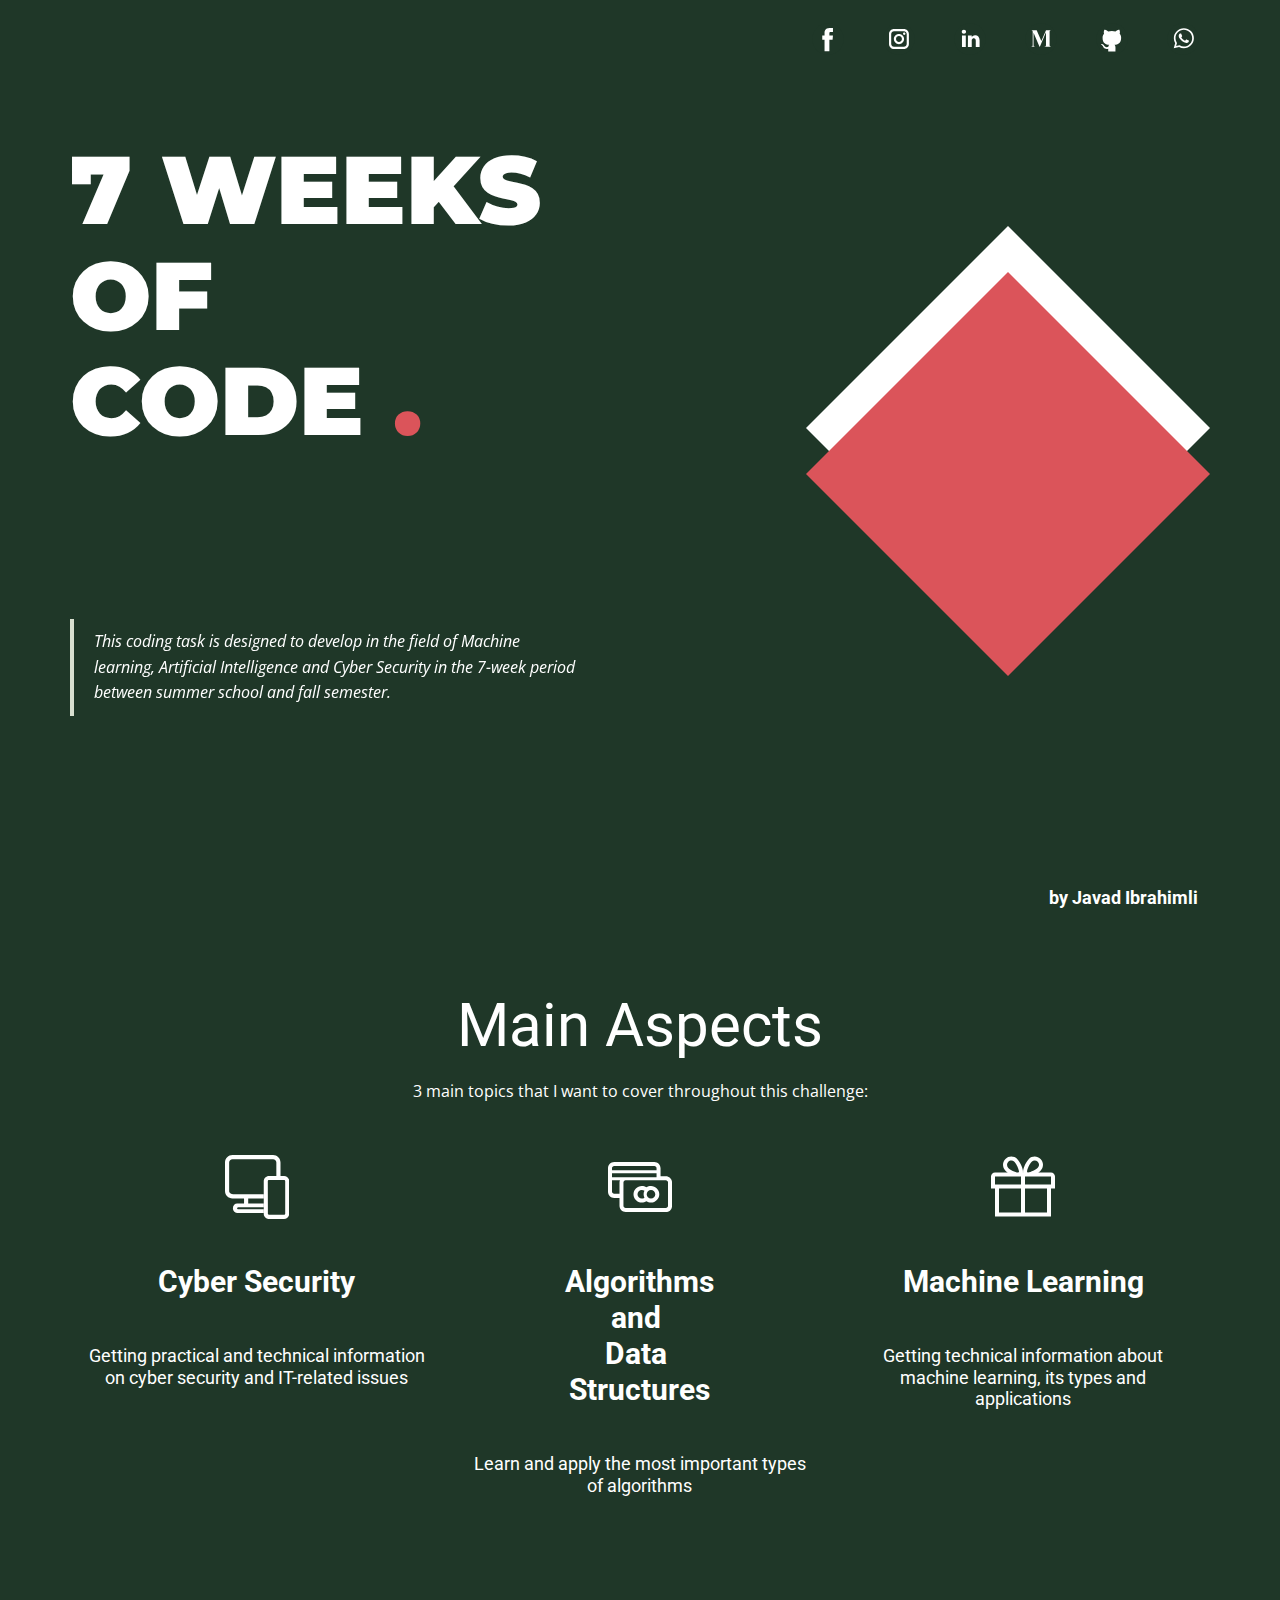
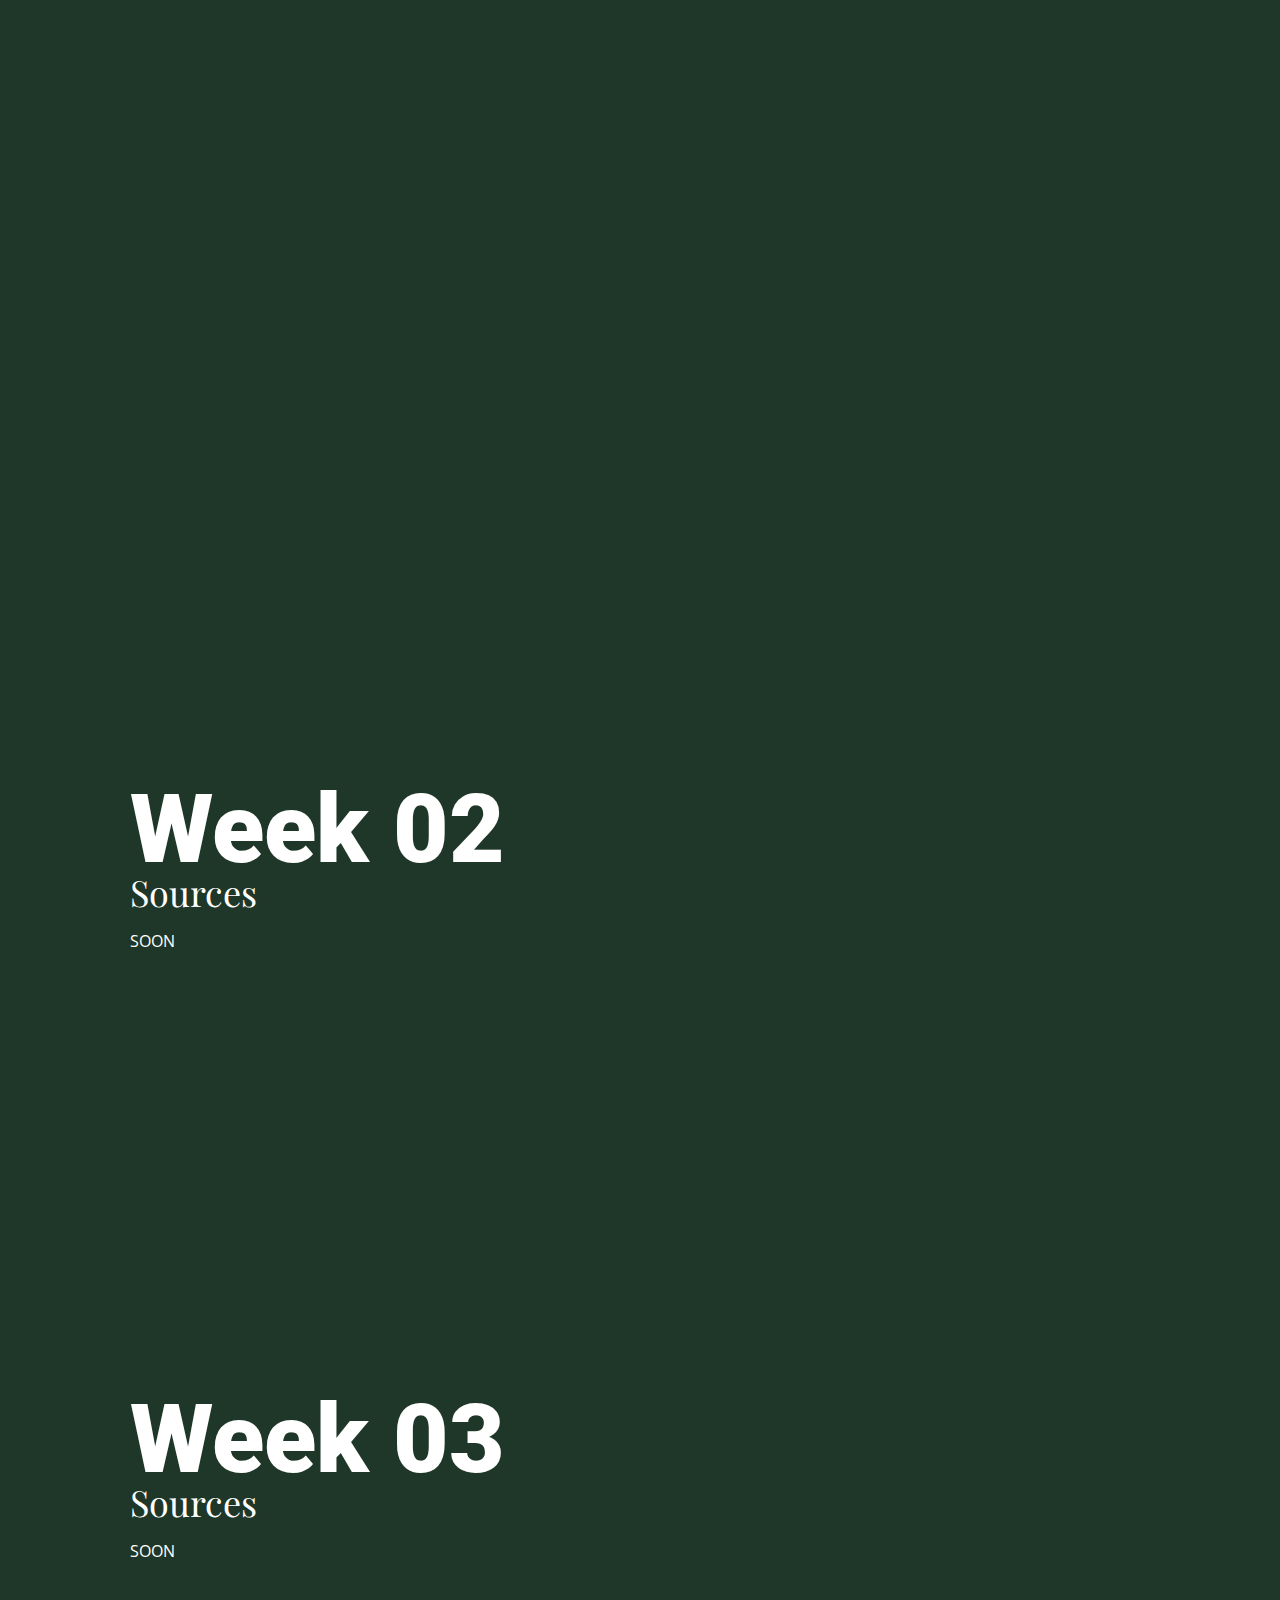
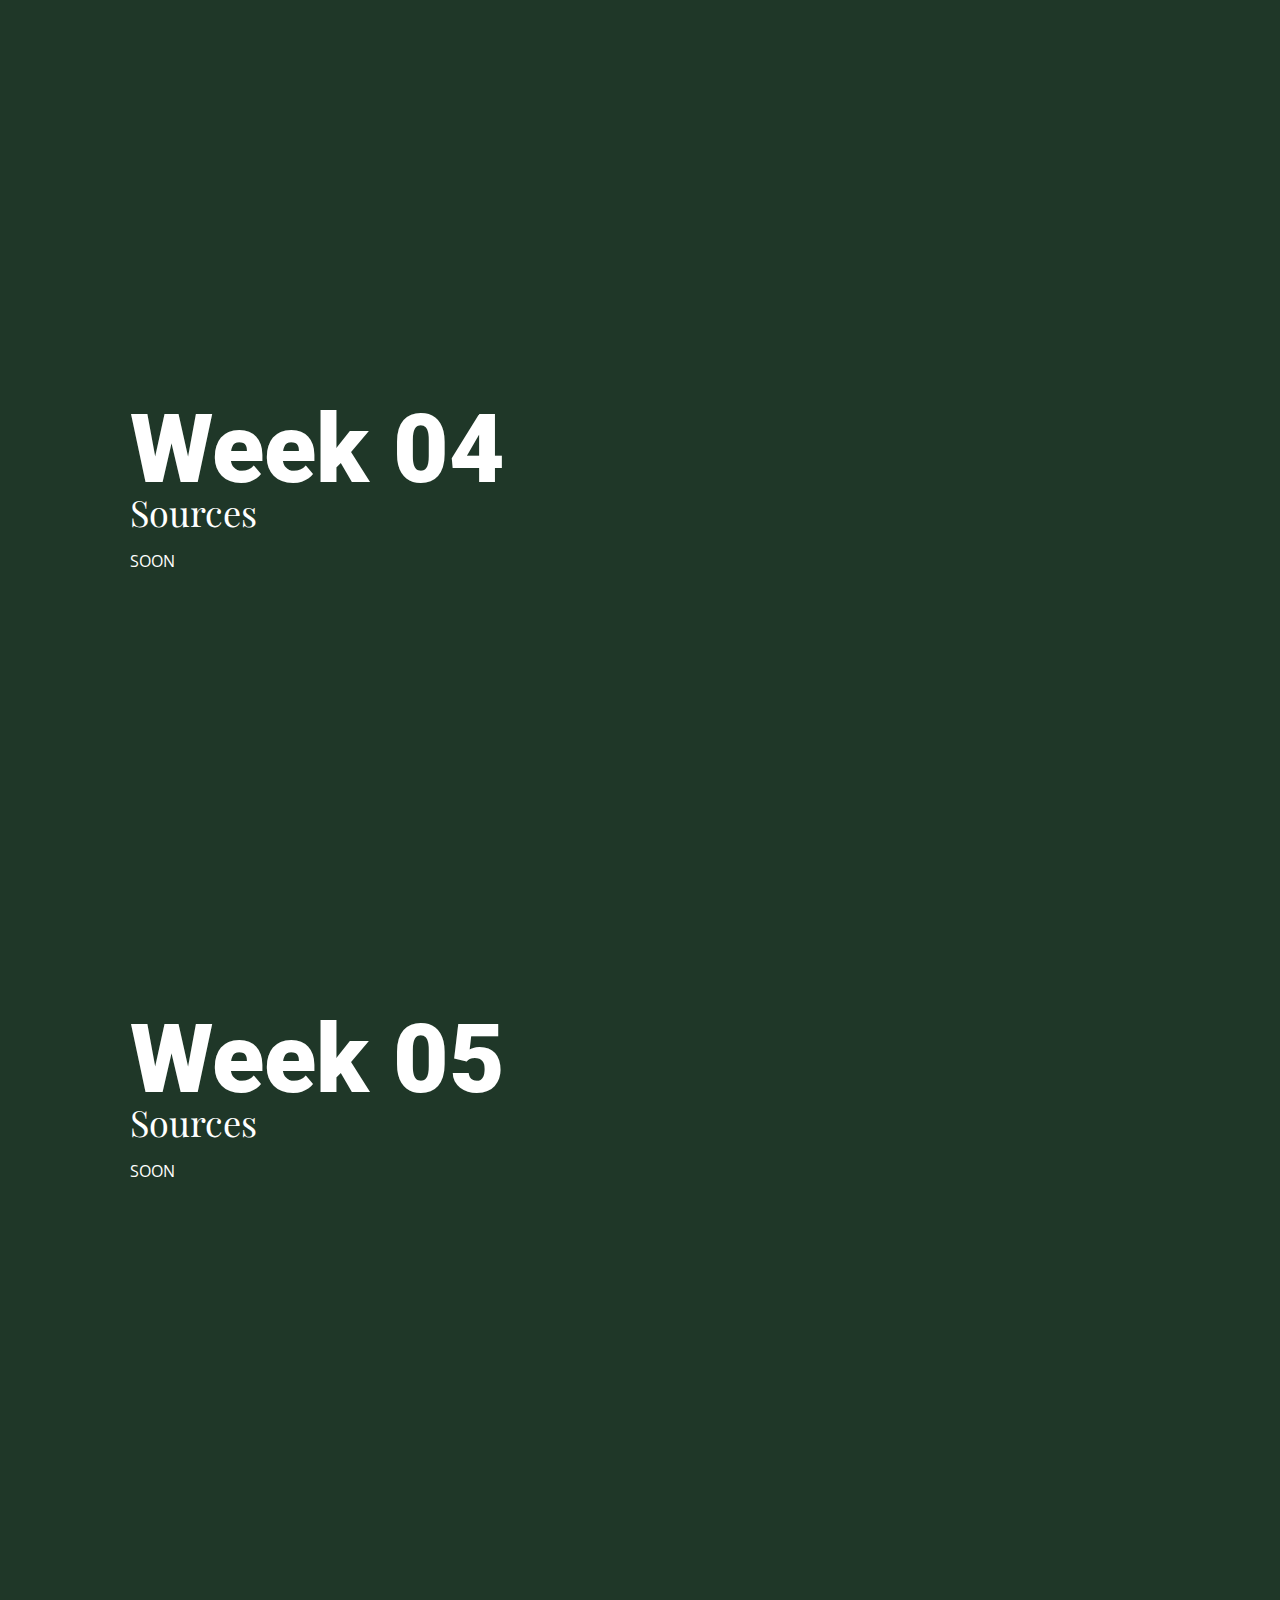
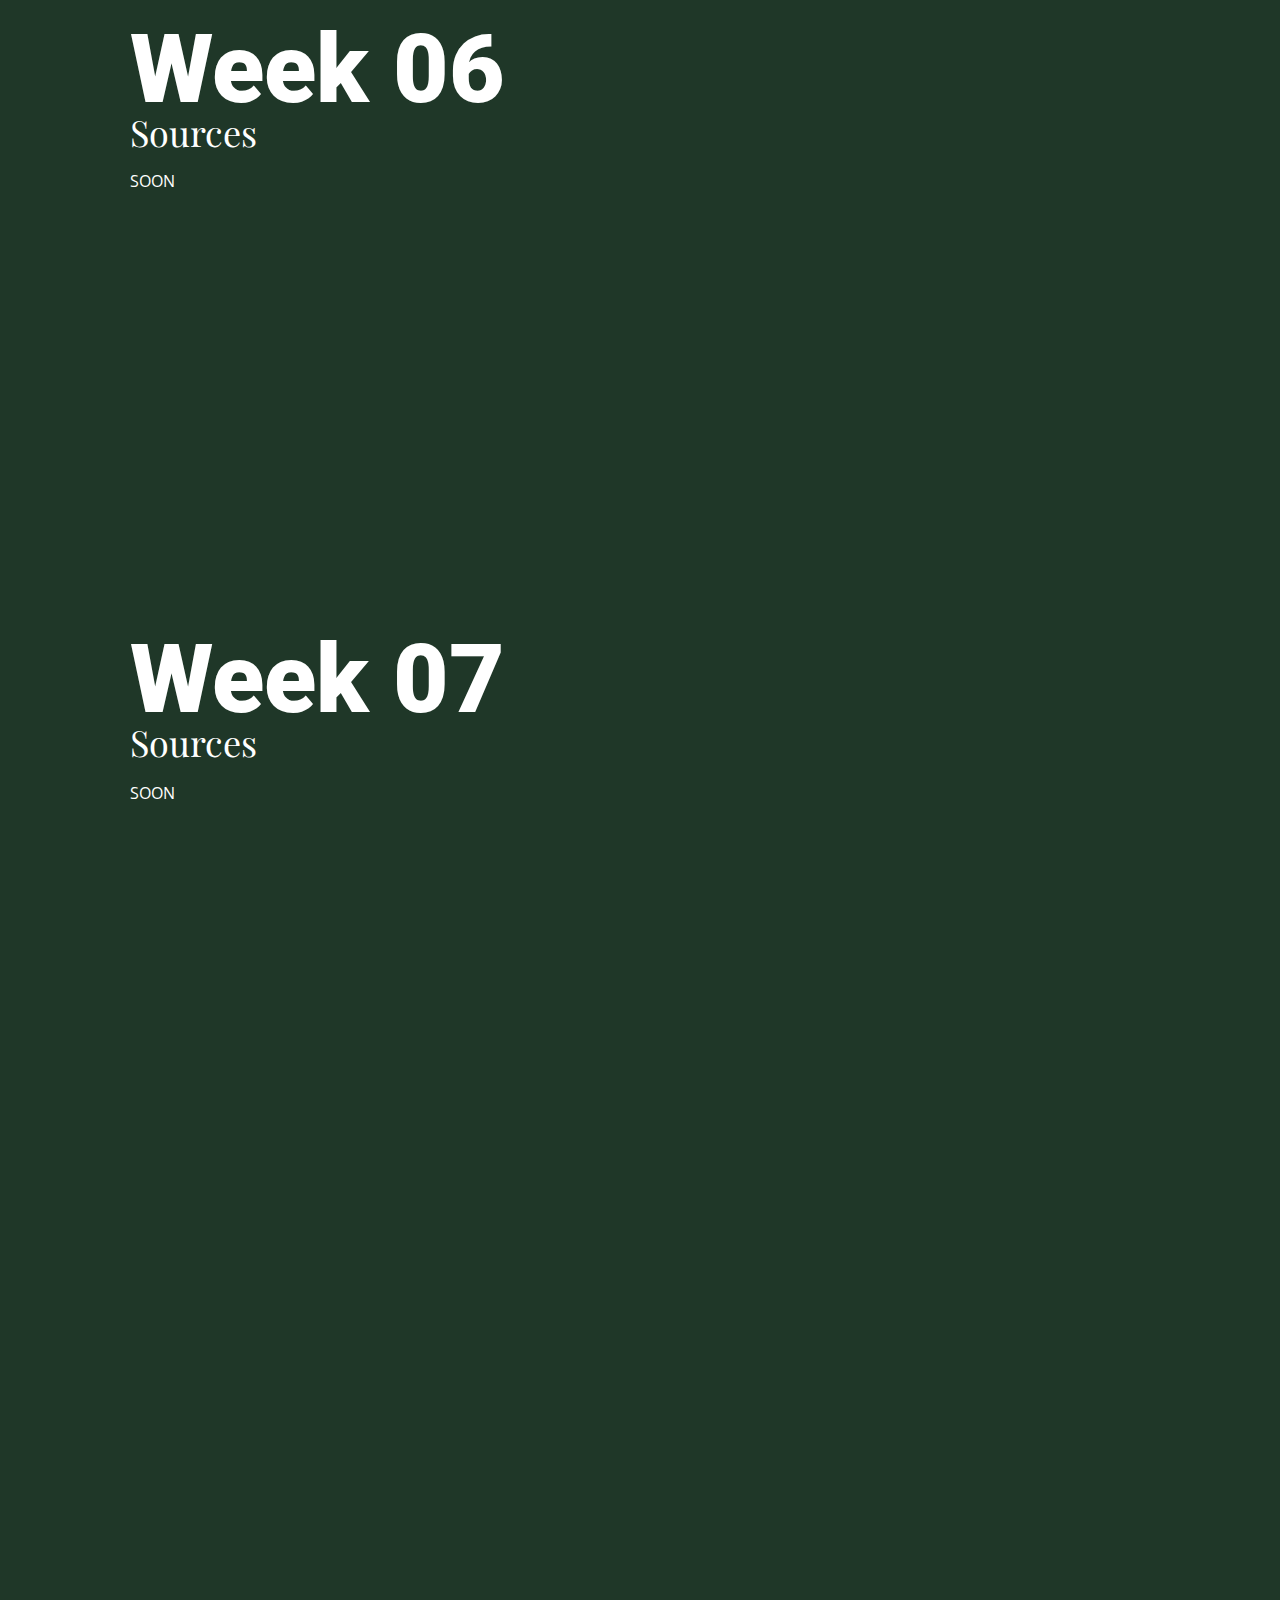
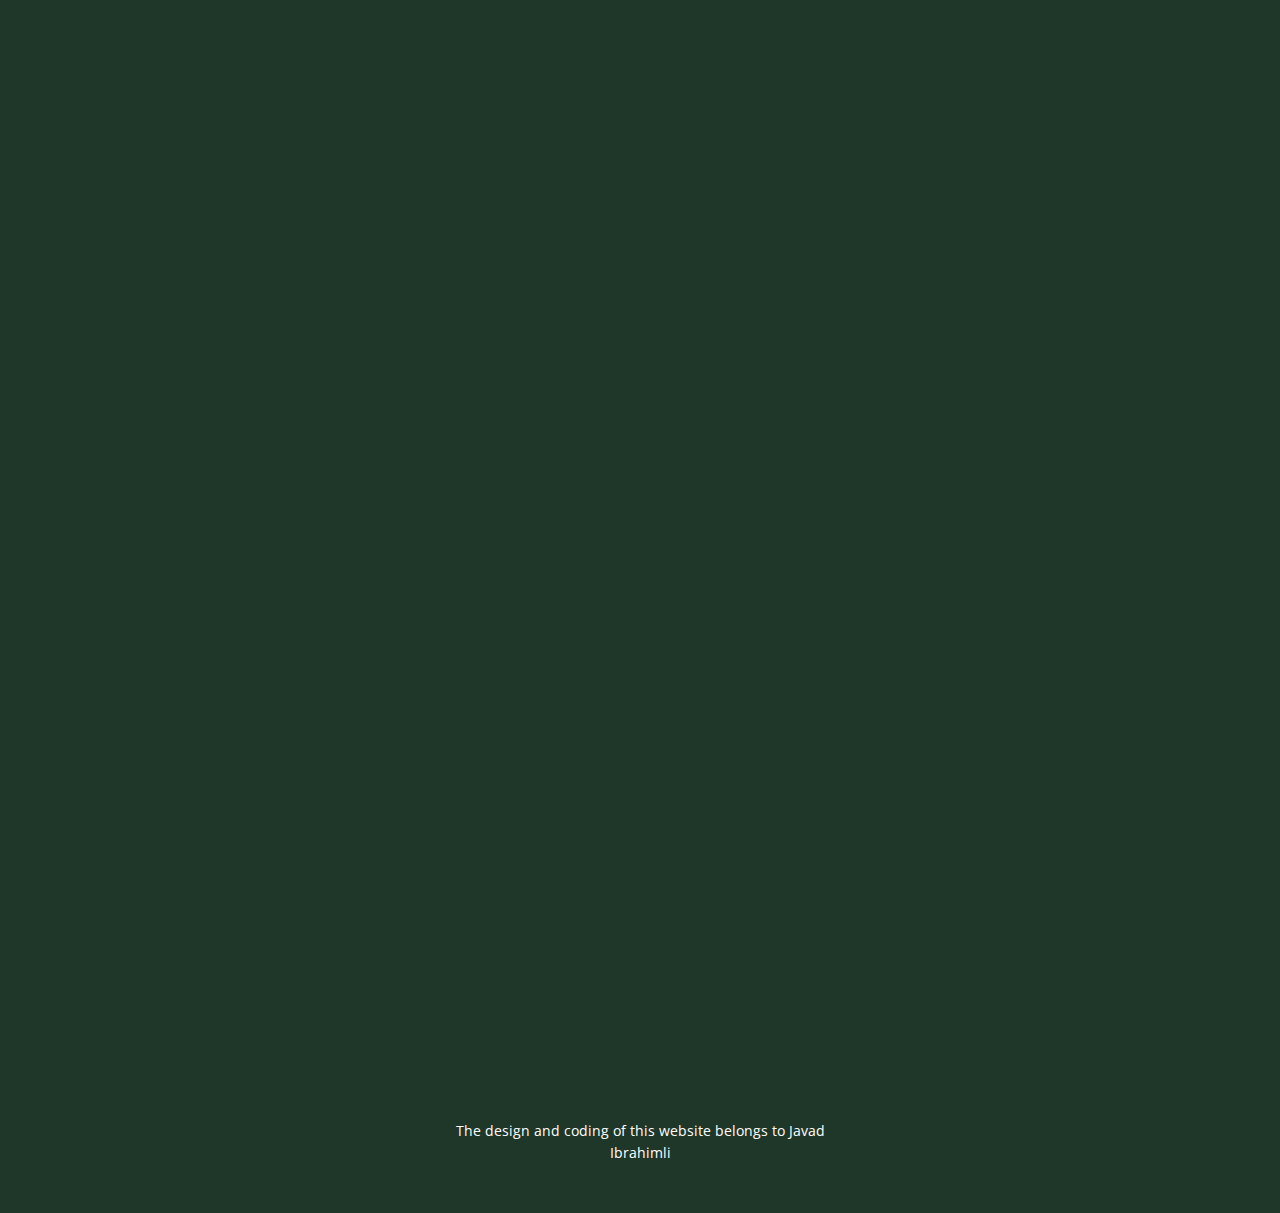
<file: index.html>
<!DOCTYPE html>
<html style="font-size: 16px;" lang="en"><head>
    <meta name="viewport" content="width=device-width, initial-scale=1.0">
    <meta charset="utf-8">
    <meta name="keywords" content="coding, programming, python, portfolio, project">
    <meta name="description" content="This coding task is designed to develop in the field of Machine learning, Artificial Intelligence and Cyber Security in the 7-week period between summer school and fall semester.">
    <title>7 Weeks of Code by Javad Ibrahimli</title>
    <link rel="stylesheet" href="nicepage.css" media="screen">
<link rel="stylesheet" href="Home.css" media="screen">
    <script class="u-script" type="text/javascript" src="jquery.js" "="" defer=""></script>
    <script class="u-script" type="text/javascript" src="nicepage.js" "="" defer=""></script>
    <meta name="generator" content="Nicepage 4.16.0, nicepage.com">
    <meta property="og:title" content="7 Weeks of Code">
    <meta property="og:description" content="This coding task is designed to develop in the field of Machine learning, Artificial Intelligence and Cyber Security in the 7-week period between summer school and fall semester.">
    <meta property="og:image" content="https://cavadibrahimli1.github.io/7weeksofcodebyjavad.github.io/images/evolution.jpg">
    <meta property="og:url" content="https://cavadibrahimli1.github.io/7weeksofcodebyjavad.github.io/">
    <link rel="canonical" href="https://cavadibrahimli1.github.io/7weeksofcodebyjavad.github.io/">
    <link id="u-theme-google-font" rel="stylesheet" href="https://fonts.googleapis.com/css?family=Roboto:100,100i,300,300i,400,400i,500,500i,700,700i,900,900i|Open+Sans:300,300i,400,400i,500,500i,600,600i,700,700i,800,800i">
    <link id="u-page-google-font" rel="stylesheet" href="https://fonts.googleapis.com/css?family=Montserrat:100,100i,200,200i,300,300i,400,400i,500,500i,600,600i,700,700i,800,800i,900,900i|Playfair+Display:400,400i,500,500i,600,600i,700,700i,800,800i,900,900i">
    
    
    
    
    
    
    
    
    
    
    
    
    <script type="application/ld+json">{
		"@context": "http://schema.org",
		"@type": "Organization",
		"name": "",
		"url": "https://cavadibrahimli1.github.io/7weeksofcodebyjavad.github.io/",
		"sameAs": [
				"https://www.facebook.com/cavad.ibrahimli.33/",
				"https://www.instagram.com/javad_ibrahiml1/?hl=tr",
				"https://www.linkedin.com/in/cavadibrahimli/",
				"https://cenabibrahimov.medium.com/",
				"https://github.com/cavadibrahimli1",
				"tel:+994503346372"
		]
}</script>
    <meta name="theme-color" content="#d8dfd0">
    <meta property="og:type" content="website">
  </head>
  <body data-home-page="Home.html" data-home-page-title="Home" class="u-body u-overlap u-overlap-contrast u-xl-mode" data-lang="en"><header class="u-clearfix u-header" id="sec-623e"><div class="u-align-left u-clearfix u-sheet u-valign-middle-lg u-valign-middle-md u-valign-middle-sm u-valign-middle-xl u-sheet-1">
        <div class="u-social-icons u-spacing-39 u-social-icons-1">
          <a class="u-social-url" title="facebook" target="_blank" href="https://www.facebook.com/cavad.ibrahimli.33/"><span class="u-icon u-social-facebook u-social-icon u-text-custom-color-1 u-icon-1"><svg class="u-svg-link" preserveAspectRatio="xMidYMin slice" viewBox="0 0 112 112" style=""><use xmlns:xlink="http://www.w3.org/1999/xlink" xlink:href="#svg-9e88"></use></svg><svg class="u-svg-content" viewBox="0 0 112 112" x="0" y="0" id="svg-9e88"><circle fill="currentColor" cx="56.1" cy="56.1" r="55"></circle><path fill="#FFFFFF" d="M73.5,31.6h-9.1c-1.4,0-3.6,0.8-3.6,3.9v8.5h12.6L72,58.3H60.8v40.8H43.9V58.3h-8V43.9h8v-9.2
c0-6.7,3.1-17,17-17h12.5v13.9H73.5z"></path></svg></span>
          </a>
          <a class="u-social-url" title="instagram" target="_blank" href="https://www.instagram.com/javad_ibrahiml1/?hl=tr"><span class="u-icon u-social-icon u-social-instagram u-text-custom-color-1 u-icon-2"><svg class="u-svg-link" preserveAspectRatio="xMidYMin slice" viewBox="0 0 112 112" style=""><use xmlns:xlink="http://www.w3.org/1999/xlink" xlink:href="#svg-a274"></use></svg><svg class="u-svg-content" viewBox="0 0 112 112" x="0" y="0" id="svg-a274"><circle fill="currentColor" cx="56.1" cy="56.1" r="55"></circle><path fill="#FFFFFF" d="M55.9,38.2c-9.9,0-17.9,8-17.9,17.9C38,66,46,74,55.9,74c9.9,0,17.9-8,17.9-17.9C73.8,46.2,65.8,38.2,55.9,38.2
z M55.9,66.4c-5.7,0-10.3-4.6-10.3-10.3c-0.1-5.7,4.6-10.3,10.3-10.3c5.7,0,10.3,4.6,10.3,10.3C66.2,61.8,61.6,66.4,55.9,66.4z"></path><path fill="#FFFFFF" d="M74.3,33.5c-2.3,0-4.2,1.9-4.2,4.2s1.9,4.2,4.2,4.2s4.2-1.9,4.2-4.2S76.6,33.5,74.3,33.5z"></path><path fill="#FFFFFF" d="M73.1,21.3H38.6c-9.7,0-17.5,7.9-17.5,17.5v34.5c0,9.7,7.9,17.6,17.5,17.6h34.5c9.7,0,17.5-7.9,17.5-17.5V38.8
C90.6,29.1,82.7,21.3,73.1,21.3z M83,73.3c0,5.5-4.5,9.9-9.9,9.9H38.6c-5.5,0-9.9-4.5-9.9-9.9V38.8c0-5.5,4.5-9.9,9.9-9.9h34.5
c5.5,0,9.9,4.5,9.9,9.9V73.3z"></path></svg></span>
          </a>
          <a class="u-social-url" target="_blank" data-type="LinkedIn" title="LinkedIn" href="https://www.linkedin.com/in/cavadibrahimli/"><span class="u-icon u-social-icon u-social-linkedin u-text-custom-color-1 u-icon-3"><svg class="u-svg-link" preserveAspectRatio="xMidYMin slice" viewBox="0 0 112 112" style=""><use xmlns:xlink="http://www.w3.org/1999/xlink" xlink:href="#svg-99ff"></use></svg><svg class="u-svg-content" viewBox="0 0 112 112" x="0" y="0" id="svg-99ff"><circle fill="currentColor" cx="56.1" cy="56.1" r="55"></circle><path fill="#FFFFFF" d="M41.3,83.7H27.9V43.4h13.4V83.7z M34.6,37.9L34.6,37.9c-4.6,0-7.5-3.1-7.5-7c0-4,3-7,7.6-7s7.4,3,7.5,7
            C42.2,34.8,39.2,37.9,34.6,37.9z M89.6,83.7H76.2V62.2c0-5.4-1.9-9.1-6.8-9.1c-3.7,0-5.9,2.5-6.9,4.9c-0.4,0.9-0.4,2.1-0.4,3.3v22.5
            H48.7c0,0,0.2-36.5,0-40.3h13.4v5.7c1.8-2.7,5-6.7,12.1-6.7c8.8,0,15.4,5.8,15.4,18.1V83.7z"></path></svg></span>
          </a>
          <a class="u-social-url" target="_blank" data-type="Medium" title="Medium" href="https://cenabibrahimov.medium.com/"><span class="u-icon u-social-icon u-social-medium u-text-custom-color-1 u-icon-4"><svg class="u-svg-link" preserveAspectRatio="xMidYMin slice" viewBox="0 0 112 112" style=""><use xmlns:xlink="http://www.w3.org/1999/xlink" xlink:href="#svg-5c64"></use></svg><svg class="u-svg-content" viewBox="0 0 112 112" x="0" y="0" id="svg-5c64"><circle fill="currentColor" cx="56.1" cy="56.1" r="55"></circle><path fill="#FFFFFF" d="M90.9,25.7L90.9,25.7L91,25H73.5L57.2,63.1L40.9,25H22v0.7h0.1c3.2,0.7,4.8,1.8,4.8,5.7v45.2
	c0,3.9-1.6,4.9-4.8,5.7H22V83h12.8v-0.7h-0.1c-3.2-0.7-4.8-1.8-4.8-5.7V34l20.9,48.9H52l21.5-50.3v45.1c-0.3,3.1-1.9,4-4.8,4.6h-0.1
	V83H91v-0.7h-0.1c-2.9-0.7-4.6-1.6-4.8-4.6V31.4l0,0C86.1,27.5,87.7,26.4,90.9,25.7"></path></svg></span>
          </a>
          <a class="u-social-url" target="_blank" data-type="Github" title="Github" href="https://github.com/cavadibrahimli1"><span class="u-icon u-social-github u-social-icon u-text-custom-color-1 u-icon-5"><svg class="u-svg-link" preserveAspectRatio="xMidYMin slice" viewBox="0 0 112 112" style=""><use xmlns:xlink="http://www.w3.org/1999/xlink" xlink:href="#svg-6086"></use></svg><svg class="u-svg-content" viewBox="0 0 112 112" x="0" y="0" id="svg-6086"><circle fill="currentColor" cx="56.1" cy="56.1" r="55"></circle><path fill="#FFFFFF" d="M88,51.3c0-5.5-1.9-10.2-5.3-13.7c0.6-1.3,2.3-6.5-0.5-13.5c0,0-4.2-1.4-14,5.3c-4.1-1.1-8.4-1.7-12.7-1.8
	c-4.3,0-8.7,0.6-12.7,1.8c-9.7-6.6-14-5.3-14-5.3c-2.8,7-1,12.2-0.5,13.5C25,41.2,23,45.7,23,51.3c0,19.6,11.9,23.9,23.3,25.2
	c-1.5,1.3-2.8,3.5-3.2,6.8c-3,1.3-10.2,3.6-14.9-4.3c0,0-2.7-4.9-7.8-5.3c0,0-5-0.1-0.4,3.1c0,0,3.3,1.6,5.6,7.5c0,0,3,9.1,17.2,6
	c0,4.3,0.1,8.3,0.1,9.5h25.2c0-1.7,0.1-7.2,0.1-14c0-4.7-1.7-7.9-3.4-9.4C76,75.2,88,70.9,88,51.3z"></path></svg></span>
          </a>
          <a class="u-social-url" target="_blank" data-type="Whatsapp" title="Whatsapp" href="tel:+994503346372"><span class="u-icon u-social-icon u-social-whatsapp u-text-custom-color-1 u-icon-6"><svg class="u-svg-link" preserveAspectRatio="xMidYMin slice" viewBox="0 0 112 112" style=""><use xmlns:xlink="http://www.w3.org/1999/xlink" xlink:href="#svg-8030"></use></svg><svg class="u-svg-content" viewBox="0 0 112 112" x="0" y="0" id="svg-8030"><circle fill="currentColor" cx="56.1" cy="56.1" r="55"></circle><path fill="#FFFFFF" d="M83.8,28.3C77.2,21.7,68.4,18,59,18c-19.3,0-35.1,15.7-35.1,35.1c0,6.2,1.6,12.2,4.7,17.5l-5,18.2L42.2,84
	c5.1,2.8,10.9,4.3,16.8,4.3h0l0,0c19.3,0,35.1-15.7,35.1-35.1C94.1,43.8,90.5,35,83.8,28.3 M59,82.3L59,82.3
	c-5.2,0-10.4-1.4-14.9-4.1l-1.1-0.6l-11,2.9L35,69.8l-0.7-1.1c-2.9-4.6-4.5-10-4.5-15.5C29.8,37,42.9,24,59,24
	c7.8,0,15.1,3,20.6,8.6c5.5,5.5,8.5,12.8,8.5,20.6C88.2,69.2,75.1,82.3,59,82.3 M75,60.5c-0.9-0.4-5.2-2.6-6-2.9
	c-0.8-0.3-1.4-0.4-2,0.4s-2.3,2.9-2.8,3.4c-0.5,0.6-1,0.7-1.9,0.2c-0.9-0.4-3.7-1.4-7.1-4.4c-2.6-2.3-4.4-5.2-4.9-6.1
	c-0.5-0.9-0.1-1.4,0.4-1.8c0.4-0.4,0.9-1,1.3-1.5c0.4-0.5,0.6-0.9,0.9-1.5c0.3-0.6,0.1-1.1-0.1-1.5c-0.2-0.4-2-4.8-2.7-6.5
	c-0.7-1.7-1.4-1.5-2-1.5c-0.5,0-1.1,0-1.7,0c-0.6,0-1.5,0.2-2.3,1.1c-0.8,0.9-3.1,3-3.1,7.3c0,4.3,3.1,8.5,3.6,9.1
	c0.4,0.6,6.2,9.4,15,13.2c2.1,0.9,3.7,1.4,5,1.8c2.1,0.7,4,0.6,5.5,0.3c1.7-0.3,5.2-2.1,5.9-4.2c0.7-2,0.7-3.8,0.5-4.2
	C76.5,61.1,75.9,60.9,75,60.5"></path></svg></span>
          </a>
        </div>
      </div></header>
    <section class="u-align-left u-clearfix u-custom-color-1 u-section-1" id="carousel_3129">
      <div class="u-clearfix u-sheet u-sheet-1">
        <h1 class="u-align-left u-custom-font u-font-montserrat u-text u-text-body-alt-color u-text-1" data-animation-name="flipIn" data-animation-duration="1000" data-animation-direction="X"> 7 Weeks&nbsp;<br>of&nbsp;<br>code&nbsp;<span class="u-text-palette-2-base">.</span>
        </h1>
        <div class="u-align-left u-shape u-shape-svg u-text-white u-shape-1">
          <svg class="u-svg-link" preserveAspectRatio="none" viewBox="0 0 160 160" style=""><use xmlns:xlink="http://www.w3.org/1999/xlink" xlink:href="#svg-6c37"></use></svg>
          <svg class="u-svg-content" viewBox="0 0 160 160" x="0px" y="0px" id="svg-6c37"><path d="M160,80l-80,80L0,80L80,0L160,80z"></path></svg>
        </div>
        <div class="u-shape u-shape-svg u-text-palette-2-base u-shape-2">
          <svg class="u-svg-link" preserveAspectRatio="none" viewBox="0 0 160 160" style=""><use xmlns:xlink="http://www.w3.org/1999/xlink" xlink:href="#svg-2257"></use></svg>
          <svg class="u-svg-content" viewBox="0 0 160 160" x="0px" y="0px" id="svg-2257"><path d="M160,80l-80,80L0,80L80,0L160,80z"></path></svg>
        </div>
        <blockquote class="u-align-left u-text u-text-2" data-animation-name="flipIn" data-animation-duration="1000" data-animation-direction="X"> This coding task is designed to develop in the field of&nbsp;Machine learning,&nbsp;Artificial Intelligence&nbsp;and&nbsp;Cyber Security&nbsp;in the 7-week period between summer school and fall semester.</blockquote>
        <h1 class="u-align-left u-text u-text-3">by Javad Ibrahimli</h1>
      </div>
    </section>
    <section class="u-clearfix u-custom-color-1 u-section-2" id="sec-814a">
      <div class="u-clearfix u-sheet u-sheet-1">
        <h2 class="u-align-center u-text u-text-default u-text-1">Main Aspects</h2>
        <p class="u-align-center u-text u-text-2"> 3 main topics that I want to cover throughout this challenge:</p>
        <div class="u-expanded-width u-list u-list-1">
          <div class="u-repeater u-repeater-1">
            <div class="u-align-center u-container-style u-list-item u-repeater-item">
              <div class="u-container-layout u-similar-container u-container-layout-1"><span class="u-icon u-icon-circle u-icon-1"><svg class="u-svg-link" preserveAspectRatio="xMidYMin slice" viewBox="0 0 128 128" style=""><use xmlns:xlink="http://www.w3.org/1999/xlink" xlink:href="#svg-32d3"></use></svg><svg class="u-svg-content" viewBox="0 0 128 128" id="svg-32d3"><path d="m26.4 108.7c-1.2 0-2.2-1-2.2-2.2s1-2.2 4.7-2.2h48.7v-7.4h-31.2v-9.9h31.2v-8.4h-58.7c-7.7 0-10.6-3-10.6-6.6v-57.1c0-3.7 3-6.6 6.6-6.6h81.2c3.7 0 6.6 3 6.6 6.6v27h8.3v-27c0-8.2-6.7-14.9-14.9-14.9h-81.2c-8.2 0-14.9 6.7-14.9 14.9v57.1c0 8.2 6.7 14.9 14.9 14.9h23.2v10.1h-13.8c-4.3 0-8.5 3.7-8.5 9.5v0.2c0 4.6 3.7 9.3 8.3 9.3h53.5v-7.3h-51.2z"></path><path d="m118 41.9h-30c-5.8 0-10.5 4.7-10.5 10.6 0 0 0.1 66.3 0.1 66.4 0 4.3 5.1 9 10.4 9h30c5.6 0 10.2-4.4 10.5-10.1v-65.3c0-5.9-4.7-10.6-10.5-10.6zm2.4 75.5c-0.1 1.3-1.1 2.3-2.4 2.3h-30c-1 0-1.9-0.7-2.2-1.6l-0.2-65.6c0-1.3 1.1-2.4 2.4-2.4h30c1.3 0 2.4 1.1 2.4 2.4v64.9z"></path></svg>
            
            
          </span>
                <h3 class="u-text u-text-default u-text-3">Cyber Security</h3>
                <h6 class="u-text u-text-default u-text-4"> Getting practical and technical information on cyber security and IT-related issues<span style="font-weight: 700;"></span>
                </h6>
              </div>
            </div>
            <div class="u-align-center u-container-style u-list-item u-repeater-item">
              <div class="u-container-layout u-similar-container u-container-layout-2"><span class="u-icon u-icon-circle u-icon-2"><svg class="u-svg-link" preserveAspectRatio="xMidYMin slice" viewBox="0 0 128 128" style=""><use xmlns:xlink="http://www.w3.org/1999/xlink" xlink:href="#svg-41f3"></use></svg><svg class="u-svg-content" viewBox="0 0 128 128" id="svg-41f3"><path d="m92.7 22c2.4 0 4.4 2 4.4 4.5v4.2h-89.1v-4.2c0-2.5 2-4.5 4.4-4.5h80.3m4.4 14.6v7.8h-61.8-0.6-26.7v-7.8h89.1m18.5 13.7c2.4 0 4.4 2 4.4 4.5v46.7c0 2.5-2 4.5-4.4 4.5h-80.3c-2.4 0-4.4-2-4.4-4.5v-46.7c0-2.3 1.8-4.3 4.1-4.4l80.6-0.1m-91.6 0.1c-0.6 1.3-1 2.9-1 4.4v22.9h-10.6c-2.4 0-4.4-2-4.4-4.5v-22.8h18m66.7-36.4h-80.3c-6.8 0-12.4 5.6-12.4 12.5v46.8c0 6.9 5.6 12.5 12.4 12.5h10.6v15.9c0 6.9 5.6 12.5 12.4 12.5h80.3c6.8 0 12.4-5.6 12.4-12.5v-46.7c0-6.9-5.6-12.5-12.4-12.5h-10.6v-15.9c-0.1-7-5.6-12.6-12.4-12.6z"></path><path d="m67.6 69.9c2 0 3.8 0.7 5.3 1.8-1.1 2-1.7 4.3-1.7 6.8 0 2.4 0.6 4.7 1.7 6.8-1.5 1.2-3.4 1.8-5.3 1.8-4.7 0-8.6-3.9-8.6-8.6s3.8-8.6 8.6-8.6m18.4 0c4.7 0 8.6 3.9 8.6 8.6s-3.9 8.6-8.6 8.6-8.6-3.9-8.6-8.6 3.8-8.6 8.6-8.6m-18.4-8c-9.2 0-16.6 7.5-16.6 16.6 0 9.2 7.5 16.6 16.6 16.6 3.3 0 6.5-1 9.2-2.8 2.6 1.8 5.8 2.8 9.2 2.8 9.2 0 16.6-7.5 16.6-16.6 0-9.2-7.5-16.6-16.6-16.6-3.4 0-6.6 1-9.2 2.8-2.7-1.8-6-2.8-9.2-2.8z"></path></svg>
            
            
          </span>
                <h3 class="u-text u-text-default u-text-5">Algorithms<br>and&nbsp;<br>Data&nbsp;<br>Structures
                </h3>
                <h6 class="u-text u-text-default u-text-6"> Learn and apply the most important types of algorithms</h6>
              </div>
            </div>
            <div class="u-align-center u-container-style u-list-item u-repeater-item">
              <div class="u-container-layout u-similar-container u-container-layout-3"><span class="u-icon u-icon-circle u-icon-3"><svg class="u-svg-link" preserveAspectRatio="xMidYMin slice" viewBox="0 0 128 128" style=""><use xmlns:xlink="http://www.w3.org/1999/xlink" xlink:href="#svg-65e5"></use></svg><svg class="u-svg-content" viewBox="0 0 128 128" id="svg-65e5"><path d="m40.6 11c2.3 0 4.4 0.9 6.1 2.5 5.4 5.4 10.8 19.2 8.9 21.2 0 0-0.3 0.3-1.5 0.3-5.5 0-16.1-5.7-19.5-9.2-3.4-3.4-3.4-8.9 0-12.2 1.5-1.7 3.7-2.6 6-2.6m46.8 0.1c2.2 0 4.4 0.8 6.1 2.4 3.4 3.4 3.4 8.9 0 12.2-3.4 3.5-14 9.2-19.5 9.2-1.1 0-1.5-0.3-1.5-0.3-1.9-1.9 3.5-15.7 8.9-21.2 1.6-1.5 3.8-2.3 6-2.3m32.6 32.1v16h-52v-16h52m-60 0v16h-52v-16h52m52 23.9v47.9h-44v-47.9h44m-52 0v47.9h-44v-47.9h44m-19.4-64.1c-4.4 0-8.6 1.7-11.7 4.9-6.5 6.5-6.5 17 0 23.5 1.2 1.2 2.8 2.5 4.7 3.8h-25.6c-4.4 0-8 3.6-8 8v24h8v55.8h112v-55.9h8v-24c0-4.4-3.6-8-8-8h-25.6c1.9-1.3 3.6-2.6 4.7-3.8 6.5-6.5 6.5-17 0-23.5-3-3-7.3-4.8-11.7-4.8s-8.7 1.7-11.7 4.8c-4.6 4.6-7.8 11.7-8.9 14.5-2.2 5.4-3 9.5-2.5 12.8h-0.5c0.5-3.2-0.4-7.4-2.5-12.8-1.2-2.8-4.3-9.9-8.9-14.5-3.2-3.1-7.4-4.8-11.8-4.8z"></path></svg>
            
            
          </span>
                <h3 class="u-text u-text-default u-text-7">Machine Learning</h3>
                <h6 class="u-text u-text-default u-text-8"> Getting technical information about machine learning, its types and applications</h6>
              </div>
            </div>
          </div>
        </div>
      </div>
    </section>
    <section class="u-align-center u-clearfix u-custom-color-1 u-section-3" id="carousel_21d5">
      <div class="u-clearfix u-sheet u-sheet-1">
        <div class="u-clearfix u-gutter-30 u-layout-wrap u-layout-wrap-1">
          <div class="u-gutter-0 u-layout">
            <div class="u-layout-row">
              <div class="u-align-left u-container-style u-layout-cell u-left-cell u-size-60 u-layout-cell-1" data-animation-name="customAnimationIn" data-animation-duration="1000">
                <div class="u-container-layout u-container-layout-1">
                  <h1 class="u-text u-text-body-alt-color u-text-1" data-animation-name="customAnimationIn" data-animation-duration="1000">Week 01</h1>
                  <h4 class="u-text u-text-2">
                    <span style="font-weight: 700;"> Books I read to improve my coding and thinking skills:</span>
                    <br>
                    <br>-&nbsp;<a href="https://www.amazon.com.tr/Refactoring-Improving-Existing-Addison-Wesley-Signature/dp/0134757599" rel="nofollow" class="u-active-none u-border-none u-btn u-button-style u-hover-none u-none u-text-palette-1-base u-btn-1">Refactoring: Improving the Design of Existing Code (Addison-Wesley Signature Series (Fowler))</a>
                    <br>-&nbsp;<a href="https://www.amazon.com.tr/Cracking-Coding-Interview-6th-Programming/dp/0984782850" rel="nofollow" class="u-active-none u-border-none u-btn u-button-style u-hover-none u-none u-text-palette-1-base u-btn-2">Cracking the Coding Interview, 6th Edition: 189 Programming Questions and Solutions</a>
                    <br>
                    <br>
                    <span style="font-weight: 700;">Coding Platforms : HackerRank, LeetCode, Coderbyte, Codility, Studytonight, Excersim, Codewars</span>
                    <br>
                    <br>-&nbsp;<a href="https://github.com/cavadibrahimli1/HackerRank-Python" class="u-active-none u-border-none u-btn u-button-style u-hover-none u-none u-text-palette-1-base u-btn-3">HackerRank Solutions</a>
                    <br>-&nbsp;<a href="https://github.com/cavadibrahimli1/Leetcode_75" class="u-active-none u-border-none u-btn u-button-style u-hover-none u-none u-text-palette-1-base u-btn-4">LeetCode Solutions</a>
                  </h4>
                </div>
              </div>
            </div>
          </div>
        </div>
      </div>
    </section>
    <section class="u-align-center u-clearfix u-custom-color-1 u-section-4" id="carousel_0f99">
      <div class="u-clearfix u-sheet u-valign-middle u-sheet-1">
        <div class="u-clearfix u-expanded-width u-gutter-30 u-layout-wrap u-layout-wrap-1">
          <div class="u-gutter-0 u-layout">
            <div class="u-layout-row">
              <div class="u-align-left u-container-style u-layout-cell u-left-cell u-size-60 u-layout-cell-1">
                <div class="u-container-layout u-valign-top u-container-layout-1">
                  <h1 class="u-text u-text-body-alt-color u-text-1">Week 02</h1>
                  <h2 class="u-custom-font u-font-playfair-display u-text u-text-2">Sources</h2>
                  <p class="u-text u-text-3">SOON</p>
                </div>
              </div>
            </div>
          </div>
        </div>
      </div>
    </section>
    <section class="u-align-center u-clearfix u-custom-color-1 u-section-5" id="carousel_7f6e">
      <div class="u-clearfix u-sheet u-valign-middle u-sheet-1">
        <div class="u-clearfix u-expanded-width u-gutter-30 u-layout-wrap u-layout-wrap-1">
          <div class="u-gutter-0 u-layout">
            <div class="u-layout-row">
              <div class="u-align-left u-container-style u-layout-cell u-left-cell u-size-60 u-layout-cell-1">
                <div class="u-container-layout u-valign-top u-container-layout-1">
                  <h1 class="u-text u-text-body-alt-color u-text-1">Week 03</h1>
                  <h2 class="u-custom-font u-font-playfair-display u-text u-text-2">Sources</h2>
                  <p class="u-text u-text-3">SOON</p>
                </div>
              </div>
            </div>
          </div>
        </div>
      </div>
    </section>
    <section class="u-align-center u-clearfix u-custom-color-1 u-section-6" id="carousel_5f2a">
      <div class="u-clearfix u-sheet u-valign-middle u-sheet-1">
        <div class="u-clearfix u-expanded-width u-gutter-30 u-layout-wrap u-layout-wrap-1">
          <div class="u-gutter-0 u-layout">
            <div class="u-layout-row">
              <div class="u-align-left u-container-style u-layout-cell u-left-cell u-size-60 u-layout-cell-1">
                <div class="u-container-layout u-valign-top u-container-layout-1">
                  <h1 class="u-text u-text-body-alt-color u-text-1">Week 04</h1>
                  <h2 class="u-custom-font u-font-playfair-display u-text u-text-2">Sources</h2>
                  <p class="u-text u-text-3">SOON<br>
                    <br>
                  </p>
                </div>
              </div>
            </div>
          </div>
        </div>
      </div>
    </section>
    <section class="u-align-center u-clearfix u-custom-color-1 u-section-7" id="carousel_684d">
      <div class="u-clearfix u-sheet u-valign-middle u-sheet-1">
        <div class="u-clearfix u-expanded-width u-gutter-30 u-layout-wrap u-layout-wrap-1">
          <div class="u-gutter-0 u-layout">
            <div class="u-layout-row">
              <div class="u-align-left u-container-style u-layout-cell u-left-cell u-size-60 u-layout-cell-1">
                <div class="u-container-layout u-valign-top u-container-layout-1">
                  <h1 class="u-text u-text-body-alt-color u-text-1">Week 05</h1>
                  <h2 class="u-custom-font u-font-playfair-display u-text u-text-2">Sources</h2>
                  <p class="u-text u-text-3">SOON</p>
                </div>
              </div>
            </div>
          </div>
        </div>
      </div>
    </section>
    <section class="u-align-center u-clearfix u-custom-color-1 u-section-8" id="carousel_c2e1">
      <div class="u-clearfix u-sheet u-valign-middle u-sheet-1">
        <div class="u-clearfix u-expanded-width u-gutter-30 u-layout-wrap u-layout-wrap-1">
          <div class="u-gutter-0 u-layout">
            <div class="u-layout-row">
              <div class="u-align-left u-container-style u-layout-cell u-left-cell u-size-60 u-layout-cell-1">
                <div class="u-container-layout u-valign-top u-container-layout-1">
                  <h1 class="u-text u-text-body-alt-color u-text-1">Week 06</h1>
                  <h2 class="u-custom-font u-font-playfair-display u-text u-text-2">Sources</h2>
                  <p class="u-text u-text-3">SOON</p>
                </div>
              </div>
            </div>
          </div>
        </div>
      </div>
    </section>
    <section class="u-align-center u-clearfix u-custom-color-1 u-section-9" id="carousel_7665">
      <div class="u-clearfix u-sheet u-valign-middle u-sheet-1">
        <div class="u-clearfix u-expanded-width u-gutter-30 u-layout-wrap u-layout-wrap-1">
          <div class="u-gutter-0 u-layout">
            <div class="u-layout-row">
              <div class="u-align-left u-container-style u-layout-cell u-left-cell u-size-60 u-layout-cell-1">
                <div class="u-container-layout u-valign-top u-container-layout-1">
                  <h1 class="u-text u-text-body-alt-color u-text-1">Week 07</h1>
                  <h2 class="u-custom-font u-font-playfair-display u-text u-text-2">Sources</h2>
                  <p class="u-text u-text-3">SOON</p>
                </div>
              </div>
            </div>
          </div>
        </div>
      </div>
    </section>
    <section class="u-align-center u-clearfix u-custom-color-1 u-section-10" id="sec-de9a">
      <div class="u-clearfix u-sheet u-sheet-1">
        <h1 class="u-align-left u-text u-text-default u-text-1" data-animation-name="customAnimationIn" data-animation-duration="1000">Special thanks to</h1>
        <p class="u-text u-text-2" data-animation-name="customAnimationIn" data-animation-duration="1000"> Some of the companies whose products I used in this challenge</p>
        <div class="u-clearfix u-gutter-20 u-layout-wrap u-layout-wrap-1">
          <div class="u-gutter-0 u-layout">
            <div class="u-layout-col">
              <div class="u-size-30">
                <div class="u-layout-row">
                  <div class="u-container-style u-layout-cell u-left-cell u-size-20 u-size-60-md u-layout-cell-1">
                    <div class="u-container-layout u-container-layout-1">
                      <img class="u-image u-image-1" src="images/image.png" data-image-width="2560" data-image-height="956" data-animation-name="customAnimationIn" data-animation-duration="1000">
                    </div>
                  </div>
                  <div class="u-container-style u-layout-cell u-size-20 u-size-30-md u-layout-cell-2">
                    <div class="u-container-layout u-valign-bottom-lg u-valign-bottom-md u-valign-bottom-sm u-valign-bottom-xl u-container-layout-2">
                      <img class="u-image u-image-default u-preserve-proportions u-image-2" src="images/image1.png" alt="" data-image-width="512" data-image-height="512" data-animation-name="customAnimationIn" data-animation-duration="1000">
                    </div>
                  </div>
                  <div class="u-align-left u-container-style u-layout-cell u-right-cell u-size-20 u-size-30-md u-layout-cell-3">
                    <div class="u-container-layout u-valign-middle u-container-layout-3">
                      <img class="u-image u-image-default u-preserve-proportions u-image-3" src="images/image2.png" alt="" data-image-width="2048" data-image-height="2048" data-animation-name="customAnimationIn" data-animation-duration="1000">
                    </div>
                  </div>
                </div>
              </div>
              <div class="u-size-30">
                <div class="u-layout-row">
                  <div class="u-align-left u-container-style u-layout-cell u-left-cell u-size-30 u-layout-cell-4">
                    <div class="u-container-layout u-valign-middle u-container-layout-4">
                      <img class="u-image u-image-default u-image-4" src="images/image4.png" alt="" data-image-width="2600" data-image-height="1485" data-animation-name="customAnimationIn" data-animation-duration="1000">
                    </div>
                  </div>
                  <div class="u-container-style u-layout-cell u-right-cell u-size-30 u-layout-cell-5">
                    <div class="u-container-layout u-valign-top u-container-layout-5">
                      <img class="u-expanded-width u-image u-image-default u-image-5" src="images/image5.png" alt="" data-image-width="1920" data-image-height="1080" data-animation-name="customAnimationIn" data-animation-duration="1000">
                    </div>
                  </div>
                </div>
              </div>
            </div>
          </div>
        </div>
      </div>
    </section>
    <section class="u-align-center u-clearfix u-custom-color-1 u-section-11" id="carousel_5964">
      <div class="u-clearfix u-sheet u-sheet-1">
        <h2 class="u-custom-font u-font-montserrat u-text u-text-1" data-animation-name="customAnimationIn" data-animation-duration="1000">Creator</h2>
        <div class="u-align-center u-container-style u-custom-color-1 u-group u-group-1" data-animation-name="customAnimationIn" data-animation-duration="1000" data-animation-direction="">
          <div class="u-container-layout u-valign-middle u-container-layout-1">
            <div class="u-image u-image-circle u-preserve-proportions u-image-1" alt="" data-image-width="1080" data-image-height="810"></div>
            <h3 class="u-custom-font u-font-montserrat u-text u-text-default u-text-2">Javad Ibrahimli</h3>
            <p class="u-custom-item u-text u-text-3">Electronics and Communication Engineering student @ ITU | 2 x IBM Champion Learner Gold | Google certified IT Support Enthusiast | IBM certified Co-Creator | Article writer |</p>
          </div>
        </div>
      </div>
    </section>
    
    
    <footer class="u-align-center u-clearfix u-custom-color-1 u-footer u-footer" id="sec-55c8"><div class="u-clearfix u-sheet u-valign-middle u-sheet-1">
        <p class="u-small-text u-text u-text-variant u-text-1"> The design and coding of this website belongs to Javad Ibrahimli</p>
      </div></footer>
    
    </section><span style="height: 64px; width: 64px; margin-left: 0px; margin-right: auto; margin-top: 0px; background-image: none; right: 20px; bottom: 20px; padding: 15px;" class="u-back-to-top u-file-icon u-icon u-icon-circle u-opacity u-opacity-85 u-palette-1-base" data-href="#"><img src="images/992703.png" alt="" data-original-src="images/992703.png" data-color="#000000"></span>
  
</body></html>
</file>
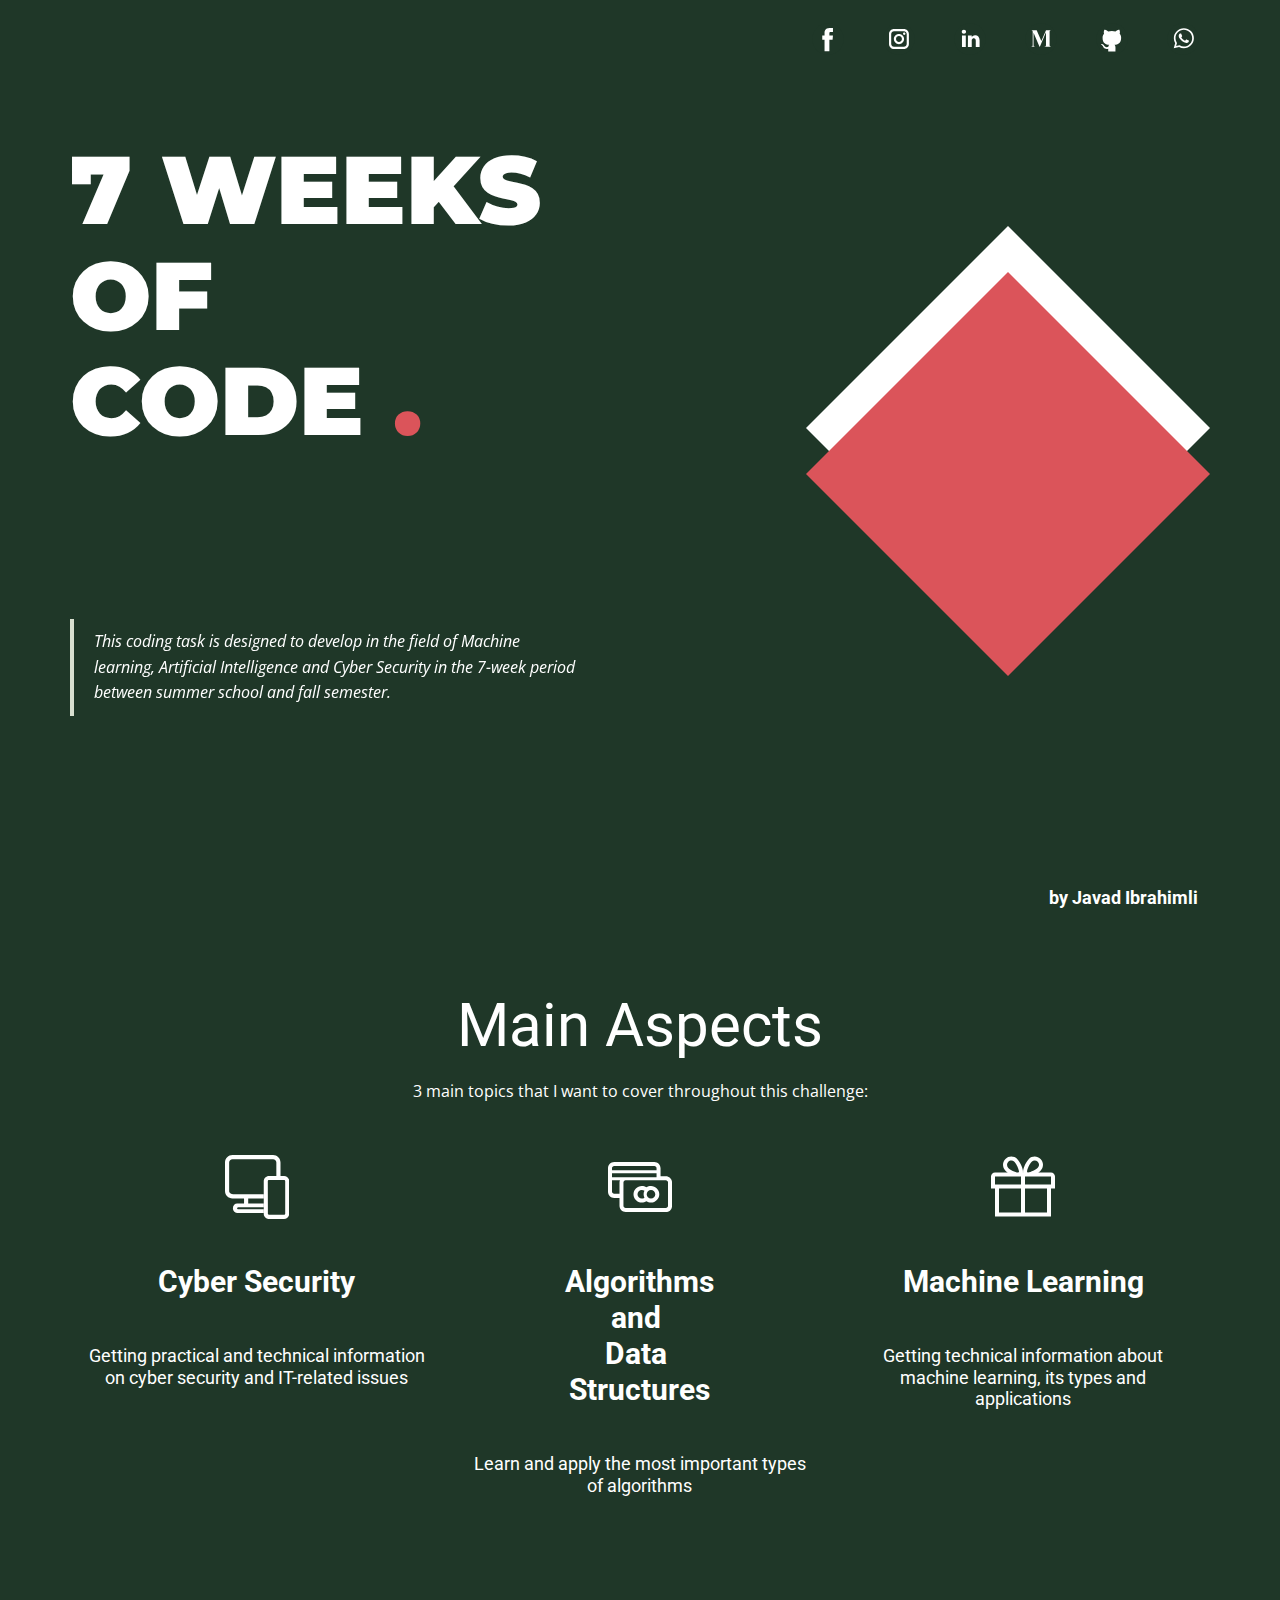
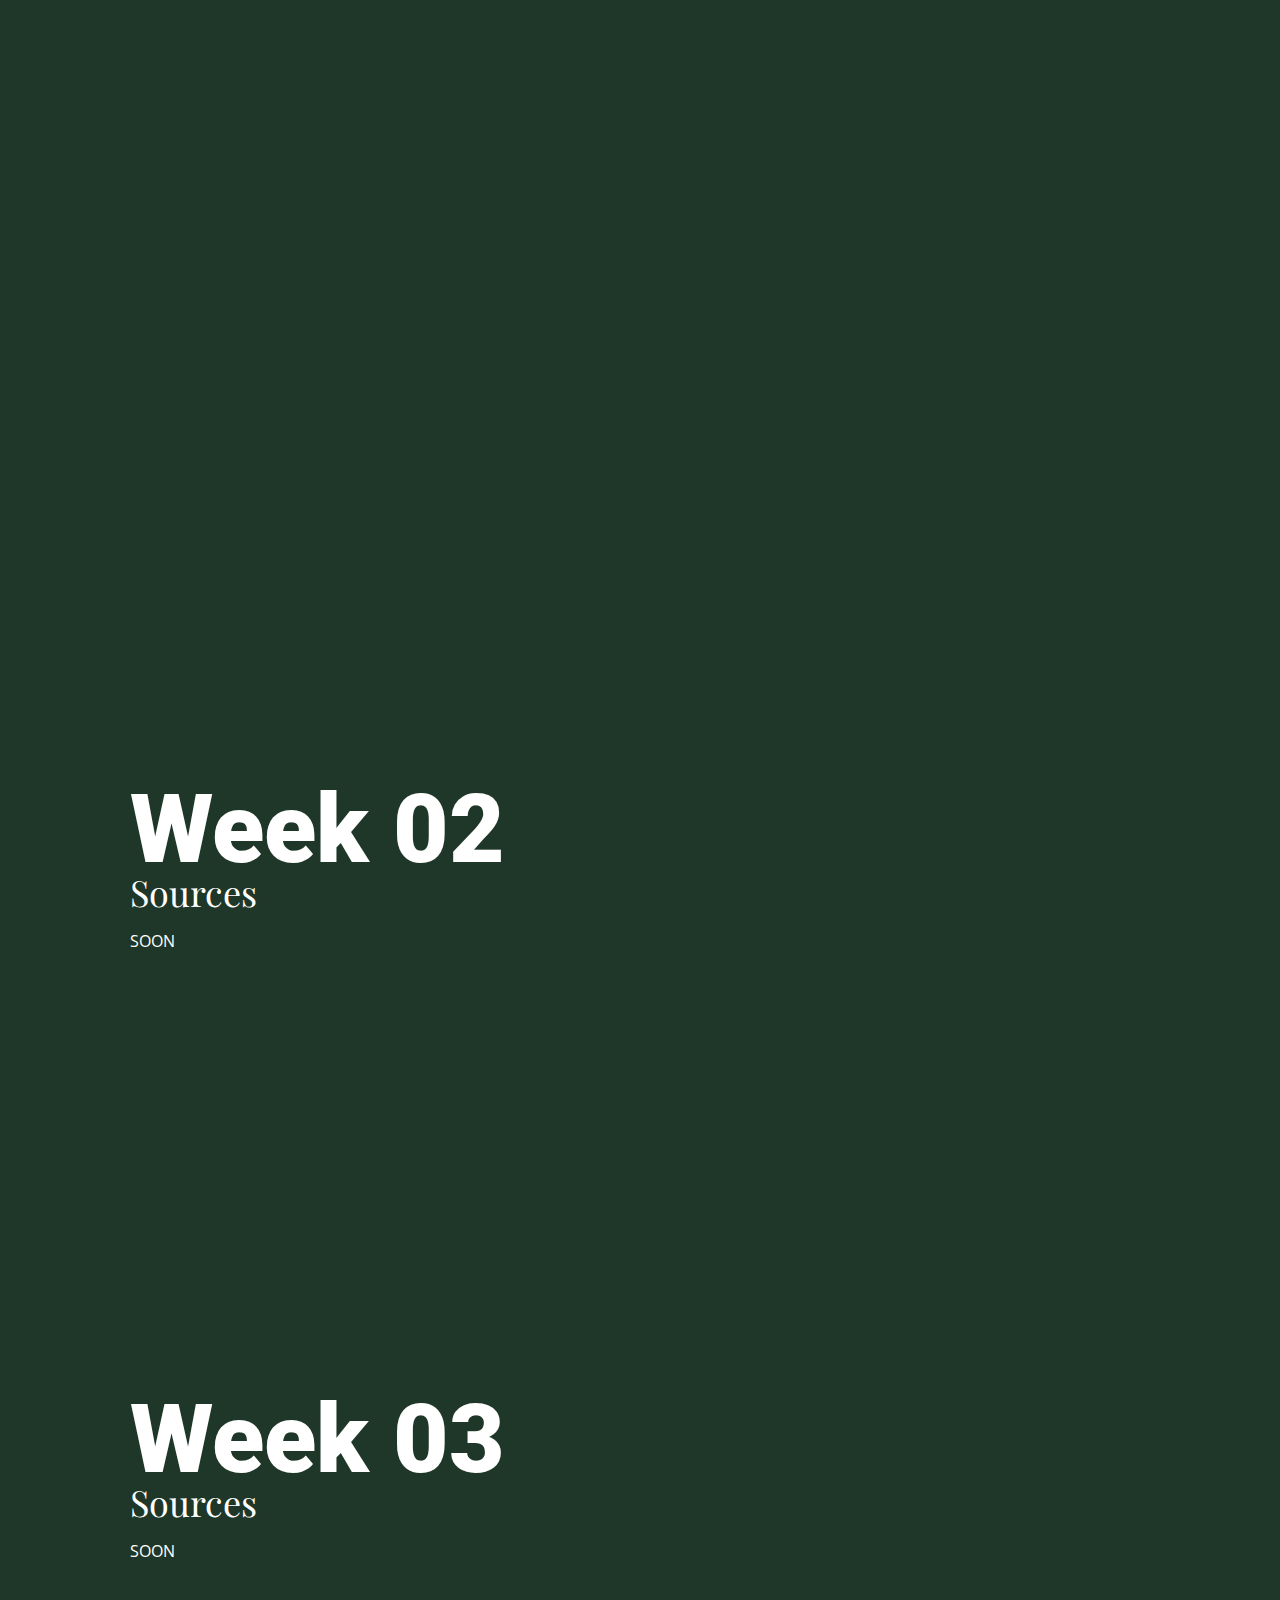
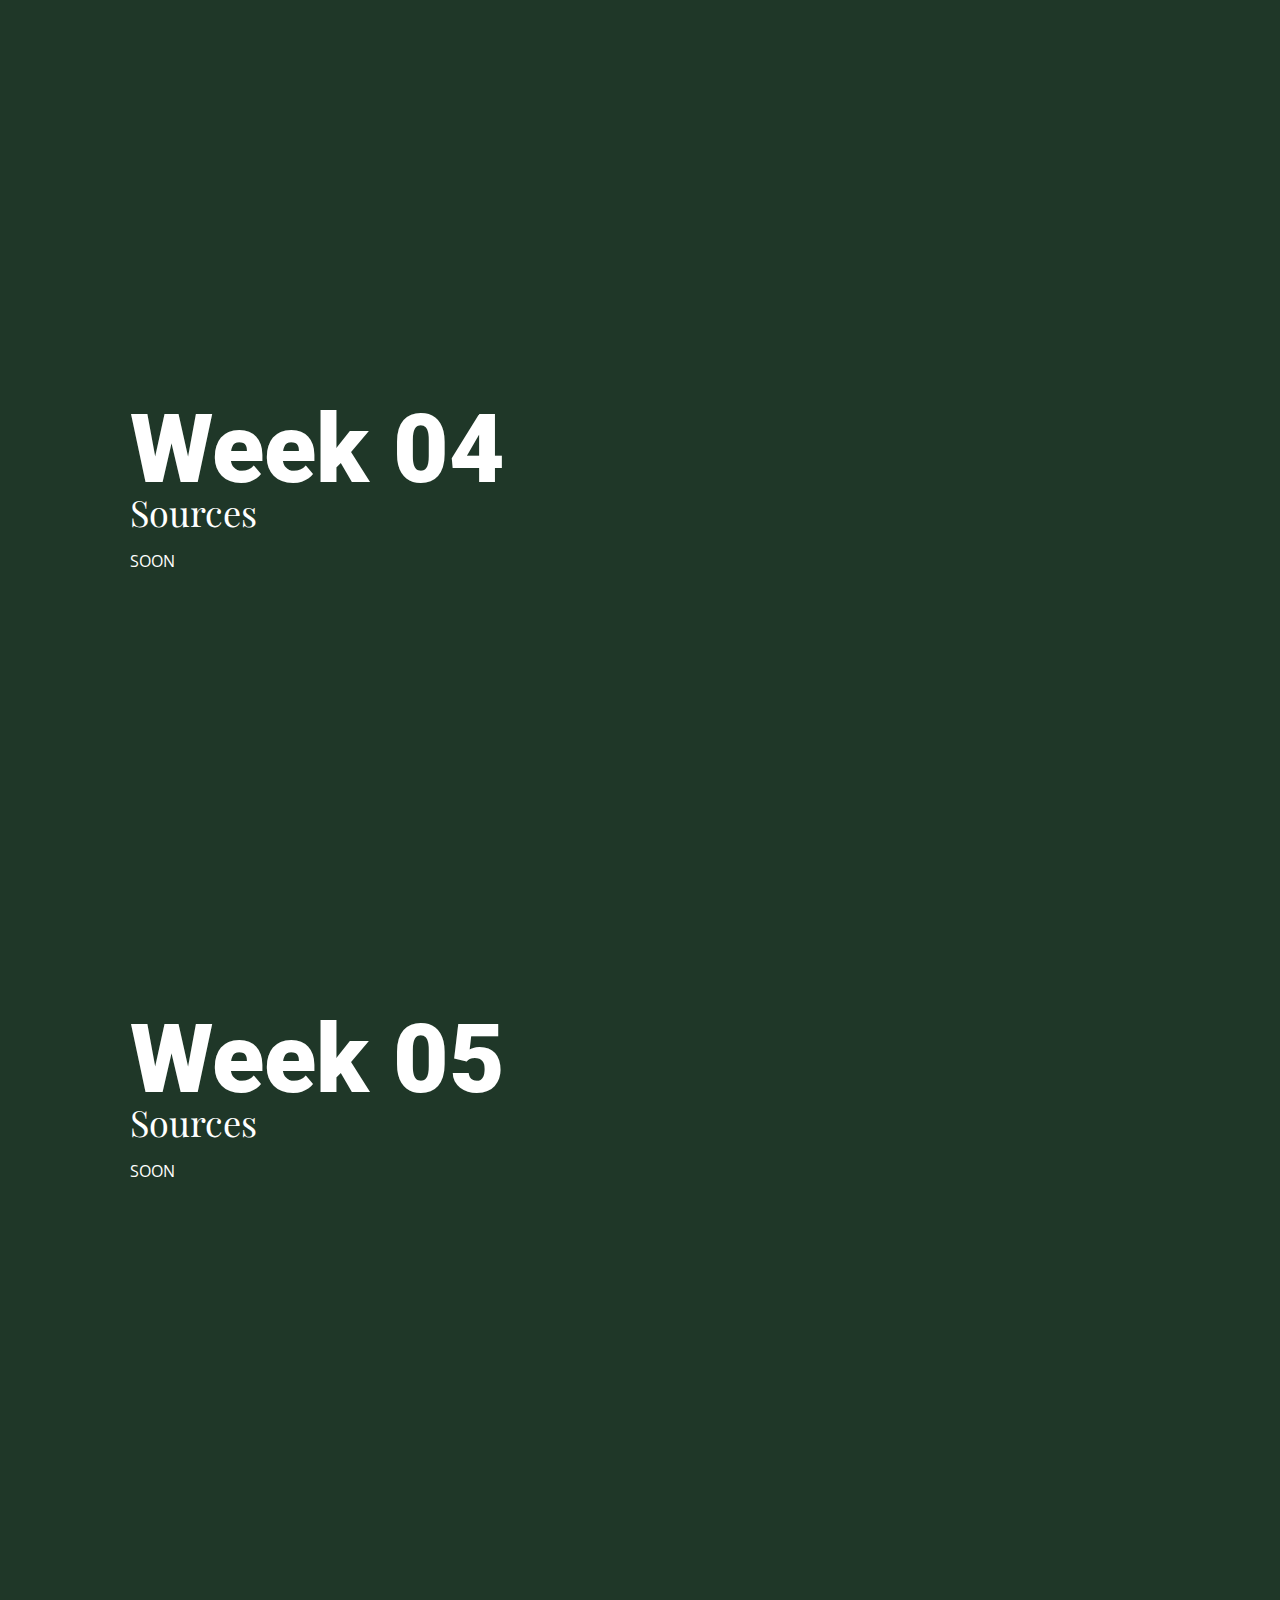
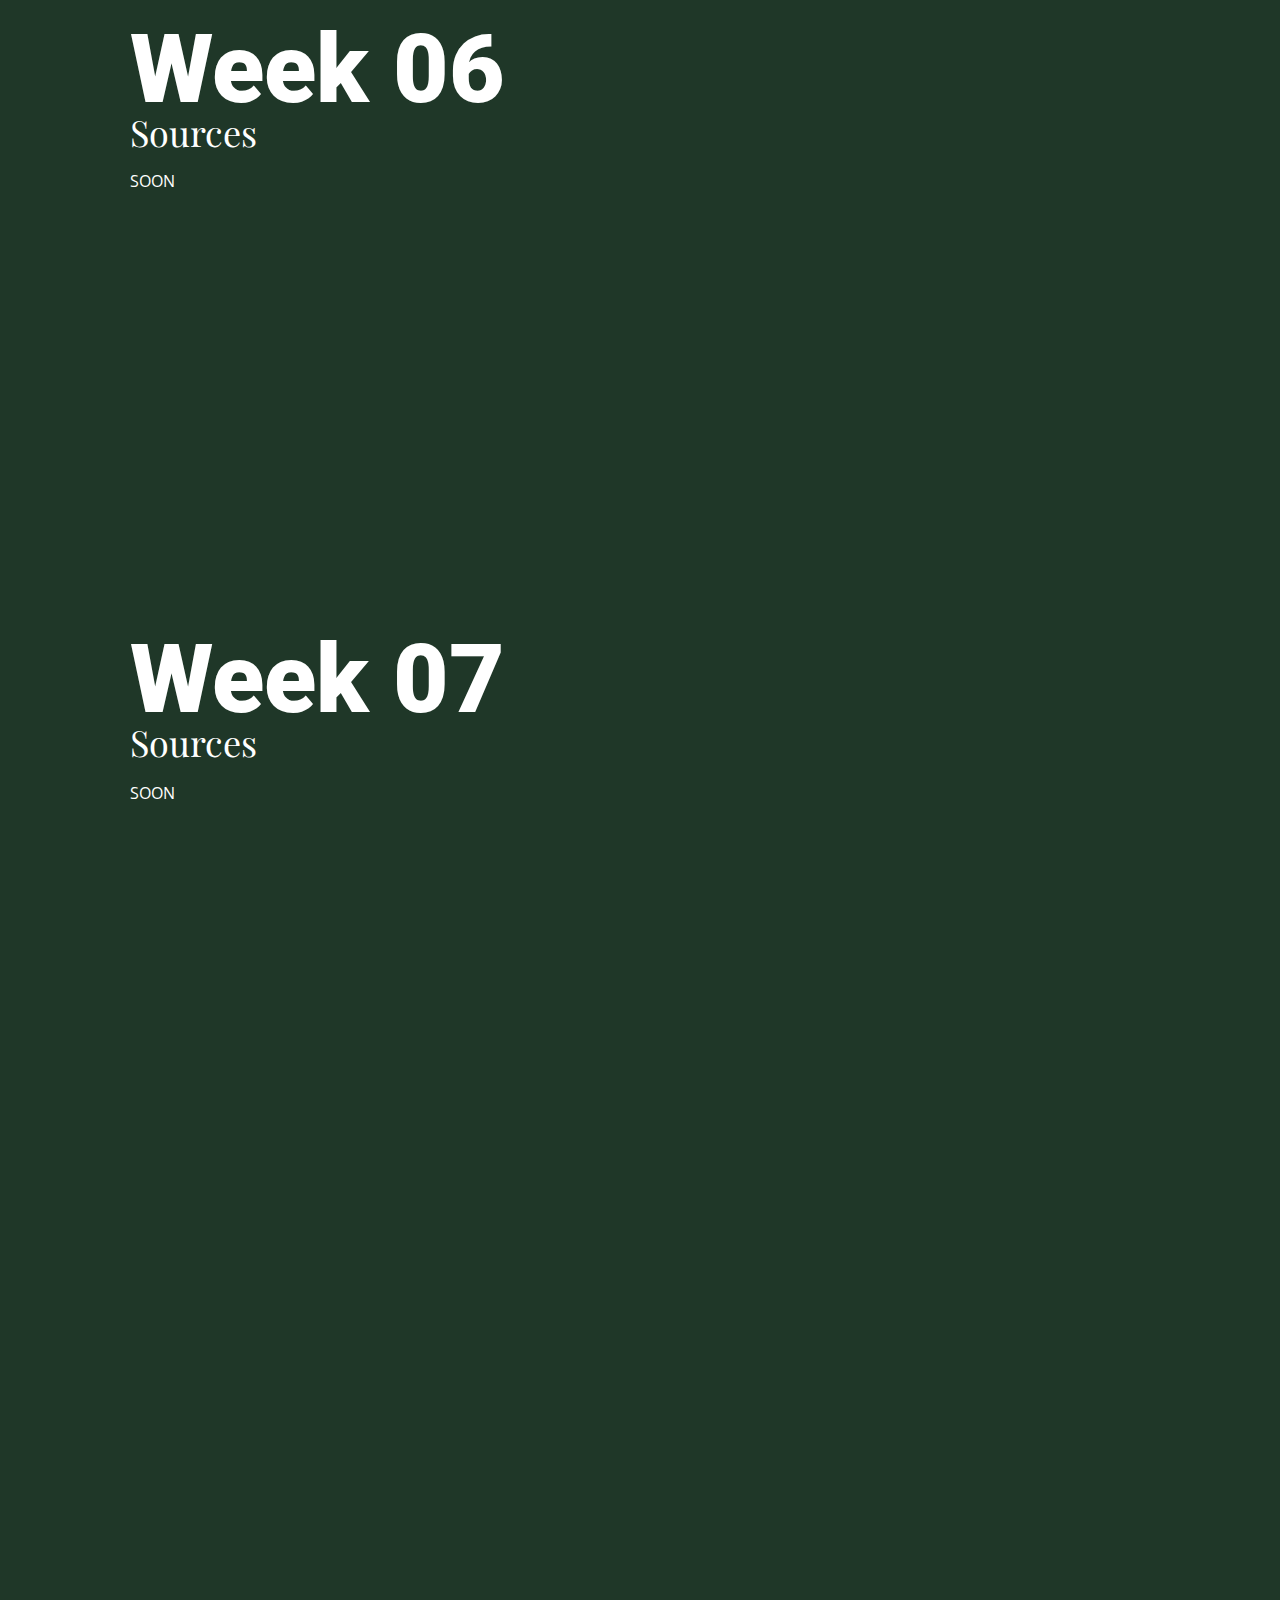
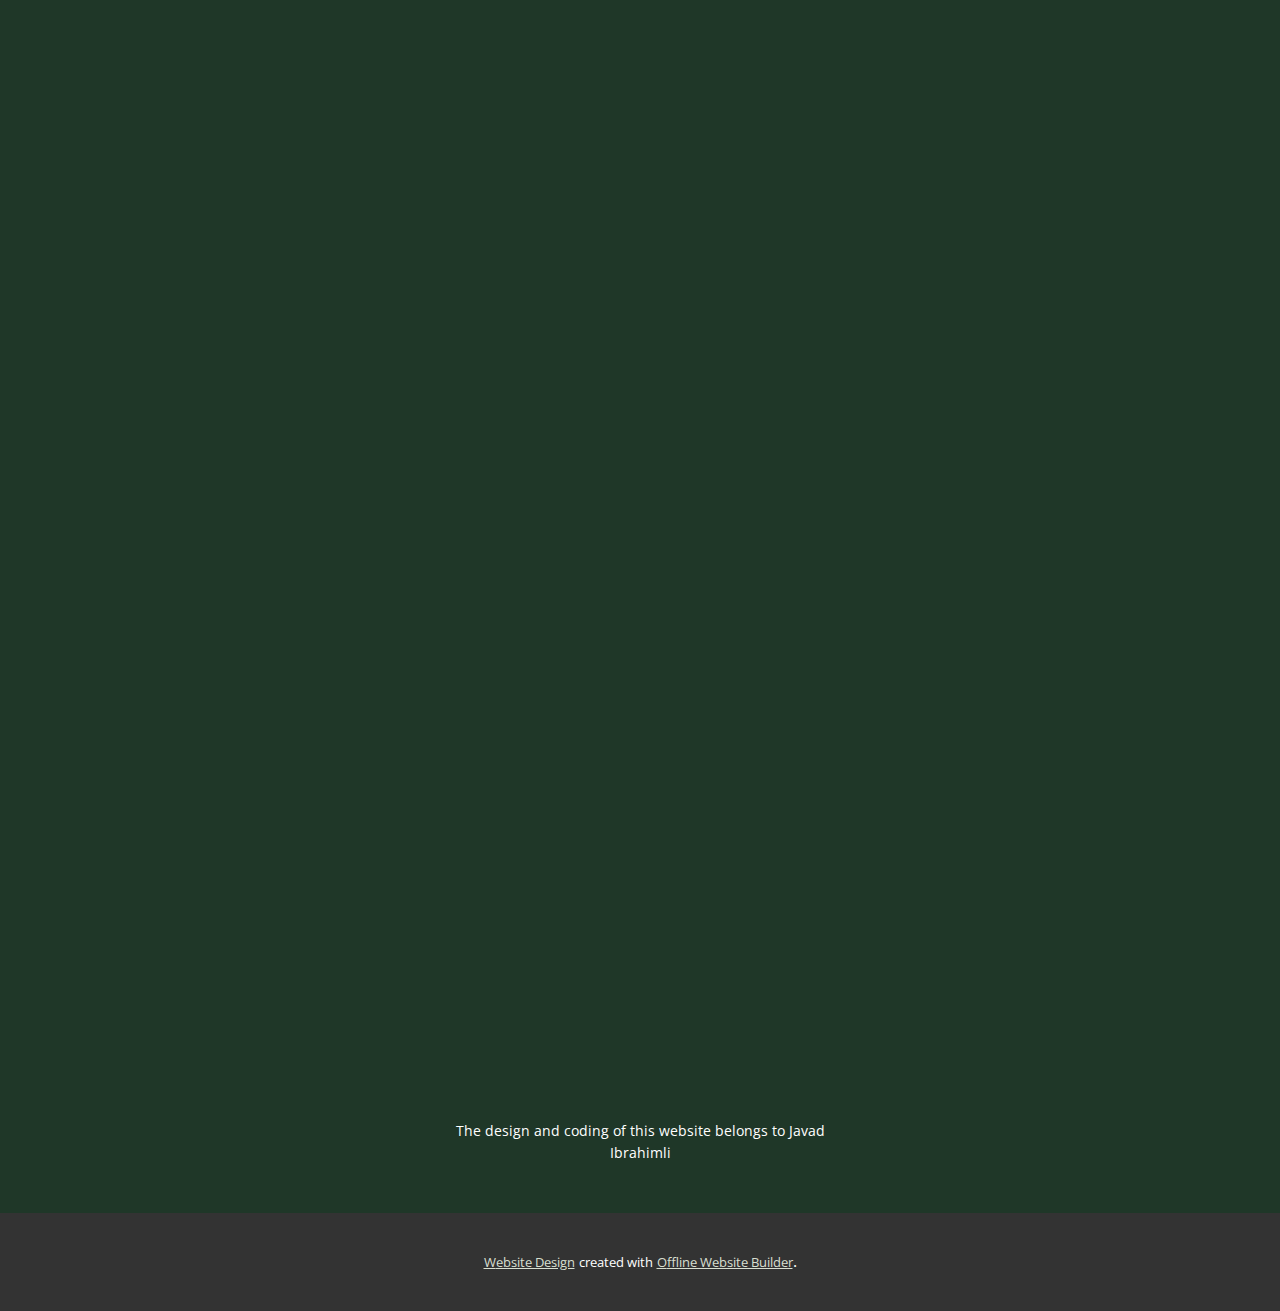
<file: Home.html>
<!DOCTYPE html>
<html style="font-size: 16px;" lang="en"><head>
    <meta name="viewport" content="width=device-width, initial-scale=1.0">
    <meta charset="utf-8">
    <meta name="keywords" content="coding, programming, python, portfolio, project">
    <meta name="description" content="This coding task is designed to develop in the field of Machine learning, Artificial Intelligence and Cyber Security in the 7-week period between summer school and fall semester.">
    <title>7 Weeks of Code by Javad Ibrahimli</title>
    <link rel="stylesheet" href="nicepage.css" media="screen">
<link rel="stylesheet" href="Home.css" media="screen">
    <script class="u-script" type="text/javascript" src="jquery.js" "="" defer=""></script>
    <script class="u-script" type="text/javascript" src="nicepage.js" "="" defer=""></script>
    <meta name="generator" content="Nicepage 4.16.0, nicepage.com">
    <meta property="og:title" content="7 Weeks of Code">
    <meta property="og:description" content="This coding task is designed to develop in the field of Machine learning, Artificial Intelligence and Cyber Security in the 7-week period between summer school and fall semester.">
    <meta property="og:image" content="https://cavadibrahimli1.github.io/7weeksofcodebyjavad.github.io/images/evolution.jpg">
    <meta property="og:url" content="https://cavadibrahimli1.github.io/7weeksofcodebyjavad.github.io/">
    <link rel="canonical" href="https://cavadibrahimli1.github.io/7weeksofcodebyjavad.github.io/">
    <link id="u-theme-google-font" rel="stylesheet" href="https://fonts.googleapis.com/css?family=Roboto:100,100i,300,300i,400,400i,500,500i,700,700i,900,900i|Open+Sans:300,300i,400,400i,500,500i,600,600i,700,700i,800,800i">
    <link id="u-page-google-font" rel="stylesheet" href="https://fonts.googleapis.com/css?family=Montserrat:100,100i,200,200i,300,300i,400,400i,500,500i,600,600i,700,700i,800,800i,900,900i|Playfair+Display:400,400i,500,500i,600,600i,700,700i,800,800i,900,900i">
    
    
    
    
    
    
    
    
    
    
    
    
    <script type="application/ld+json">{
		"@context": "http://schema.org",
		"@type": "Organization",
		"name": "",
		"url": "https://cavadibrahimli1.github.io/7weeksofcodebyjavad.github.io/",
		"sameAs": [
				"https://www.facebook.com/cavad.ibrahimli.33/",
				"https://www.instagram.com/javad_ibrahiml1/?hl=tr",
				"https://www.linkedin.com/in/cavadibrahimli/",
				"https://cenabibrahimov.medium.com/",
				"https://github.com/cavadibrahimli1",
				"tel:+994503346372"
		]
}</script>
    <meta name="theme-color" content="#d8dfd0">
    <meta property="og:type" content="website">
  </head>
  <body class="u-body u-overlap u-overlap-contrast u-xl-mode" data-lang="en"><header class="u-clearfix u-header" id="sec-623e"><div class="u-align-left u-clearfix u-sheet u-valign-middle-lg u-valign-middle-md u-valign-middle-sm u-valign-middle-xl u-sheet-1">
        <div class="u-social-icons u-spacing-39 u-social-icons-1">
          <a class="u-social-url" title="facebook" target="_blank" href="https://www.facebook.com/cavad.ibrahimli.33/"><span class="u-icon u-social-facebook u-social-icon u-text-custom-color-1 u-icon-1"><svg class="u-svg-link" preserveAspectRatio="xMidYMin slice" viewBox="0 0 112 112" style=""><use xmlns:xlink="http://www.w3.org/1999/xlink" xlink:href="#svg-9e88"></use></svg><svg class="u-svg-content" viewBox="0 0 112 112" x="0" y="0" id="svg-9e88"><circle fill="currentColor" cx="56.1" cy="56.1" r="55"></circle><path fill="#FFFFFF" d="M73.5,31.6h-9.1c-1.4,0-3.6,0.8-3.6,3.9v8.5h12.6L72,58.3H60.8v40.8H43.9V58.3h-8V43.9h8v-9.2
c0-6.7,3.1-17,17-17h12.5v13.9H73.5z"></path></svg></span>
          </a>
          <a class="u-social-url" title="instagram" target="_blank" href="https://www.instagram.com/javad_ibrahiml1/?hl=tr"><span class="u-icon u-social-icon u-social-instagram u-text-custom-color-1 u-icon-2"><svg class="u-svg-link" preserveAspectRatio="xMidYMin slice" viewBox="0 0 112 112" style=""><use xmlns:xlink="http://www.w3.org/1999/xlink" xlink:href="#svg-a274"></use></svg><svg class="u-svg-content" viewBox="0 0 112 112" x="0" y="0" id="svg-a274"><circle fill="currentColor" cx="56.1" cy="56.1" r="55"></circle><path fill="#FFFFFF" d="M55.9,38.2c-9.9,0-17.9,8-17.9,17.9C38,66,46,74,55.9,74c9.9,0,17.9-8,17.9-17.9C73.8,46.2,65.8,38.2,55.9,38.2
z M55.9,66.4c-5.7,0-10.3-4.6-10.3-10.3c-0.1-5.7,4.6-10.3,10.3-10.3c5.7,0,10.3,4.6,10.3,10.3C66.2,61.8,61.6,66.4,55.9,66.4z"></path><path fill="#FFFFFF" d="M74.3,33.5c-2.3,0-4.2,1.9-4.2,4.2s1.9,4.2,4.2,4.2s4.2-1.9,4.2-4.2S76.6,33.5,74.3,33.5z"></path><path fill="#FFFFFF" d="M73.1,21.3H38.6c-9.7,0-17.5,7.9-17.5,17.5v34.5c0,9.7,7.9,17.6,17.5,17.6h34.5c9.7,0,17.5-7.9,17.5-17.5V38.8
C90.6,29.1,82.7,21.3,73.1,21.3z M83,73.3c0,5.5-4.5,9.9-9.9,9.9H38.6c-5.5,0-9.9-4.5-9.9-9.9V38.8c0-5.5,4.5-9.9,9.9-9.9h34.5
c5.5,0,9.9,4.5,9.9,9.9V73.3z"></path></svg></span>
          </a>
          <a class="u-social-url" target="_blank" data-type="LinkedIn" title="LinkedIn" href="https://www.linkedin.com/in/cavadibrahimli/"><span class="u-icon u-social-icon u-social-linkedin u-text-custom-color-1 u-icon-3"><svg class="u-svg-link" preserveAspectRatio="xMidYMin slice" viewBox="0 0 112 112" style=""><use xmlns:xlink="http://www.w3.org/1999/xlink" xlink:href="#svg-99ff"></use></svg><svg class="u-svg-content" viewBox="0 0 112 112" x="0" y="0" id="svg-99ff"><circle fill="currentColor" cx="56.1" cy="56.1" r="55"></circle><path fill="#FFFFFF" d="M41.3,83.7H27.9V43.4h13.4V83.7z M34.6,37.9L34.6,37.9c-4.6,0-7.5-3.1-7.5-7c0-4,3-7,7.6-7s7.4,3,7.5,7
            C42.2,34.8,39.2,37.9,34.6,37.9z M89.6,83.7H76.2V62.2c0-5.4-1.9-9.1-6.8-9.1c-3.7,0-5.9,2.5-6.9,4.9c-0.4,0.9-0.4,2.1-0.4,3.3v22.5
            H48.7c0,0,0.2-36.5,0-40.3h13.4v5.7c1.8-2.7,5-6.7,12.1-6.7c8.8,0,15.4,5.8,15.4,18.1V83.7z"></path></svg></span>
          </a>
          <a class="u-social-url" target="_blank" data-type="Medium" title="Medium" href="https://cenabibrahimov.medium.com/"><span class="u-icon u-social-icon u-social-medium u-text-custom-color-1 u-icon-4"><svg class="u-svg-link" preserveAspectRatio="xMidYMin slice" viewBox="0 0 112 112" style=""><use xmlns:xlink="http://www.w3.org/1999/xlink" xlink:href="#svg-5c64"></use></svg><svg class="u-svg-content" viewBox="0 0 112 112" x="0" y="0" id="svg-5c64"><circle fill="currentColor" cx="56.1" cy="56.1" r="55"></circle><path fill="#FFFFFF" d="M90.9,25.7L90.9,25.7L91,25H73.5L57.2,63.1L40.9,25H22v0.7h0.1c3.2,0.7,4.8,1.8,4.8,5.7v45.2
	c0,3.9-1.6,4.9-4.8,5.7H22V83h12.8v-0.7h-0.1c-3.2-0.7-4.8-1.8-4.8-5.7V34l20.9,48.9H52l21.5-50.3v45.1c-0.3,3.1-1.9,4-4.8,4.6h-0.1
	V83H91v-0.7h-0.1c-2.9-0.7-4.6-1.6-4.8-4.6V31.4l0,0C86.1,27.5,87.7,26.4,90.9,25.7"></path></svg></span>
          </a>
          <a class="u-social-url" target="_blank" data-type="Github" title="Github" href="https://github.com/cavadibrahimli1"><span class="u-icon u-social-github u-social-icon u-text-custom-color-1 u-icon-5"><svg class="u-svg-link" preserveAspectRatio="xMidYMin slice" viewBox="0 0 112 112" style=""><use xmlns:xlink="http://www.w3.org/1999/xlink" xlink:href="#svg-6086"></use></svg><svg class="u-svg-content" viewBox="0 0 112 112" x="0" y="0" id="svg-6086"><circle fill="currentColor" cx="56.1" cy="56.1" r="55"></circle><path fill="#FFFFFF" d="M88,51.3c0-5.5-1.9-10.2-5.3-13.7c0.6-1.3,2.3-6.5-0.5-13.5c0,0-4.2-1.4-14,5.3c-4.1-1.1-8.4-1.7-12.7-1.8
	c-4.3,0-8.7,0.6-12.7,1.8c-9.7-6.6-14-5.3-14-5.3c-2.8,7-1,12.2-0.5,13.5C25,41.2,23,45.7,23,51.3c0,19.6,11.9,23.9,23.3,25.2
	c-1.5,1.3-2.8,3.5-3.2,6.8c-3,1.3-10.2,3.6-14.9-4.3c0,0-2.7-4.9-7.8-5.3c0,0-5-0.1-0.4,3.1c0,0,3.3,1.6,5.6,7.5c0,0,3,9.1,17.2,6
	c0,4.3,0.1,8.3,0.1,9.5h25.2c0-1.7,0.1-7.2,0.1-14c0-4.7-1.7-7.9-3.4-9.4C76,75.2,88,70.9,88,51.3z"></path></svg></span>
          </a>
          <a class="u-social-url" target="_blank" data-type="Whatsapp" title="Whatsapp" href="tel:+994503346372"><span class="u-icon u-social-icon u-social-whatsapp u-text-custom-color-1 u-icon-6"><svg class="u-svg-link" preserveAspectRatio="xMidYMin slice" viewBox="0 0 112 112" style=""><use xmlns:xlink="http://www.w3.org/1999/xlink" xlink:href="#svg-8030"></use></svg><svg class="u-svg-content" viewBox="0 0 112 112" x="0" y="0" id="svg-8030"><circle fill="currentColor" cx="56.1" cy="56.1" r="55"></circle><path fill="#FFFFFF" d="M83.8,28.3C77.2,21.7,68.4,18,59,18c-19.3,0-35.1,15.7-35.1,35.1c0,6.2,1.6,12.2,4.7,17.5l-5,18.2L42.2,84
	c5.1,2.8,10.9,4.3,16.8,4.3h0l0,0c19.3,0,35.1-15.7,35.1-35.1C94.1,43.8,90.5,35,83.8,28.3 M59,82.3L59,82.3
	c-5.2,0-10.4-1.4-14.9-4.1l-1.1-0.6l-11,2.9L35,69.8l-0.7-1.1c-2.9-4.6-4.5-10-4.5-15.5C29.8,37,42.9,24,59,24
	c7.8,0,15.1,3,20.6,8.6c5.5,5.5,8.5,12.8,8.5,20.6C88.2,69.2,75.1,82.3,59,82.3 M75,60.5c-0.9-0.4-5.2-2.6-6-2.9
	c-0.8-0.3-1.4-0.4-2,0.4s-2.3,2.9-2.8,3.4c-0.5,0.6-1,0.7-1.9,0.2c-0.9-0.4-3.7-1.4-7.1-4.4c-2.6-2.3-4.4-5.2-4.9-6.1
	c-0.5-0.9-0.1-1.4,0.4-1.8c0.4-0.4,0.9-1,1.3-1.5c0.4-0.5,0.6-0.9,0.9-1.5c0.3-0.6,0.1-1.1-0.1-1.5c-0.2-0.4-2-4.8-2.7-6.5
	c-0.7-1.7-1.4-1.5-2-1.5c-0.5,0-1.1,0-1.7,0c-0.6,0-1.5,0.2-2.3,1.1c-0.8,0.9-3.1,3-3.1,7.3c0,4.3,3.1,8.5,3.6,9.1
	c0.4,0.6,6.2,9.4,15,13.2c2.1,0.9,3.7,1.4,5,1.8c2.1,0.7,4,0.6,5.5,0.3c1.7-0.3,5.2-2.1,5.9-4.2c0.7-2,0.7-3.8,0.5-4.2
	C76.5,61.1,75.9,60.9,75,60.5"></path></svg></span>
          </a>
        </div>
      </div></header>
    <section class="u-align-left u-clearfix u-custom-color-1 u-section-1" id="carousel_3129">
      <div class="u-clearfix u-sheet u-sheet-1">
        <h1 class="u-align-left u-custom-font u-font-montserrat u-text u-text-body-alt-color u-text-1" data-animation-name="flipIn" data-animation-duration="1000" data-animation-direction="X"> 7 Weeks&nbsp;<br>of&nbsp;<br>code&nbsp;<span class="u-text-palette-2-base">.</span>
        </h1>
        <div class="u-align-left u-shape u-shape-svg u-text-white u-shape-1">
          <svg class="u-svg-link" preserveAspectRatio="none" viewBox="0 0 160 160" style=""><use xmlns:xlink="http://www.w3.org/1999/xlink" xlink:href="#svg-6c37"></use></svg>
          <svg class="u-svg-content" viewBox="0 0 160 160" x="0px" y="0px" id="svg-6c37"><path d="M160,80l-80,80L0,80L80,0L160,80z"></path></svg>
        </div>
        <div class="u-shape u-shape-svg u-text-palette-2-base u-shape-2">
          <svg class="u-svg-link" preserveAspectRatio="none" viewBox="0 0 160 160" style=""><use xmlns:xlink="http://www.w3.org/1999/xlink" xlink:href="#svg-2257"></use></svg>
          <svg class="u-svg-content" viewBox="0 0 160 160" x="0px" y="0px" id="svg-2257"><path d="M160,80l-80,80L0,80L80,0L160,80z"></path></svg>
        </div>
        <blockquote class="u-align-left u-text u-text-2" data-animation-name="flipIn" data-animation-duration="1000" data-animation-direction="X"> This coding task is designed to develop in the field of&nbsp;Machine learning,&nbsp;Artificial Intelligence&nbsp;and&nbsp;Cyber Security&nbsp;in the 7-week period between summer school and fall semester.</blockquote>
        <h1 class="u-align-left u-text u-text-3">by Javad Ibrahimli</h1>
      </div>
    </section>
    <section class="u-clearfix u-custom-color-1 u-section-2" id="sec-814a">
      <div class="u-clearfix u-sheet u-sheet-1">
        <h2 class="u-align-center u-text u-text-default u-text-1">Main Aspects</h2>
        <p class="u-align-center u-text u-text-2"> 3 main topics that I want to cover throughout this challenge:</p>
        <div class="u-expanded-width u-list u-list-1">
          <div class="u-repeater u-repeater-1">
            <div class="u-align-center u-container-style u-list-item u-repeater-item">
              <div class="u-container-layout u-similar-container u-container-layout-1"><span class="u-icon u-icon-circle u-icon-1"><svg class="u-svg-link" preserveAspectRatio="xMidYMin slice" viewBox="0 0 128 128" style=""><use xmlns:xlink="http://www.w3.org/1999/xlink" xlink:href="#svg-32d3"></use></svg><svg class="u-svg-content" viewBox="0 0 128 128" id="svg-32d3"><path d="m26.4 108.7c-1.2 0-2.2-1-2.2-2.2s1-2.2 4.7-2.2h48.7v-7.4h-31.2v-9.9h31.2v-8.4h-58.7c-7.7 0-10.6-3-10.6-6.6v-57.1c0-3.7 3-6.6 6.6-6.6h81.2c3.7 0 6.6 3 6.6 6.6v27h8.3v-27c0-8.2-6.7-14.9-14.9-14.9h-81.2c-8.2 0-14.9 6.7-14.9 14.9v57.1c0 8.2 6.7 14.9 14.9 14.9h23.2v10.1h-13.8c-4.3 0-8.5 3.7-8.5 9.5v0.2c0 4.6 3.7 9.3 8.3 9.3h53.5v-7.3h-51.2z"></path><path d="m118 41.9h-30c-5.8 0-10.5 4.7-10.5 10.6 0 0 0.1 66.3 0.1 66.4 0 4.3 5.1 9 10.4 9h30c5.6 0 10.2-4.4 10.5-10.1v-65.3c0-5.9-4.7-10.6-10.5-10.6zm2.4 75.5c-0.1 1.3-1.1 2.3-2.4 2.3h-30c-1 0-1.9-0.7-2.2-1.6l-0.2-65.6c0-1.3 1.1-2.4 2.4-2.4h30c1.3 0 2.4 1.1 2.4 2.4v64.9z"></path></svg>
            
            
          </span>
                <h3 class="u-text u-text-default u-text-3">Cyber Security</h3>
                <h6 class="u-text u-text-default u-text-4"> Getting practical and technical information on cyber security and IT-related issues<span style="font-weight: 700;"></span>
                </h6>
              </div>
            </div>
            <div class="u-align-center u-container-style u-list-item u-repeater-item">
              <div class="u-container-layout u-similar-container u-container-layout-2"><span class="u-icon u-icon-circle u-icon-2"><svg class="u-svg-link" preserveAspectRatio="xMidYMin slice" viewBox="0 0 128 128" style=""><use xmlns:xlink="http://www.w3.org/1999/xlink" xlink:href="#svg-41f3"></use></svg><svg class="u-svg-content" viewBox="0 0 128 128" id="svg-41f3"><path d="m92.7 22c2.4 0 4.4 2 4.4 4.5v4.2h-89.1v-4.2c0-2.5 2-4.5 4.4-4.5h80.3m4.4 14.6v7.8h-61.8-0.6-26.7v-7.8h89.1m18.5 13.7c2.4 0 4.4 2 4.4 4.5v46.7c0 2.5-2 4.5-4.4 4.5h-80.3c-2.4 0-4.4-2-4.4-4.5v-46.7c0-2.3 1.8-4.3 4.1-4.4l80.6-0.1m-91.6 0.1c-0.6 1.3-1 2.9-1 4.4v22.9h-10.6c-2.4 0-4.4-2-4.4-4.5v-22.8h18m66.7-36.4h-80.3c-6.8 0-12.4 5.6-12.4 12.5v46.8c0 6.9 5.6 12.5 12.4 12.5h10.6v15.9c0 6.9 5.6 12.5 12.4 12.5h80.3c6.8 0 12.4-5.6 12.4-12.5v-46.7c0-6.9-5.6-12.5-12.4-12.5h-10.6v-15.9c-0.1-7-5.6-12.6-12.4-12.6z"></path><path d="m67.6 69.9c2 0 3.8 0.7 5.3 1.8-1.1 2-1.7 4.3-1.7 6.8 0 2.4 0.6 4.7 1.7 6.8-1.5 1.2-3.4 1.8-5.3 1.8-4.7 0-8.6-3.9-8.6-8.6s3.8-8.6 8.6-8.6m18.4 0c4.7 0 8.6 3.9 8.6 8.6s-3.9 8.6-8.6 8.6-8.6-3.9-8.6-8.6 3.8-8.6 8.6-8.6m-18.4-8c-9.2 0-16.6 7.5-16.6 16.6 0 9.2 7.5 16.6 16.6 16.6 3.3 0 6.5-1 9.2-2.8 2.6 1.8 5.8 2.8 9.2 2.8 9.2 0 16.6-7.5 16.6-16.6 0-9.2-7.5-16.6-16.6-16.6-3.4 0-6.6 1-9.2 2.8-2.7-1.8-6-2.8-9.2-2.8z"></path></svg>
            
            
          </span>
                <h3 class="u-text u-text-default u-text-5">Algorithms<br>and&nbsp;<br>Data&nbsp;<br>Structures
                </h3>
                <h6 class="u-text u-text-default u-text-6"> Learn and apply the most important types of algorithms</h6>
              </div>
            </div>
            <div class="u-align-center u-container-style u-list-item u-repeater-item">
              <div class="u-container-layout u-similar-container u-container-layout-3"><span class="u-icon u-icon-circle u-icon-3"><svg class="u-svg-link" preserveAspectRatio="xMidYMin slice" viewBox="0 0 128 128" style=""><use xmlns:xlink="http://www.w3.org/1999/xlink" xlink:href="#svg-65e5"></use></svg><svg class="u-svg-content" viewBox="0 0 128 128" id="svg-65e5"><path d="m40.6 11c2.3 0 4.4 0.9 6.1 2.5 5.4 5.4 10.8 19.2 8.9 21.2 0 0-0.3 0.3-1.5 0.3-5.5 0-16.1-5.7-19.5-9.2-3.4-3.4-3.4-8.9 0-12.2 1.5-1.7 3.7-2.6 6-2.6m46.8 0.1c2.2 0 4.4 0.8 6.1 2.4 3.4 3.4 3.4 8.9 0 12.2-3.4 3.5-14 9.2-19.5 9.2-1.1 0-1.5-0.3-1.5-0.3-1.9-1.9 3.5-15.7 8.9-21.2 1.6-1.5 3.8-2.3 6-2.3m32.6 32.1v16h-52v-16h52m-60 0v16h-52v-16h52m52 23.9v47.9h-44v-47.9h44m-52 0v47.9h-44v-47.9h44m-19.4-64.1c-4.4 0-8.6 1.7-11.7 4.9-6.5 6.5-6.5 17 0 23.5 1.2 1.2 2.8 2.5 4.7 3.8h-25.6c-4.4 0-8 3.6-8 8v24h8v55.8h112v-55.9h8v-24c0-4.4-3.6-8-8-8h-25.6c1.9-1.3 3.6-2.6 4.7-3.8 6.5-6.5 6.5-17 0-23.5-3-3-7.3-4.8-11.7-4.8s-8.7 1.7-11.7 4.8c-4.6 4.6-7.8 11.7-8.9 14.5-2.2 5.4-3 9.5-2.5 12.8h-0.5c0.5-3.2-0.4-7.4-2.5-12.8-1.2-2.8-4.3-9.9-8.9-14.5-3.2-3.1-7.4-4.8-11.8-4.8z"></path></svg>
            
            
          </span>
                <h3 class="u-text u-text-default u-text-7">Machine Learning</h3>
                <h6 class="u-text u-text-default u-text-8"> Getting technical information about machine learning, its types and applications</h6>
              </div>
            </div>
          </div>
        </div>
      </div>
    </section>
    <section class="u-align-center u-clearfix u-custom-color-1 u-section-3" id="carousel_21d5">
      <div class="u-clearfix u-sheet u-sheet-1">
        <div class="u-clearfix u-gutter-30 u-layout-wrap u-layout-wrap-1">
          <div class="u-gutter-0 u-layout">
            <div class="u-layout-row">
              <div class="u-align-left u-container-style u-layout-cell u-left-cell u-size-60 u-layout-cell-1" data-animation-name="customAnimationIn" data-animation-duration="1000">
                <div class="u-container-layout u-container-layout-1">
                  <h1 class="u-text u-text-body-alt-color u-text-1" data-animation-name="customAnimationIn" data-animation-duration="1000">Week 01</h1>
                  <h4 class="u-text u-text-2">
                    <span style="font-weight: 700;"> Books I read to improve my coding and thinking skills:</span>
                    <br>
                    <br>-&nbsp;<a href="https://www.amazon.com.tr/Refactoring-Improving-Existing-Addison-Wesley-Signature/dp/0134757599" rel="nofollow" class="u-active-none u-border-none u-btn u-button-style u-hover-none u-none u-text-palette-1-base u-btn-1">Refactoring: Improving the Design of Existing Code (Addison-Wesley Signature Series (Fowler))</a>
                    <br>-&nbsp;<a href="https://www.amazon.com.tr/Cracking-Coding-Interview-6th-Programming/dp/0984782850" rel="nofollow" class="u-active-none u-border-none u-btn u-button-style u-hover-none u-none u-text-palette-1-base u-btn-2">Cracking the Coding Interview, 6th Edition: 189 Programming Questions and Solutions</a>
                    <br>
                    <br>
                    <span style="font-weight: 700;">Coding Platforms : HackerRank, LeetCode, Coderbyte, Codility, Studytonight, Excersim, Codewars</span>
                    <br>
                    <br>-&nbsp;<a href="https://github.com/cavadibrahimli1/HackerRank-Python" class="u-active-none u-border-none u-btn u-button-style u-hover-none u-none u-text-palette-1-base u-btn-3">HackerRank Solutions</a>
                    <br>-&nbsp;<a href="https://github.com/cavadibrahimli1/Leetcode_75" class="u-active-none u-border-none u-btn u-button-style u-hover-none u-none u-text-palette-1-base u-btn-4">LeetCode Solutions</a>
                  </h4>
                </div>
              </div>
            </div>
          </div>
        </div>
      </div>
    </section>
    <section class="u-align-center u-clearfix u-custom-color-1 u-section-4" id="carousel_0f99">
      <div class="u-clearfix u-sheet u-valign-middle u-sheet-1">
        <div class="u-clearfix u-expanded-width u-gutter-30 u-layout-wrap u-layout-wrap-1">
          <div class="u-gutter-0 u-layout">
            <div class="u-layout-row">
              <div class="u-align-left u-container-style u-layout-cell u-left-cell u-size-60 u-layout-cell-1">
                <div class="u-container-layout u-valign-top u-container-layout-1">
                  <h1 class="u-text u-text-body-alt-color u-text-1">Week 02</h1>
                  <h2 class="u-custom-font u-font-playfair-display u-text u-text-2">Sources</h2>
                  <p class="u-text u-text-3">SOON</p>
                </div>
              </div>
            </div>
          </div>
        </div>
      </div>
    </section>
    <section class="u-align-center u-clearfix u-custom-color-1 u-section-5" id="carousel_7f6e">
      <div class="u-clearfix u-sheet u-valign-middle u-sheet-1">
        <div class="u-clearfix u-expanded-width u-gutter-30 u-layout-wrap u-layout-wrap-1">
          <div class="u-gutter-0 u-layout">
            <div class="u-layout-row">
              <div class="u-align-left u-container-style u-layout-cell u-left-cell u-size-60 u-layout-cell-1">
                <div class="u-container-layout u-valign-top u-container-layout-1">
                  <h1 class="u-text u-text-body-alt-color u-text-1">Week 03</h1>
                  <h2 class="u-custom-font u-font-playfair-display u-text u-text-2">Sources</h2>
                  <p class="u-text u-text-3">SOON</p>
                </div>
              </div>
            </div>
          </div>
        </div>
      </div>
    </section>
    <section class="u-align-center u-clearfix u-custom-color-1 u-section-6" id="carousel_5f2a">
      <div class="u-clearfix u-sheet u-valign-middle u-sheet-1">
        <div class="u-clearfix u-expanded-width u-gutter-30 u-layout-wrap u-layout-wrap-1">
          <div class="u-gutter-0 u-layout">
            <div class="u-layout-row">
              <div class="u-align-left u-container-style u-layout-cell u-left-cell u-size-60 u-layout-cell-1">
                <div class="u-container-layout u-valign-top u-container-layout-1">
                  <h1 class="u-text u-text-body-alt-color u-text-1">Week 04</h1>
                  <h2 class="u-custom-font u-font-playfair-display u-text u-text-2">Sources</h2>
                  <p class="u-text u-text-3">SOON<br>
                    <br>
                  </p>
                </div>
              </div>
            </div>
          </div>
        </div>
      </div>
    </section>
    <section class="u-align-center u-clearfix u-custom-color-1 u-section-7" id="carousel_684d">
      <div class="u-clearfix u-sheet u-valign-middle u-sheet-1">
        <div class="u-clearfix u-expanded-width u-gutter-30 u-layout-wrap u-layout-wrap-1">
          <div class="u-gutter-0 u-layout">
            <div class="u-layout-row">
              <div class="u-align-left u-container-style u-layout-cell u-left-cell u-size-60 u-layout-cell-1">
                <div class="u-container-layout u-valign-top u-container-layout-1">
                  <h1 class="u-text u-text-body-alt-color u-text-1">Week 05</h1>
                  <h2 class="u-custom-font u-font-playfair-display u-text u-text-2">Sources</h2>
                  <p class="u-text u-text-3">SOON</p>
                </div>
              </div>
            </div>
          </div>
        </div>
      </div>
    </section>
    <section class="u-align-center u-clearfix u-custom-color-1 u-section-8" id="carousel_c2e1">
      <div class="u-clearfix u-sheet u-valign-middle u-sheet-1">
        <div class="u-clearfix u-expanded-width u-gutter-30 u-layout-wrap u-layout-wrap-1">
          <div class="u-gutter-0 u-layout">
            <div class="u-layout-row">
              <div class="u-align-left u-container-style u-layout-cell u-left-cell u-size-60 u-layout-cell-1">
                <div class="u-container-layout u-valign-top u-container-layout-1">
                  <h1 class="u-text u-text-body-alt-color u-text-1">Week 06</h1>
                  <h2 class="u-custom-font u-font-playfair-display u-text u-text-2">Sources</h2>
                  <p class="u-text u-text-3">SOON</p>
                </div>
              </div>
            </div>
          </div>
        </div>
      </div>
    </section>
    <section class="u-align-center u-clearfix u-custom-color-1 u-section-9" id="carousel_7665">
      <div class="u-clearfix u-sheet u-valign-middle u-sheet-1">
        <div class="u-clearfix u-expanded-width u-gutter-30 u-layout-wrap u-layout-wrap-1">
          <div class="u-gutter-0 u-layout">
            <div class="u-layout-row">
              <div class="u-align-left u-container-style u-layout-cell u-left-cell u-size-60 u-layout-cell-1">
                <div class="u-container-layout u-valign-top u-container-layout-1">
                  <h1 class="u-text u-text-body-alt-color u-text-1">Week 07</h1>
                  <h2 class="u-custom-font u-font-playfair-display u-text u-text-2">Sources</h2>
                  <p class="u-text u-text-3">SOON</p>
                </div>
              </div>
            </div>
          </div>
        </div>
      </div>
    </section>
    <section class="u-align-center u-clearfix u-custom-color-1 u-section-10" id="sec-de9a">
      <div class="u-clearfix u-sheet u-sheet-1">
        <h1 class="u-align-left u-text u-text-default u-text-1" data-animation-name="customAnimationIn" data-animation-duration="1000">Special thanks to</h1>
        <p class="u-text u-text-2" data-animation-name="customAnimationIn" data-animation-duration="1000"> Some of the companies whose products I used in this challenge</p>
        <div class="u-clearfix u-gutter-20 u-layout-wrap u-layout-wrap-1">
          <div class="u-gutter-0 u-layout">
            <div class="u-layout-col">
              <div class="u-size-30">
                <div class="u-layout-row">
                  <div class="u-container-style u-layout-cell u-left-cell u-size-20 u-size-60-md u-layout-cell-1">
                    <div class="u-container-layout u-container-layout-1">
                      <img class="u-image u-image-1" src="images/image.png" data-image-width="2560" data-image-height="956" data-animation-name="customAnimationIn" data-animation-duration="1000">
                    </div>
                  </div>
                  <div class="u-container-style u-layout-cell u-size-20 u-size-30-md u-layout-cell-2">
                    <div class="u-container-layout u-valign-bottom-lg u-valign-bottom-md u-valign-bottom-sm u-valign-bottom-xl u-container-layout-2">
                      <img class="u-image u-image-default u-preserve-proportions u-image-2" src="images/image1.png" alt="" data-image-width="512" data-image-height="512" data-animation-name="customAnimationIn" data-animation-duration="1000">
                    </div>
                  </div>
                  <div class="u-align-left u-container-style u-layout-cell u-right-cell u-size-20 u-size-30-md u-layout-cell-3">
                    <div class="u-container-layout u-valign-middle u-container-layout-3">
                      <img class="u-image u-image-default u-preserve-proportions u-image-3" src="images/image2.png" alt="" data-image-width="2048" data-image-height="2048" data-animation-name="customAnimationIn" data-animation-duration="1000">
                    </div>
                  </div>
                </div>
              </div>
              <div class="u-size-30">
                <div class="u-layout-row">
                  <div class="u-align-left u-container-style u-layout-cell u-left-cell u-size-30 u-layout-cell-4">
                    <div class="u-container-layout u-valign-middle u-container-layout-4">
                      <img class="u-image u-image-default u-image-4" src="images/image4.png" alt="" data-image-width="2600" data-image-height="1485" data-animation-name="customAnimationIn" data-animation-duration="1000">
                    </div>
                  </div>
                  <div class="u-container-style u-layout-cell u-right-cell u-size-30 u-layout-cell-5">
                    <div class="u-container-layout u-valign-top u-container-layout-5">
                      <img class="u-expanded-width u-image u-image-default u-image-5" src="images/image5.png" alt="" data-image-width="1920" data-image-height="1080" data-animation-name="customAnimationIn" data-animation-duration="1000">
                    </div>
                  </div>
                </div>
              </div>
            </div>
          </div>
        </div>
      </div>
    </section>
    <section class="u-align-center u-clearfix u-custom-color-1 u-section-11" id="carousel_5964">
      <div class="u-clearfix u-sheet u-sheet-1">
        <h2 class="u-custom-font u-font-montserrat u-text u-text-1" data-animation-name="customAnimationIn" data-animation-duration="1000">Creator</h2>
        <div class="u-align-center u-container-style u-custom-color-1 u-group u-group-1" data-animation-name="customAnimationIn" data-animation-duration="1000" data-animation-direction="">
          <div class="u-container-layout u-valign-middle u-container-layout-1">
            <div class="u-image u-image-circle u-preserve-proportions u-image-1" alt="" data-image-width="1080" data-image-height="810"></div>
            <h3 class="u-custom-font u-font-montserrat u-text u-text-default u-text-2">Javad Ibrahimli</h3>
            <p class="u-custom-item u-text u-text-3">Electronics and Communication Engineering student @ ITU | 2 x IBM Champion Learner Gold | Google certified IT Support Enthusiast | IBM certified Co-Creator | Article writer |</p>
          </div>
        </div>
      </div>
    </section>
    
    
    <footer class="u-align-center u-clearfix u-custom-color-1 u-footer u-footer" id="sec-55c8"><div class="u-clearfix u-sheet u-valign-middle u-sheet-1">
        <p class="u-small-text u-text u-text-variant u-text-1"> The design and coding of this website belongs to Javad Ibrahimli</p>
      </div></footer>
    <section class="u-backlink u-clearfix u-grey-80">
      <a class="u-link" href="https://nicepage.com/website-design" target="_blank">
        <span>Website Design</span>
      </a>
      <p class="u-text">
        <span>created with</span>
      </p>
      <a class="u-link" href="" target="_blank">
        <span>Offline Website Builder</span>
      </a>. 
    </section><span style="height: 64px; width: 64px; margin-left: 0px; margin-right: auto; margin-top: 0px; background-image: none; right: 20px; bottom: 20px; padding: 15px;" class="u-back-to-top u-file-icon u-icon u-icon-circle u-opacity u-opacity-85 u-palette-1-base" data-href="#"><img src="images/992703.png" alt="" data-original-src="images/992703.png" data-color="#000000"></span>
  
</body></html>
</file>
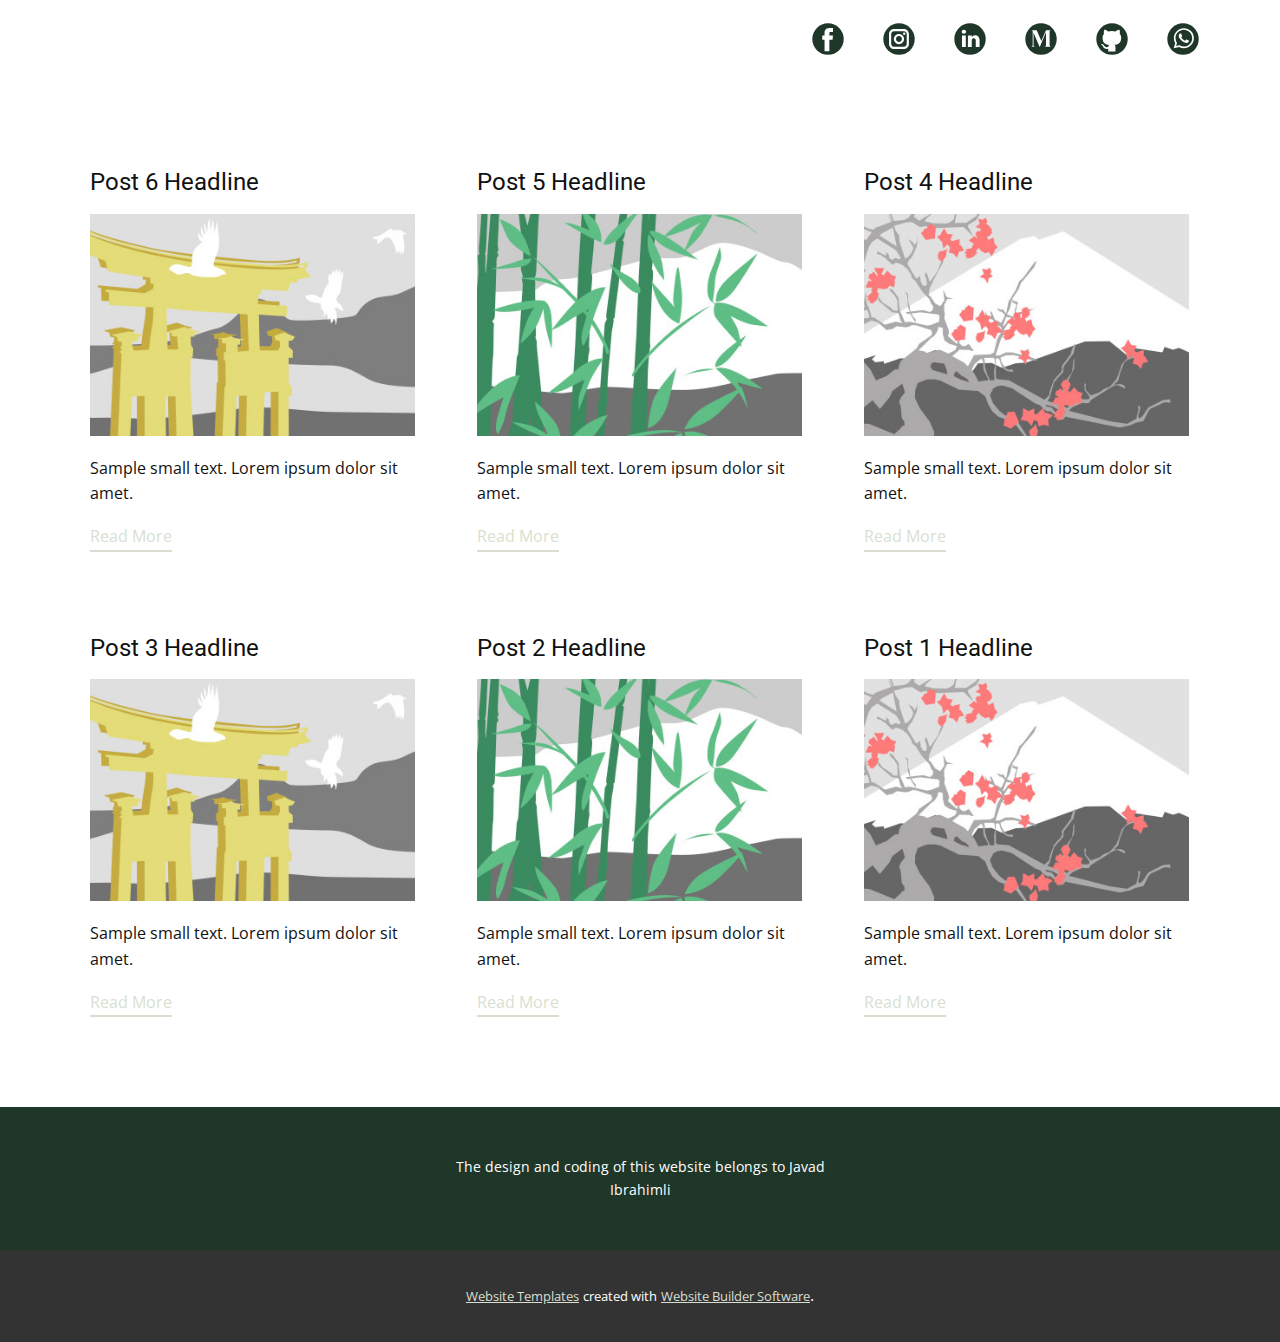
<file: blog/blog.html>
<html style="font-size: 16px;" lang="en"><head>
    <meta name="viewport" content="width=device-width, initial-scale=1.0">
    <meta charset="utf-8">
    <meta name="keywords" content="">
    <meta name="description" content="">
    <title>Blog Template</title>
    <link rel="stylesheet" href="../nicepage.css" media="screen">
<link rel="stylesheet" href="../Blog-Template.css" media="screen">
    <script class="u-script" type="text/javascript" src="../jquery.js" "="" defer=""></script>
    <script class="u-script" type="text/javascript" src="../nicepage.js" "="" defer=""></script>
    <meta name="generator" content="Nicepage 4.16.0, nicepage.com">
    <link id="u-theme-google-font" rel="stylesheet" href="https://fonts.googleapis.com/css?family=Roboto:100,100i,300,300i,400,400i,500,500i,700,700i,900,900i|Open+Sans:300,300i,400,400i,500,500i,600,600i,700,700i,800,800i">
    
    
    <script type="application/ld+json">{
		"@context": "http://schema.org",
		"@type": "Organization",
		"name": "",
		"sameAs": [
				"https://www.facebook.com/cavad.ibrahimli.33/",
				"https://www.instagram.com/javad_ibrahiml1/?hl=tr",
				"https://www.linkedin.com/in/cavadibrahimli/",
				"https://cenabibrahimov.medium.com/",
				"https://github.com/cavadibrahimli1",
				"tel:+994503346372"
		]
}</script>
    <meta name="theme-color" content="#d8dfd0">
  </head>
  <body class="u-body u-xl-mode" data-lang="en"><header class="u-clearfix u-header" id="sec-623e"><div class="u-align-left u-clearfix u-sheet u-valign-middle-lg u-valign-middle-md u-valign-middle-sm u-valign-middle-xl u-sheet-1">
        <div class="u-social-icons u-spacing-39 u-social-icons-1">
          <a class="u-social-url" title="facebook" target="_blank" href="https://www.facebook.com/cavad.ibrahimli.33/"><span class="u-icon u-social-facebook u-social-icon u-text-custom-color-1 u-icon-1"><svg class="u-svg-link" preserveAspectRatio="xMidYMin slice" viewBox="0 0 112 112" style=""><use xmlns:xlink="http://www.w3.org/1999/xlink" xlink:href="#svg-9e88"></use></svg><svg class="u-svg-content" viewBox="0 0 112 112" x="0" y="0" id="svg-9e88"><circle fill="currentColor" cx="56.1" cy="56.1" r="55"></circle><path fill="#FFFFFF" d="M73.5,31.6h-9.1c-1.4,0-3.6,0.8-3.6,3.9v8.5h12.6L72,58.3H60.8v40.8H43.9V58.3h-8V43.9h8v-9.2
c0-6.7,3.1-17,17-17h12.5v13.9H73.5z"></path></svg></span>
          </a>
          <a class="u-social-url" title="instagram" target="_blank" href="https://www.instagram.com/javad_ibrahiml1/?hl=tr"><span class="u-icon u-social-icon u-social-instagram u-text-custom-color-1 u-icon-2"><svg class="u-svg-link" preserveAspectRatio="xMidYMin slice" viewBox="0 0 112 112" style=""><use xmlns:xlink="http://www.w3.org/1999/xlink" xlink:href="#svg-a274"></use></svg><svg class="u-svg-content" viewBox="0 0 112 112" x="0" y="0" id="svg-a274"><circle fill="currentColor" cx="56.1" cy="56.1" r="55"></circle><path fill="#FFFFFF" d="M55.9,38.2c-9.9,0-17.9,8-17.9,17.9C38,66,46,74,55.9,74c9.9,0,17.9-8,17.9-17.9C73.8,46.2,65.8,38.2,55.9,38.2
z M55.9,66.4c-5.7,0-10.3-4.6-10.3-10.3c-0.1-5.7,4.6-10.3,10.3-10.3c5.7,0,10.3,4.6,10.3,10.3C66.2,61.8,61.6,66.4,55.9,66.4z"></path><path fill="#FFFFFF" d="M74.3,33.5c-2.3,0-4.2,1.9-4.2,4.2s1.9,4.2,4.2,4.2s4.2-1.9,4.2-4.2S76.6,33.5,74.3,33.5z"></path><path fill="#FFFFFF" d="M73.1,21.3H38.6c-9.7,0-17.5,7.9-17.5,17.5v34.5c0,9.7,7.9,17.6,17.5,17.6h34.5c9.7,0,17.5-7.9,17.5-17.5V38.8
C90.6,29.1,82.7,21.3,73.1,21.3z M83,73.3c0,5.5-4.5,9.9-9.9,9.9H38.6c-5.5,0-9.9-4.5-9.9-9.9V38.8c0-5.5,4.5-9.9,9.9-9.9h34.5
c5.5,0,9.9,4.5,9.9,9.9V73.3z"></path></svg></span>
          </a>
          <a class="u-social-url" target="_blank" data-type="LinkedIn" title="LinkedIn" href="https://www.linkedin.com/in/cavadibrahimli/"><span class="u-icon u-social-icon u-social-linkedin u-text-custom-color-1 u-icon-3"><svg class="u-svg-link" preserveAspectRatio="xMidYMin slice" viewBox="0 0 112 112" style=""><use xmlns:xlink="http://www.w3.org/1999/xlink" xlink:href="#svg-99ff"></use></svg><svg class="u-svg-content" viewBox="0 0 112 112" x="0" y="0" id="svg-99ff"><circle fill="currentColor" cx="56.1" cy="56.1" r="55"></circle><path fill="#FFFFFF" d="M41.3,83.7H27.9V43.4h13.4V83.7z M34.6,37.9L34.6,37.9c-4.6,0-7.5-3.1-7.5-7c0-4,3-7,7.6-7s7.4,3,7.5,7
            C42.2,34.8,39.2,37.9,34.6,37.9z M89.6,83.7H76.2V62.2c0-5.4-1.9-9.1-6.8-9.1c-3.7,0-5.9,2.5-6.9,4.9c-0.4,0.9-0.4,2.1-0.4,3.3v22.5
            H48.7c0,0,0.2-36.5,0-40.3h13.4v5.7c1.8-2.7,5-6.7,12.1-6.7c8.8,0,15.4,5.8,15.4,18.1V83.7z"></path></svg></span>
          </a>
          <a class="u-social-url" target="_blank" data-type="Medium" title="Medium" href="https://cenabibrahimov.medium.com/"><span class="u-icon u-social-icon u-social-medium u-text-custom-color-1 u-icon-4"><svg class="u-svg-link" preserveAspectRatio="xMidYMin slice" viewBox="0 0 112 112" style=""><use xmlns:xlink="http://www.w3.org/1999/xlink" xlink:href="#svg-5c64"></use></svg><svg class="u-svg-content" viewBox="0 0 112 112" x="0" y="0" id="svg-5c64"><circle fill="currentColor" cx="56.1" cy="56.1" r="55"></circle><path fill="#FFFFFF" d="M90.9,25.7L90.9,25.7L91,25H73.5L57.2,63.1L40.9,25H22v0.7h0.1c3.2,0.7,4.8,1.8,4.8,5.7v45.2
	c0,3.9-1.6,4.9-4.8,5.7H22V83h12.8v-0.7h-0.1c-3.2-0.7-4.8-1.8-4.8-5.7V34l20.9,48.9H52l21.5-50.3v45.1c-0.3,3.1-1.9,4-4.8,4.6h-0.1
	V83H91v-0.7h-0.1c-2.9-0.7-4.6-1.6-4.8-4.6V31.4l0,0C86.1,27.5,87.7,26.4,90.9,25.7"></path></svg></span>
          </a>
          <a class="u-social-url" target="_blank" data-type="Github" title="Github" href="https://github.com/cavadibrahimli1"><span class="u-icon u-social-github u-social-icon u-text-custom-color-1 u-icon-5"><svg class="u-svg-link" preserveAspectRatio="xMidYMin slice" viewBox="0 0 112 112" style=""><use xmlns:xlink="http://www.w3.org/1999/xlink" xlink:href="#svg-6086"></use></svg><svg class="u-svg-content" viewBox="0 0 112 112" x="0" y="0" id="svg-6086"><circle fill="currentColor" cx="56.1" cy="56.1" r="55"></circle><path fill="#FFFFFF" d="M88,51.3c0-5.5-1.9-10.2-5.3-13.7c0.6-1.3,2.3-6.5-0.5-13.5c0,0-4.2-1.4-14,5.3c-4.1-1.1-8.4-1.7-12.7-1.8
	c-4.3,0-8.7,0.6-12.7,1.8c-9.7-6.6-14-5.3-14-5.3c-2.8,7-1,12.2-0.5,13.5C25,41.2,23,45.7,23,51.3c0,19.6,11.9,23.9,23.3,25.2
	c-1.5,1.3-2.8,3.5-3.2,6.8c-3,1.3-10.2,3.6-14.9-4.3c0,0-2.7-4.9-7.8-5.3c0,0-5-0.1-0.4,3.1c0,0,3.3,1.6,5.6,7.5c0,0,3,9.1,17.2,6
	c0,4.3,0.1,8.3,0.1,9.5h25.2c0-1.7,0.1-7.2,0.1-14c0-4.7-1.7-7.9-3.4-9.4C76,75.2,88,70.9,88,51.3z"></path></svg></span>
          </a>
          <a class="u-social-url" target="_blank" data-type="Whatsapp" title="Whatsapp" href="../tel:+994503346372"><span class="u-icon u-social-icon u-social-whatsapp u-text-custom-color-1 u-icon-6"><svg class="u-svg-link" preserveAspectRatio="xMidYMin slice" viewBox="0 0 112 112" style=""><use xmlns:xlink="http://www.w3.org/1999/xlink" xlink:href="#svg-8030"></use></svg><svg class="u-svg-content" viewBox="0 0 112 112" x="0" y="0" id="svg-8030"><circle fill="currentColor" cx="56.1" cy="56.1" r="55"></circle><path fill="#FFFFFF" d="M83.8,28.3C77.2,21.7,68.4,18,59,18c-19.3,0-35.1,15.7-35.1,35.1c0,6.2,1.6,12.2,4.7,17.5l-5,18.2L42.2,84
	c5.1,2.8,10.9,4.3,16.8,4.3h0l0,0c19.3,0,35.1-15.7,35.1-35.1C94.1,43.8,90.5,35,83.8,28.3 M59,82.3L59,82.3
	c-5.2,0-10.4-1.4-14.9-4.1l-1.1-0.6l-11,2.9L35,69.8l-0.7-1.1c-2.9-4.6-4.5-10-4.5-15.5C29.8,37,42.9,24,59,24
	c7.8,0,15.1,3,20.6,8.6c5.5,5.5,8.5,12.8,8.5,20.6C88.2,69.2,75.1,82.3,59,82.3 M75,60.5c-0.9-0.4-5.2-2.6-6-2.9
	c-0.8-0.3-1.4-0.4-2,0.4s-2.3,2.9-2.8,3.4c-0.5,0.6-1,0.7-1.9,0.2c-0.9-0.4-3.7-1.4-7.1-4.4c-2.6-2.3-4.4-5.2-4.9-6.1
	c-0.5-0.9-0.1-1.4,0.4-1.8c0.4-0.4,0.9-1,1.3-1.5c0.4-0.5,0.6-0.9,0.9-1.5c0.3-0.6,0.1-1.1-0.1-1.5c-0.2-0.4-2-4.8-2.7-6.5
	c-0.7-1.7-1.4-1.5-2-1.5c-0.5,0-1.1,0-1.7,0c-0.6,0-1.5,0.2-2.3,1.1c-0.8,0.9-3.1,3-3.1,7.3c0,4.3,3.1,8.5,3.6,9.1
	c0.4,0.6,6.2,9.4,15,13.2c2.1,0.9,3.7,1.4,5,1.8c2.1,0.7,4,0.6,5.5,0.3c1.7-0.3,5.2-2.1,5.9-4.2c0.7-2,0.7-3.8,0.5-4.2
	C76.5,61.1,75.9,60.9,75,60.5"></path></svg></span>
          </a>
        </div>
      </div></header>
    <section class="u-clearfix u-section-1" id="sec-c3e7">
      <div class="u-clearfix u-sheet u-valign-middle u-sheet-1"><!--blog--><!--blog_options_json--><!--{"type":"Recent","source":"","tags":"","count":""}--><!--/blog_options_json-->
        <div class="u-blog u-expanded-width u-repeater u-repeater-1"><!--blog_post-->
          <div class="u-blog-post u-container-style u-repeater-item u-white u-repeater-item-1">
            <div class="u-container-layout u-similar-container u-valign-top u-container-layout-1"><!--blog_post_header-->
              <h4 class="u-blog-control u-text u-text-1">
                <a class="u-post-header-link" href="../blog/post-5.html">Post 6 Headline</a>
              </h4><!--/blog_post_header--><!--blog_post_image-->
              <a class="u-post-header-link" href="../blog/post-5.html"><img alt="" class="u-blog-control u-expanded-width u-image u-image-default u-image-1" src="../images/8ad73f3c.jpeg"></a><!--/blog_post_image--><!--blog_post_content-->
              <div class="u-blog-control u-post-content u-text u-text-2 fr-view">Sample small text. Lorem ipsum dolor sit amet.</div><!--/blog_post_content--><!--blog_post_readmore-->
              <a href="../blog/post-5.html" class="u-blog-control u-border-2 u-border-palette-1-base u-btn u-btn-rectangle u-button-style u-none u-btn-1"><!--blog_post_readmore_content--><!--options_json--><!--{"content":"","defaultValue":"Read More"}--><!--/options_json-->Read More<!--/blog_post_readmore_content--></a><!--/blog_post_readmore-->
            </div>
          </div><div class="u-blog-post u-container-style u-repeater-item u-video-cover u-white">
            <div class="u-container-layout u-similar-container u-valign-top u-container-layout-2"><!--blog_post_header-->
              <h4 class="u-blog-control u-text u-text-3">
                <a class="u-post-header-link" href="../blog/post-4.html">Post 5 Headline</a>
              </h4><!--/blog_post_header--><!--blog_post_image-->
              <a class="u-post-header-link" href="../blog/post-4.html"><img alt="" class="u-blog-control u-expanded-width u-image u-image-default u-image-2" src="../images/68f64b9d.jpeg"></a><!--/blog_post_image--><!--blog_post_content-->
              <div class="u-blog-control u-post-content u-text u-text-4 fr-view">Sample small text. Lorem ipsum dolor sit amet.</div><!--/blog_post_content--><!--blog_post_readmore-->
              <a href="../blog/post-4.html" class="u-blog-control u-border-2 u-border-palette-1-base u-btn u-btn-rectangle u-button-style u-none u-btn-2"><!--blog_post_readmore_content--><!--options_json--><!--{"content":"","defaultValue":"Read More"}--><!--/options_json-->Read More<!--/blog_post_readmore_content--></a><!--/blog_post_readmore-->
            </div>
          </div><div class="u-blog-post u-container-style u-repeater-item u-video-cover u-white">
            <div class="u-container-layout u-similar-container u-valign-top u-container-layout-3"><!--blog_post_header-->
              <h4 class="u-blog-control u-text u-text-5">
                <a class="u-post-header-link" href="../blog/post-3.html">Post 4 Headline</a>
              </h4><!--/blog_post_header--><!--blog_post_image-->
              <a class="u-post-header-link" href="../blog/post-3.html"><img alt="" class="u-blog-control u-expanded-width u-image u-image-default u-image-3" src="../images/0fd3416c.jpeg"></a><!--/blog_post_image--><!--blog_post_content-->
              <div class="u-blog-control u-post-content u-text u-text-6 fr-view">Sample small text. Lorem ipsum dolor sit amet.</div><!--/blog_post_content--><!--blog_post_readmore-->
              <a href="../blog/post-3.html" class="u-blog-control u-border-2 u-border-palette-1-base u-btn u-btn-rectangle u-button-style u-none u-btn-3"><!--blog_post_readmore_content--><!--options_json--><!--{"content":"","defaultValue":"Read More"}--><!--/options_json-->Read More<!--/blog_post_readmore_content--></a><!--/blog_post_readmore-->
            </div>
          </div><div class="u-blog-post u-container-style u-repeater-item u-white u-repeater-item-1">
            <div class="u-container-layout u-similar-container u-valign-top u-container-layout-1"><!--blog_post_header-->
              <h4 class="u-blog-control u-text u-text-1">
                <a class="u-post-header-link" href="../blog/post-2.html">Post 3 Headline</a>
              </h4><!--/blog_post_header--><!--blog_post_image-->
              <a class="u-post-header-link" href="../blog/post-2.html"><img alt="" class="u-blog-control u-expanded-width u-image u-image-default u-image-1" src="../images/8ad73f3c.jpeg"></a><!--/blog_post_image--><!--blog_post_content-->
              <div class="u-blog-control u-post-content u-text u-text-2 fr-view">Sample small text. Lorem ipsum dolor sit amet.</div><!--/blog_post_content--><!--blog_post_readmore-->
              <a href="../blog/post-2.html" class="u-blog-control u-border-2 u-border-palette-1-base u-btn u-btn-rectangle u-button-style u-none u-btn-1"><!--blog_post_readmore_content--><!--options_json--><!--{"content":"","defaultValue":"Read More"}--><!--/options_json-->Read More<!--/blog_post_readmore_content--></a><!--/blog_post_readmore-->
            </div>
          </div><div class="u-blog-post u-container-style u-repeater-item u-video-cover u-white">
            <div class="u-container-layout u-similar-container u-valign-top u-container-layout-2"><!--blog_post_header-->
              <h4 class="u-blog-control u-text u-text-3">
                <a class="u-post-header-link" href="../blog/post-1.html">Post 2 Headline</a>
              </h4><!--/blog_post_header--><!--blog_post_image-->
              <a class="u-post-header-link" href="../blog/post-1.html"><img alt="" class="u-blog-control u-expanded-width u-image u-image-default u-image-2" src="../images/68f64b9d.jpeg"></a><!--/blog_post_image--><!--blog_post_content-->
              <div class="u-blog-control u-post-content u-text u-text-4 fr-view">Sample small text. Lorem ipsum dolor sit amet.</div><!--/blog_post_content--><!--blog_post_readmore-->
              <a href="../blog/post-1.html" class="u-blog-control u-border-2 u-border-palette-1-base u-btn u-btn-rectangle u-button-style u-none u-btn-2"><!--blog_post_readmore_content--><!--options_json--><!--{"content":"","defaultValue":"Read More"}--><!--/options_json-->Read More<!--/blog_post_readmore_content--></a><!--/blog_post_readmore-->
            </div>
          </div><div class="u-blog-post u-container-style u-repeater-item u-video-cover u-white">
            <div class="u-container-layout u-similar-container u-valign-top u-container-layout-3"><!--blog_post_header-->
              <h4 class="u-blog-control u-text u-text-5">
                <a class="u-post-header-link" href="../blog/post.html">Post 1 Headline</a>
              </h4><!--/blog_post_header--><!--blog_post_image-->
              <a class="u-post-header-link" href="../blog/post.html"><img alt="" class="u-blog-control u-expanded-width u-image u-image-default u-image-3" src="../images/0fd3416c.jpeg"></a><!--/blog_post_image--><!--blog_post_content-->
              <div class="u-blog-control u-post-content u-text u-text-6 fr-view">Sample small text. Lorem ipsum dolor sit amet.</div><!--/blog_post_content--><!--blog_post_readmore-->
              <a href="../blog/post.html" class="u-blog-control u-border-2 u-border-palette-1-base u-btn u-btn-rectangle u-button-style u-none u-btn-3"><!--blog_post_readmore_content--><!--options_json--><!--{"content":"","defaultValue":"Read More"}--><!--/options_json-->Read More<!--/blog_post_readmore_content--></a><!--/blog_post_readmore-->
            </div>
          </div><!--/blog_post--><!--blog_post-->
          <!--/blog_post--><!--blog_post-->
          <!--/blog_post-->
        </div><!--/blog-->
      </div>
    </section>
    
    
    <footer class="u-align-center u-clearfix u-custom-color-1 u-footer u-footer" id="sec-55c8"><div class="u-clearfix u-sheet u-valign-middle u-sheet-1">
        <p class="u-small-text u-text u-text-variant u-text-1"> The design and coding of this website belongs to Javad Ibrahimli</p>
      </div></footer>
    <section class="u-backlink u-clearfix u-grey-80">
      <a class="u-link" href="https://nicepage.com/website-templates" target="_blank">
        <span>Website Templates</span>
      </a>
      <p class="u-text">
        <span>created with</span>
      </p>
      <a class="u-link" href="" target="_blank">
        <span>Website Builder Software</span>
      </a>. 
    </section>
  
</body></html>
</file>
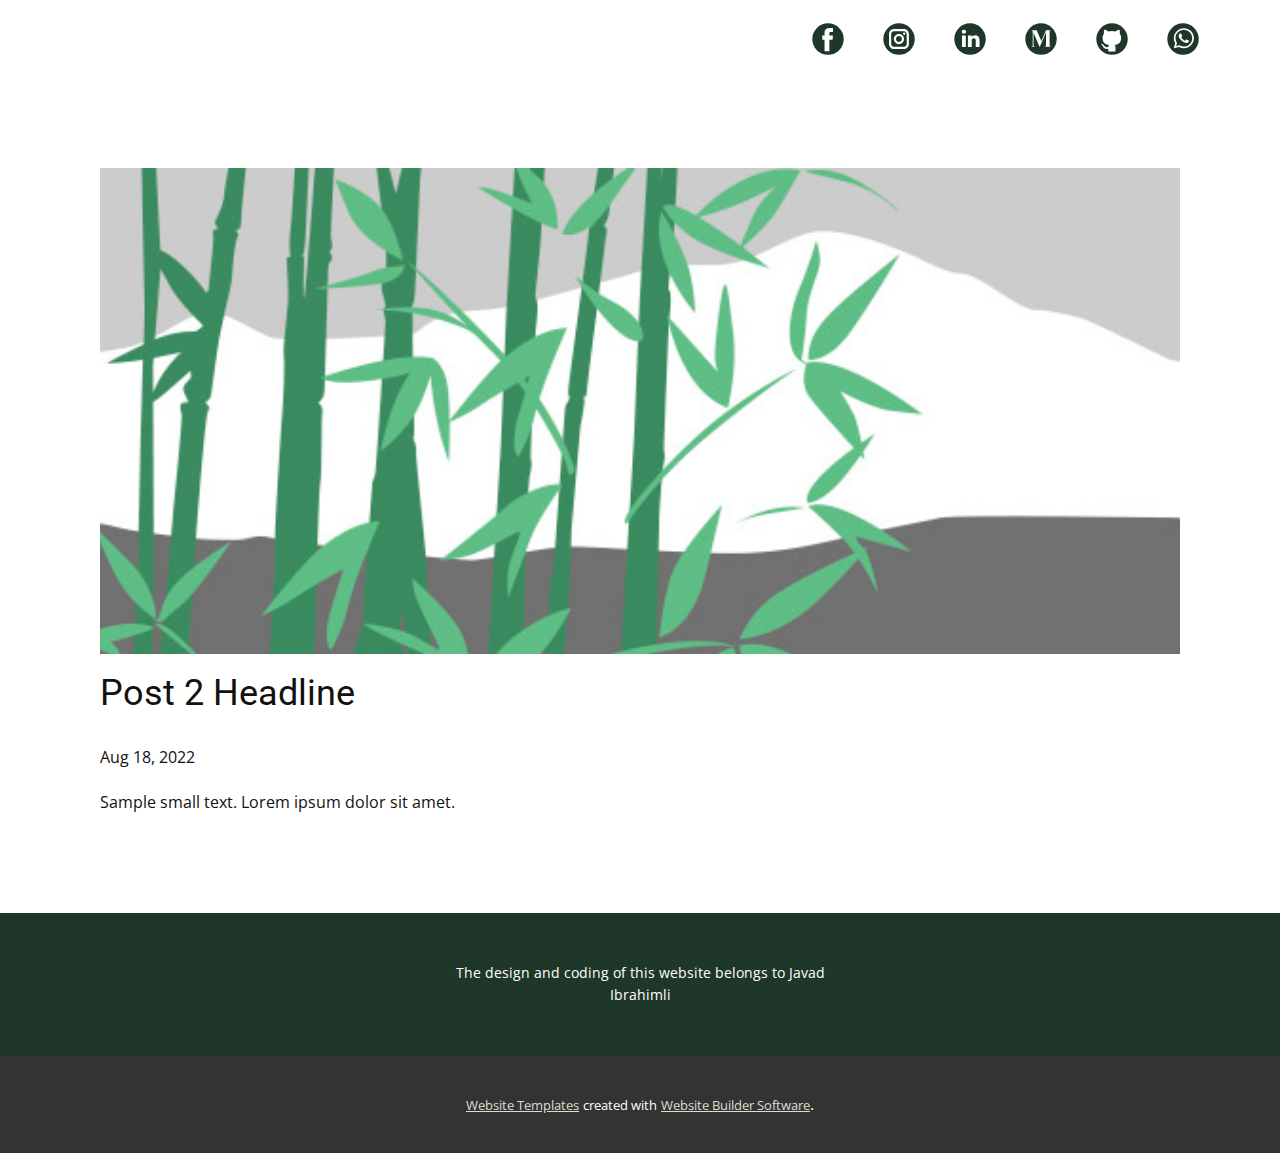
<file: blog/post-1.html>
<!doctype html>
<html style="font-size: 16px;" lang="en"><head>
    <meta name="viewport" content="width=device-width, initial-scale=1.0">
    <meta charset="utf-8">
    <meta name="keywords" content="Post 1 Headline">
    <meta name="description" content="">
    <title>Post 2 Headline</title>
    <link rel="stylesheet" href="../nicepage.css" media="screen">
<link rel="stylesheet" href="../Post-Template.css" media="screen">
    <script class="u-script" type="text/javascript" src="../jquery.js" "="" defer=""></script>
    <script class="u-script" type="text/javascript" src="../nicepage.js" "="" defer=""></script>
    <meta name="generator" content="Nicepage 4.16.0, nicepage.com">
    <link id="u-theme-google-font" rel="stylesheet" href="https://fonts.googleapis.com/css?family=Roboto:100,100i,300,300i,400,400i,500,500i,700,700i,900,900i|Open+Sans:300,300i,400,400i,500,500i,600,600i,700,700i,800,800i">
    
    
    <script type="application/ld+json">{
		"@context": "http://schema.org",
		"@type": "Organization",
		"name": "",
		"sameAs": [
				"https://www.facebook.com/cavad.ibrahimli.33/",
				"https://www.instagram.com/javad_ibrahiml1/?hl=tr",
				"https://www.linkedin.com/in/cavadibrahimli/",
				"https://cenabibrahimov.medium.com/",
				"https://github.com/cavadibrahimli1",
				"tel:+994503346372"
		]
}</script>
    <meta name="theme-color" content="#d8dfd0">
  </head>
  <body class="u-body u-xl-mode" data-lang="en"><header class="u-clearfix u-header" id="sec-623e"><div class="u-align-left u-clearfix u-sheet u-valign-middle-lg u-valign-middle-md u-valign-middle-sm u-valign-middle-xl u-sheet-1">
        <div class="u-social-icons u-spacing-39 u-social-icons-1">
          <a class="u-social-url" title="facebook" target="_blank" href="https://www.facebook.com/cavad.ibrahimli.33/"><span class="u-icon u-social-facebook u-social-icon u-text-custom-color-1 u-icon-1"><svg class="u-svg-link" preserveAspectRatio="xMidYMin slice" viewBox="0 0 112 112" style=""><use xmlns:xlink="http://www.w3.org/1999/xlink" xlink:href="#svg-9e88"></use></svg><svg class="u-svg-content" viewBox="0 0 112 112" x="0" y="0" id="svg-9e88"><circle fill="currentColor" cx="56.1" cy="56.1" r="55"></circle><path fill="#FFFFFF" d="M73.5,31.6h-9.1c-1.4,0-3.6,0.8-3.6,3.9v8.5h12.6L72,58.3H60.8v40.8H43.9V58.3h-8V43.9h8v-9.2
c0-6.7,3.1-17,17-17h12.5v13.9H73.5z"></path></svg></span>
          </a>
          <a class="u-social-url" title="instagram" target="_blank" href="https://www.instagram.com/javad_ibrahiml1/?hl=tr"><span class="u-icon u-social-icon u-social-instagram u-text-custom-color-1 u-icon-2"><svg class="u-svg-link" preserveAspectRatio="xMidYMin slice" viewBox="0 0 112 112" style=""><use xmlns:xlink="http://www.w3.org/1999/xlink" xlink:href="#svg-a274"></use></svg><svg class="u-svg-content" viewBox="0 0 112 112" x="0" y="0" id="svg-a274"><circle fill="currentColor" cx="56.1" cy="56.1" r="55"></circle><path fill="#FFFFFF" d="M55.9,38.2c-9.9,0-17.9,8-17.9,17.9C38,66,46,74,55.9,74c9.9,0,17.9-8,17.9-17.9C73.8,46.2,65.8,38.2,55.9,38.2
z M55.9,66.4c-5.7,0-10.3-4.6-10.3-10.3c-0.1-5.7,4.6-10.3,10.3-10.3c5.7,0,10.3,4.6,10.3,10.3C66.2,61.8,61.6,66.4,55.9,66.4z"></path><path fill="#FFFFFF" d="M74.3,33.5c-2.3,0-4.2,1.9-4.2,4.2s1.9,4.2,4.2,4.2s4.2-1.9,4.2-4.2S76.6,33.5,74.3,33.5z"></path><path fill="#FFFFFF" d="M73.1,21.3H38.6c-9.7,0-17.5,7.9-17.5,17.5v34.5c0,9.7,7.9,17.6,17.5,17.6h34.5c9.7,0,17.5-7.9,17.5-17.5V38.8
C90.6,29.1,82.7,21.3,73.1,21.3z M83,73.3c0,5.5-4.5,9.9-9.9,9.9H38.6c-5.5,0-9.9-4.5-9.9-9.9V38.8c0-5.5,4.5-9.9,9.9-9.9h34.5
c5.5,0,9.9,4.5,9.9,9.9V73.3z"></path></svg></span>
          </a>
          <a class="u-social-url" target="_blank" data-type="LinkedIn" title="LinkedIn" href="https://www.linkedin.com/in/cavadibrahimli/"><span class="u-icon u-social-icon u-social-linkedin u-text-custom-color-1 u-icon-3"><svg class="u-svg-link" preserveAspectRatio="xMidYMin slice" viewBox="0 0 112 112" style=""><use xmlns:xlink="http://www.w3.org/1999/xlink" xlink:href="#svg-99ff"></use></svg><svg class="u-svg-content" viewBox="0 0 112 112" x="0" y="0" id="svg-99ff"><circle fill="currentColor" cx="56.1" cy="56.1" r="55"></circle><path fill="#FFFFFF" d="M41.3,83.7H27.9V43.4h13.4V83.7z M34.6,37.9L34.6,37.9c-4.6,0-7.5-3.1-7.5-7c0-4,3-7,7.6-7s7.4,3,7.5,7
            C42.2,34.8,39.2,37.9,34.6,37.9z M89.6,83.7H76.2V62.2c0-5.4-1.9-9.1-6.8-9.1c-3.7,0-5.9,2.5-6.9,4.9c-0.4,0.9-0.4,2.1-0.4,3.3v22.5
            H48.7c0,0,0.2-36.5,0-40.3h13.4v5.7c1.8-2.7,5-6.7,12.1-6.7c8.8,0,15.4,5.8,15.4,18.1V83.7z"></path></svg></span>
          </a>
          <a class="u-social-url" target="_blank" data-type="Medium" title="Medium" href="https://cenabibrahimov.medium.com/"><span class="u-icon u-social-icon u-social-medium u-text-custom-color-1 u-icon-4"><svg class="u-svg-link" preserveAspectRatio="xMidYMin slice" viewBox="0 0 112 112" style=""><use xmlns:xlink="http://www.w3.org/1999/xlink" xlink:href="#svg-5c64"></use></svg><svg class="u-svg-content" viewBox="0 0 112 112" x="0" y="0" id="svg-5c64"><circle fill="currentColor" cx="56.1" cy="56.1" r="55"></circle><path fill="#FFFFFF" d="M90.9,25.7L90.9,25.7L91,25H73.5L57.2,63.1L40.9,25H22v0.7h0.1c3.2,0.7,4.8,1.8,4.8,5.7v45.2
	c0,3.9-1.6,4.9-4.8,5.7H22V83h12.8v-0.7h-0.1c-3.2-0.7-4.8-1.8-4.8-5.7V34l20.9,48.9H52l21.5-50.3v45.1c-0.3,3.1-1.9,4-4.8,4.6h-0.1
	V83H91v-0.7h-0.1c-2.9-0.7-4.6-1.6-4.8-4.6V31.4l0,0C86.1,27.5,87.7,26.4,90.9,25.7"></path></svg></span>
          </a>
          <a class="u-social-url" target="_blank" data-type="Github" title="Github" href="https://github.com/cavadibrahimli1"><span class="u-icon u-social-github u-social-icon u-text-custom-color-1 u-icon-5"><svg class="u-svg-link" preserveAspectRatio="xMidYMin slice" viewBox="0 0 112 112" style=""><use xmlns:xlink="http://www.w3.org/1999/xlink" xlink:href="#svg-6086"></use></svg><svg class="u-svg-content" viewBox="0 0 112 112" x="0" y="0" id="svg-6086"><circle fill="currentColor" cx="56.1" cy="56.1" r="55"></circle><path fill="#FFFFFF" d="M88,51.3c0-5.5-1.9-10.2-5.3-13.7c0.6-1.3,2.3-6.5-0.5-13.5c0,0-4.2-1.4-14,5.3c-4.1-1.1-8.4-1.7-12.7-1.8
	c-4.3,0-8.7,0.6-12.7,1.8c-9.7-6.6-14-5.3-14-5.3c-2.8,7-1,12.2-0.5,13.5C25,41.2,23,45.7,23,51.3c0,19.6,11.9,23.9,23.3,25.2
	c-1.5,1.3-2.8,3.5-3.2,6.8c-3,1.3-10.2,3.6-14.9-4.3c0,0-2.7-4.9-7.8-5.3c0,0-5-0.1-0.4,3.1c0,0,3.3,1.6,5.6,7.5c0,0,3,9.1,17.2,6
	c0,4.3,0.1,8.3,0.1,9.5h25.2c0-1.7,0.1-7.2,0.1-14c0-4.7-1.7-7.9-3.4-9.4C76,75.2,88,70.9,88,51.3z"></path></svg></span>
          </a>
          <a class="u-social-url" target="_blank" data-type="Whatsapp" title="Whatsapp" href="../tel:+994503346372"><span class="u-icon u-social-icon u-social-whatsapp u-text-custom-color-1 u-icon-6"><svg class="u-svg-link" preserveAspectRatio="xMidYMin slice" viewBox="0 0 112 112" style=""><use xmlns:xlink="http://www.w3.org/1999/xlink" xlink:href="#svg-8030"></use></svg><svg class="u-svg-content" viewBox="0 0 112 112" x="0" y="0" id="svg-8030"><circle fill="currentColor" cx="56.1" cy="56.1" r="55"></circle><path fill="#FFFFFF" d="M83.8,28.3C77.2,21.7,68.4,18,59,18c-19.3,0-35.1,15.7-35.1,35.1c0,6.2,1.6,12.2,4.7,17.5l-5,18.2L42.2,84
	c5.1,2.8,10.9,4.3,16.8,4.3h0l0,0c19.3,0,35.1-15.7,35.1-35.1C94.1,43.8,90.5,35,83.8,28.3 M59,82.3L59,82.3
	c-5.2,0-10.4-1.4-14.9-4.1l-1.1-0.6l-11,2.9L35,69.8l-0.7-1.1c-2.9-4.6-4.5-10-4.5-15.5C29.8,37,42.9,24,59,24
	c7.8,0,15.1,3,20.6,8.6c5.5,5.5,8.5,12.8,8.5,20.6C88.2,69.2,75.1,82.3,59,82.3 M75,60.5c-0.9-0.4-5.2-2.6-6-2.9
	c-0.8-0.3-1.4-0.4-2,0.4s-2.3,2.9-2.8,3.4c-0.5,0.6-1,0.7-1.9,0.2c-0.9-0.4-3.7-1.4-7.1-4.4c-2.6-2.3-4.4-5.2-4.9-6.1
	c-0.5-0.9-0.1-1.4,0.4-1.8c0.4-0.4,0.9-1,1.3-1.5c0.4-0.5,0.6-0.9,0.9-1.5c0.3-0.6,0.1-1.1-0.1-1.5c-0.2-0.4-2-4.8-2.7-6.5
	c-0.7-1.7-1.4-1.5-2-1.5c-0.5,0-1.1,0-1.7,0c-0.6,0-1.5,0.2-2.3,1.1c-0.8,0.9-3.1,3-3.1,7.3c0,4.3,3.1,8.5,3.6,9.1
	c0.4,0.6,6.2,9.4,15,13.2c2.1,0.9,3.7,1.4,5,1.8c2.1,0.7,4,0.6,5.5,0.3c1.7-0.3,5.2-2.1,5.9-4.2c0.7-2,0.7-3.8,0.5-4.2
	C76.5,61.1,75.9,60.9,75,60.5"></path></svg></span>
          </a>
        </div>
      </div></header>
    <section class="u-align-center u-clearfix u-section-1" id="sec-6805">
      <div class="u-clearfix u-sheet u-valign-middle-md u-valign-middle-sm u-valign-middle-xs u-sheet-1"><!--post_details--><!--post_details_options_json--><!--{"source":""}--><!--/post_details_options_json--><!--blog_post-->
        <div class="u-container-style u-expanded-width u-post-details u-post-details-1">
          <div class="u-container-layout u-valign-middle u-container-layout-1"><!--blog_post_image-->
            <img alt="" class="u-blog-control u-expanded-width u-image u-image-default u-image-1" src="../images/68f64b9d.jpeg"><!--/blog_post_image--><!--blog_post_header-->
            <h2 class="u-blog-control u-text u-text-1">Post 2 Headline</h2><!--/blog_post_header--><!--blog_post_metadata-->
            <div class="u-blog-control u-metadata u-metadata-1"><!--blog_post_metadata_date-->
              <span class="u-meta-date u-meta-icon">Aug 18, 2022</span><!--/blog_post_metadata_date--><!--blog_post_metadata_category-->
              <!--/blog_post_metadata_category--><!--blog_post_metadata_comments-->
              <!--/blog_post_metadata_comments-->
            </div><!--/blog_post_metadata--><!--blog_post_content-->
            <div class="u-align-justify u-blog-control u-post-content u-text u-text-2 fr-view">
  Sample small text. Lorem ipsum dolor sit amet.
  </div><!--/blog_post_content-->
          </div>
        </div><!--/blog_post--><!--/post_details-->
      </div>
    </section>
    
    
    <footer class="u-align-center u-clearfix u-custom-color-1 u-footer u-footer" id="sec-55c8"><div class="u-clearfix u-sheet u-valign-middle u-sheet-1">
        <p class="u-small-text u-text u-text-variant u-text-1"> The design and coding of this website belongs to Javad Ibrahimli</p>
      </div></footer>
    <section class="u-backlink u-clearfix u-grey-80">
      <a class="u-link" href="https://nicepage.com/website-templates" target="_blank">
        <span>Website Templates</span>
      </a>
      <p class="u-text">
        <span>created with</span>
      </p>
      <a class="u-link" href="" target="_blank">
        <span>Website Builder Software</span>
      </a>. 
    </section>
  
</body></html>
</file>
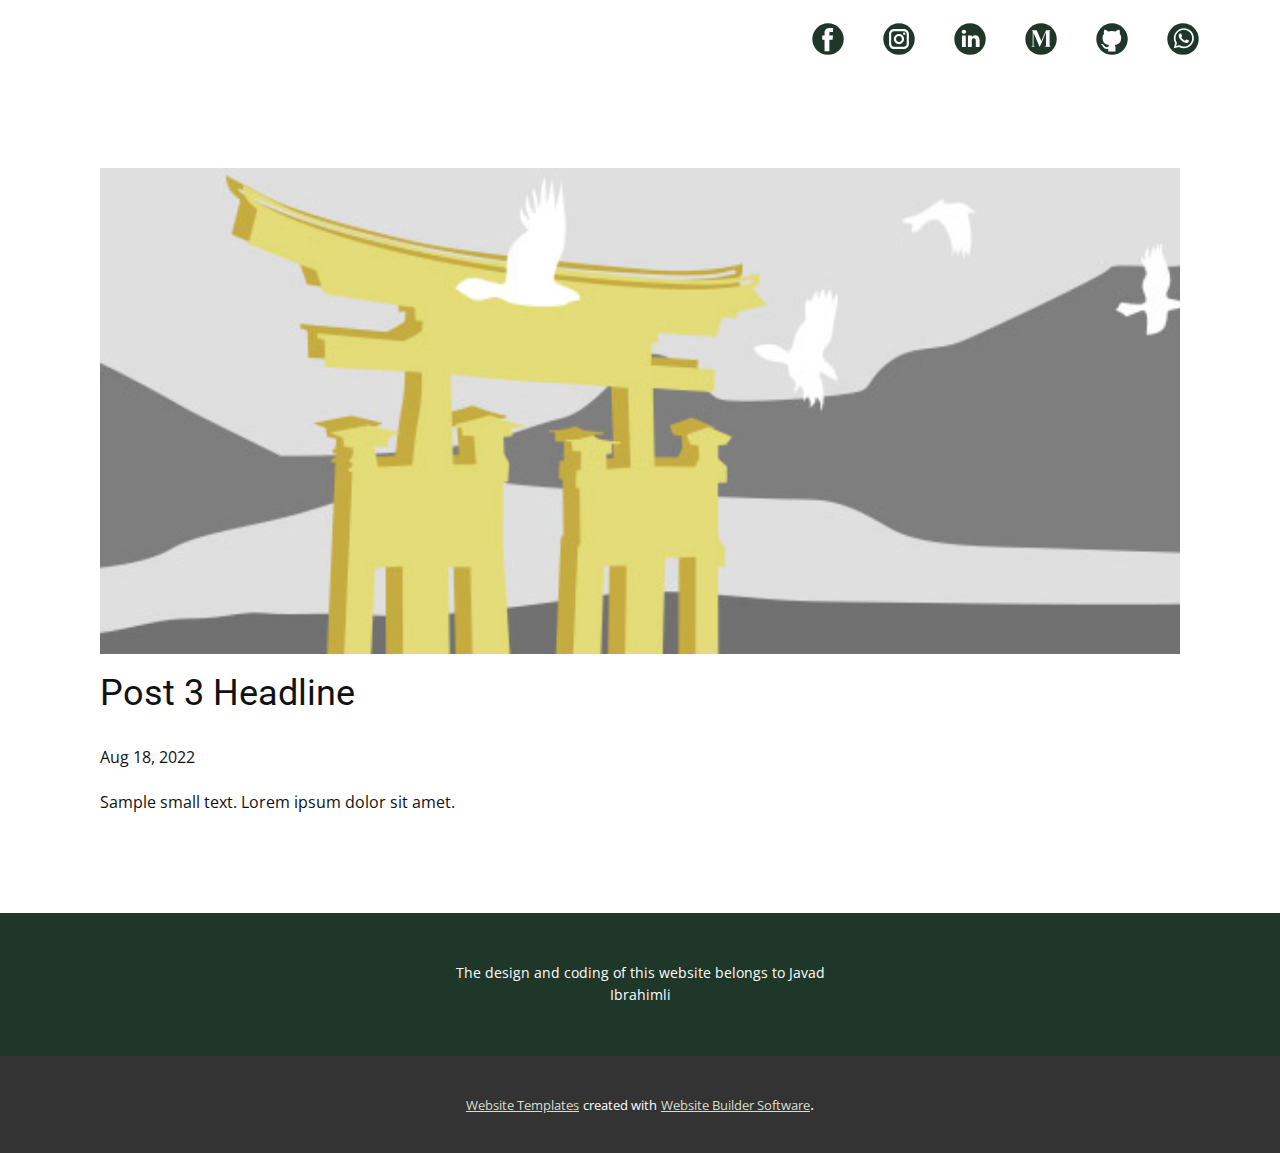
<file: blog/post-2.html>
<!doctype html>
<html style="font-size: 16px;" lang="en"><head>
    <meta name="viewport" content="width=device-width, initial-scale=1.0">
    <meta charset="utf-8">
    <meta name="keywords" content="Post 1 Headline">
    <meta name="description" content="">
    <title>Post 3 Headline</title>
    <link rel="stylesheet" href="../nicepage.css" media="screen">
<link rel="stylesheet" href="../Post-Template.css" media="screen">
    <script class="u-script" type="text/javascript" src="../jquery.js" "="" defer=""></script>
    <script class="u-script" type="text/javascript" src="../nicepage.js" "="" defer=""></script>
    <meta name="generator" content="Nicepage 4.16.0, nicepage.com">
    <link id="u-theme-google-font" rel="stylesheet" href="https://fonts.googleapis.com/css?family=Roboto:100,100i,300,300i,400,400i,500,500i,700,700i,900,900i|Open+Sans:300,300i,400,400i,500,500i,600,600i,700,700i,800,800i">
    
    
    <script type="application/ld+json">{
		"@context": "http://schema.org",
		"@type": "Organization",
		"name": "",
		"sameAs": [
				"https://www.facebook.com/cavad.ibrahimli.33/",
				"https://www.instagram.com/javad_ibrahiml1/?hl=tr",
				"https://www.linkedin.com/in/cavadibrahimli/",
				"https://cenabibrahimov.medium.com/",
				"https://github.com/cavadibrahimli1",
				"tel:+994503346372"
		]
}</script>
    <meta name="theme-color" content="#d8dfd0">
  </head>
  <body class="u-body u-xl-mode" data-lang="en"><header class="u-clearfix u-header" id="sec-623e"><div class="u-align-left u-clearfix u-sheet u-valign-middle-lg u-valign-middle-md u-valign-middle-sm u-valign-middle-xl u-sheet-1">
        <div class="u-social-icons u-spacing-39 u-social-icons-1">
          <a class="u-social-url" title="facebook" target="_blank" href="https://www.facebook.com/cavad.ibrahimli.33/"><span class="u-icon u-social-facebook u-social-icon u-text-custom-color-1 u-icon-1"><svg class="u-svg-link" preserveAspectRatio="xMidYMin slice" viewBox="0 0 112 112" style=""><use xmlns:xlink="http://www.w3.org/1999/xlink" xlink:href="#svg-9e88"></use></svg><svg class="u-svg-content" viewBox="0 0 112 112" x="0" y="0" id="svg-9e88"><circle fill="currentColor" cx="56.1" cy="56.1" r="55"></circle><path fill="#FFFFFF" d="M73.5,31.6h-9.1c-1.4,0-3.6,0.8-3.6,3.9v8.5h12.6L72,58.3H60.8v40.8H43.9V58.3h-8V43.9h8v-9.2
c0-6.7,3.1-17,17-17h12.5v13.9H73.5z"></path></svg></span>
          </a>
          <a class="u-social-url" title="instagram" target="_blank" href="https://www.instagram.com/javad_ibrahiml1/?hl=tr"><span class="u-icon u-social-icon u-social-instagram u-text-custom-color-1 u-icon-2"><svg class="u-svg-link" preserveAspectRatio="xMidYMin slice" viewBox="0 0 112 112" style=""><use xmlns:xlink="http://www.w3.org/1999/xlink" xlink:href="#svg-a274"></use></svg><svg class="u-svg-content" viewBox="0 0 112 112" x="0" y="0" id="svg-a274"><circle fill="currentColor" cx="56.1" cy="56.1" r="55"></circle><path fill="#FFFFFF" d="M55.9,38.2c-9.9,0-17.9,8-17.9,17.9C38,66,46,74,55.9,74c9.9,0,17.9-8,17.9-17.9C73.8,46.2,65.8,38.2,55.9,38.2
z M55.9,66.4c-5.7,0-10.3-4.6-10.3-10.3c-0.1-5.7,4.6-10.3,10.3-10.3c5.7,0,10.3,4.6,10.3,10.3C66.2,61.8,61.6,66.4,55.9,66.4z"></path><path fill="#FFFFFF" d="M74.3,33.5c-2.3,0-4.2,1.9-4.2,4.2s1.9,4.2,4.2,4.2s4.2-1.9,4.2-4.2S76.6,33.5,74.3,33.5z"></path><path fill="#FFFFFF" d="M73.1,21.3H38.6c-9.7,0-17.5,7.9-17.5,17.5v34.5c0,9.7,7.9,17.6,17.5,17.6h34.5c9.7,0,17.5-7.9,17.5-17.5V38.8
C90.6,29.1,82.7,21.3,73.1,21.3z M83,73.3c0,5.5-4.5,9.9-9.9,9.9H38.6c-5.5,0-9.9-4.5-9.9-9.9V38.8c0-5.5,4.5-9.9,9.9-9.9h34.5
c5.5,0,9.9,4.5,9.9,9.9V73.3z"></path></svg></span>
          </a>
          <a class="u-social-url" target="_blank" data-type="LinkedIn" title="LinkedIn" href="https://www.linkedin.com/in/cavadibrahimli/"><span class="u-icon u-social-icon u-social-linkedin u-text-custom-color-1 u-icon-3"><svg class="u-svg-link" preserveAspectRatio="xMidYMin slice" viewBox="0 0 112 112" style=""><use xmlns:xlink="http://www.w3.org/1999/xlink" xlink:href="#svg-99ff"></use></svg><svg class="u-svg-content" viewBox="0 0 112 112" x="0" y="0" id="svg-99ff"><circle fill="currentColor" cx="56.1" cy="56.1" r="55"></circle><path fill="#FFFFFF" d="M41.3,83.7H27.9V43.4h13.4V83.7z M34.6,37.9L34.6,37.9c-4.6,0-7.5-3.1-7.5-7c0-4,3-7,7.6-7s7.4,3,7.5,7
            C42.2,34.8,39.2,37.9,34.6,37.9z M89.6,83.7H76.2V62.2c0-5.4-1.9-9.1-6.8-9.1c-3.7,0-5.9,2.5-6.9,4.9c-0.4,0.9-0.4,2.1-0.4,3.3v22.5
            H48.7c0,0,0.2-36.5,0-40.3h13.4v5.7c1.8-2.7,5-6.7,12.1-6.7c8.8,0,15.4,5.8,15.4,18.1V83.7z"></path></svg></span>
          </a>
          <a class="u-social-url" target="_blank" data-type="Medium" title="Medium" href="https://cenabibrahimov.medium.com/"><span class="u-icon u-social-icon u-social-medium u-text-custom-color-1 u-icon-4"><svg class="u-svg-link" preserveAspectRatio="xMidYMin slice" viewBox="0 0 112 112" style=""><use xmlns:xlink="http://www.w3.org/1999/xlink" xlink:href="#svg-5c64"></use></svg><svg class="u-svg-content" viewBox="0 0 112 112" x="0" y="0" id="svg-5c64"><circle fill="currentColor" cx="56.1" cy="56.1" r="55"></circle><path fill="#FFFFFF" d="M90.9,25.7L90.9,25.7L91,25H73.5L57.2,63.1L40.9,25H22v0.7h0.1c3.2,0.7,4.8,1.8,4.8,5.7v45.2
	c0,3.9-1.6,4.9-4.8,5.7H22V83h12.8v-0.7h-0.1c-3.2-0.7-4.8-1.8-4.8-5.7V34l20.9,48.9H52l21.5-50.3v45.1c-0.3,3.1-1.9,4-4.8,4.6h-0.1
	V83H91v-0.7h-0.1c-2.9-0.7-4.6-1.6-4.8-4.6V31.4l0,0C86.1,27.5,87.7,26.4,90.9,25.7"></path></svg></span>
          </a>
          <a class="u-social-url" target="_blank" data-type="Github" title="Github" href="https://github.com/cavadibrahimli1"><span class="u-icon u-social-github u-social-icon u-text-custom-color-1 u-icon-5"><svg class="u-svg-link" preserveAspectRatio="xMidYMin slice" viewBox="0 0 112 112" style=""><use xmlns:xlink="http://www.w3.org/1999/xlink" xlink:href="#svg-6086"></use></svg><svg class="u-svg-content" viewBox="0 0 112 112" x="0" y="0" id="svg-6086"><circle fill="currentColor" cx="56.1" cy="56.1" r="55"></circle><path fill="#FFFFFF" d="M88,51.3c0-5.5-1.9-10.2-5.3-13.7c0.6-1.3,2.3-6.5-0.5-13.5c0,0-4.2-1.4-14,5.3c-4.1-1.1-8.4-1.7-12.7-1.8
	c-4.3,0-8.7,0.6-12.7,1.8c-9.7-6.6-14-5.3-14-5.3c-2.8,7-1,12.2-0.5,13.5C25,41.2,23,45.7,23,51.3c0,19.6,11.9,23.9,23.3,25.2
	c-1.5,1.3-2.8,3.5-3.2,6.8c-3,1.3-10.2,3.6-14.9-4.3c0,0-2.7-4.9-7.8-5.3c0,0-5-0.1-0.4,3.1c0,0,3.3,1.6,5.6,7.5c0,0,3,9.1,17.2,6
	c0,4.3,0.1,8.3,0.1,9.5h25.2c0-1.7,0.1-7.2,0.1-14c0-4.7-1.7-7.9-3.4-9.4C76,75.2,88,70.9,88,51.3z"></path></svg></span>
          </a>
          <a class="u-social-url" target="_blank" data-type="Whatsapp" title="Whatsapp" href="../tel:+994503346372"><span class="u-icon u-social-icon u-social-whatsapp u-text-custom-color-1 u-icon-6"><svg class="u-svg-link" preserveAspectRatio="xMidYMin slice" viewBox="0 0 112 112" style=""><use xmlns:xlink="http://www.w3.org/1999/xlink" xlink:href="#svg-8030"></use></svg><svg class="u-svg-content" viewBox="0 0 112 112" x="0" y="0" id="svg-8030"><circle fill="currentColor" cx="56.1" cy="56.1" r="55"></circle><path fill="#FFFFFF" d="M83.8,28.3C77.2,21.7,68.4,18,59,18c-19.3,0-35.1,15.7-35.1,35.1c0,6.2,1.6,12.2,4.7,17.5l-5,18.2L42.2,84
	c5.1,2.8,10.9,4.3,16.8,4.3h0l0,0c19.3,0,35.1-15.7,35.1-35.1C94.1,43.8,90.5,35,83.8,28.3 M59,82.3L59,82.3
	c-5.2,0-10.4-1.4-14.9-4.1l-1.1-0.6l-11,2.9L35,69.8l-0.7-1.1c-2.9-4.6-4.5-10-4.5-15.5C29.8,37,42.9,24,59,24
	c7.8,0,15.1,3,20.6,8.6c5.5,5.5,8.5,12.8,8.5,20.6C88.2,69.2,75.1,82.3,59,82.3 M75,60.5c-0.9-0.4-5.2-2.6-6-2.9
	c-0.8-0.3-1.4-0.4-2,0.4s-2.3,2.9-2.8,3.4c-0.5,0.6-1,0.7-1.9,0.2c-0.9-0.4-3.7-1.4-7.1-4.4c-2.6-2.3-4.4-5.2-4.9-6.1
	c-0.5-0.9-0.1-1.4,0.4-1.8c0.4-0.4,0.9-1,1.3-1.5c0.4-0.5,0.6-0.9,0.9-1.5c0.3-0.6,0.1-1.1-0.1-1.5c-0.2-0.4-2-4.8-2.7-6.5
	c-0.7-1.7-1.4-1.5-2-1.5c-0.5,0-1.1,0-1.7,0c-0.6,0-1.5,0.2-2.3,1.1c-0.8,0.9-3.1,3-3.1,7.3c0,4.3,3.1,8.5,3.6,9.1
	c0.4,0.6,6.2,9.4,15,13.2c2.1,0.9,3.7,1.4,5,1.8c2.1,0.7,4,0.6,5.5,0.3c1.7-0.3,5.2-2.1,5.9-4.2c0.7-2,0.7-3.8,0.5-4.2
	C76.5,61.1,75.9,60.9,75,60.5"></path></svg></span>
          </a>
        </div>
      </div></header>
    <section class="u-align-center u-clearfix u-section-1" id="sec-6805">
      <div class="u-clearfix u-sheet u-valign-middle-md u-valign-middle-sm u-valign-middle-xs u-sheet-1"><!--post_details--><!--post_details_options_json--><!--{"source":""}--><!--/post_details_options_json--><!--blog_post-->
        <div class="u-container-style u-expanded-width u-post-details u-post-details-1">
          <div class="u-container-layout u-valign-middle u-container-layout-1"><!--blog_post_image-->
            <img alt="" class="u-blog-control u-expanded-width u-image u-image-default u-image-1" src="../images/8ad73f3c.jpeg"><!--/blog_post_image--><!--blog_post_header-->
            <h2 class="u-blog-control u-text u-text-1">Post 3 Headline</h2><!--/blog_post_header--><!--blog_post_metadata-->
            <div class="u-blog-control u-metadata u-metadata-1"><!--blog_post_metadata_date-->
              <span class="u-meta-date u-meta-icon">Aug 18, 2022</span><!--/blog_post_metadata_date--><!--blog_post_metadata_category-->
              <!--/blog_post_metadata_category--><!--blog_post_metadata_comments-->
              <!--/blog_post_metadata_comments-->
            </div><!--/blog_post_metadata--><!--blog_post_content-->
            <div class="u-align-justify u-blog-control u-post-content u-text u-text-2 fr-view">
  Sample small text. Lorem ipsum dolor sit amet.
  </div><!--/blog_post_content-->
          </div>
        </div><!--/blog_post--><!--/post_details-->
      </div>
    </section>
    
    
    <footer class="u-align-center u-clearfix u-custom-color-1 u-footer u-footer" id="sec-55c8"><div class="u-clearfix u-sheet u-valign-middle u-sheet-1">
        <p class="u-small-text u-text u-text-variant u-text-1"> The design and coding of this website belongs to Javad Ibrahimli</p>
      </div></footer>
    <section class="u-backlink u-clearfix u-grey-80">
      <a class="u-link" href="https://nicepage.com/website-templates" target="_blank">
        <span>Website Templates</span>
      </a>
      <p class="u-text">
        <span>created with</span>
      </p>
      <a class="u-link" href="" target="_blank">
        <span>Website Builder Software</span>
      </a>. 
    </section>
  
</body></html>
</file>
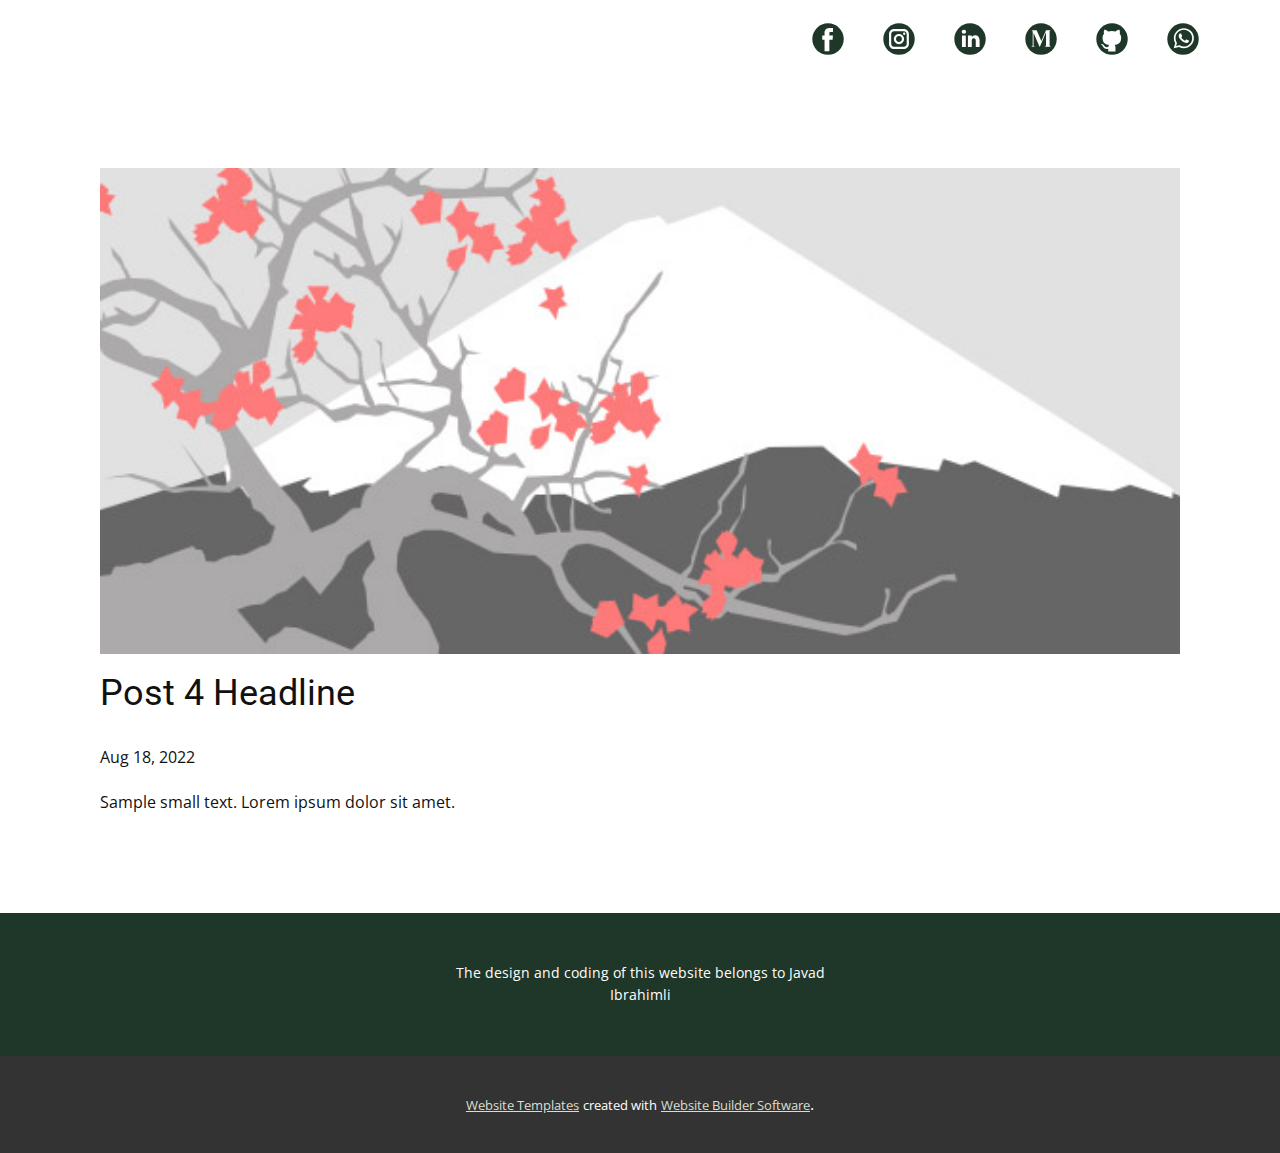
<file: blog/post-3.html>
<!doctype html>
<html style="font-size: 16px;" lang="en"><head>
    <meta name="viewport" content="width=device-width, initial-scale=1.0">
    <meta charset="utf-8">
    <meta name="keywords" content="Post 1 Headline">
    <meta name="description" content="">
    <title>Post 4 Headline</title>
    <link rel="stylesheet" href="../nicepage.css" media="screen">
<link rel="stylesheet" href="../Post-Template.css" media="screen">
    <script class="u-script" type="text/javascript" src="../jquery.js" "="" defer=""></script>
    <script class="u-script" type="text/javascript" src="../nicepage.js" "="" defer=""></script>
    <meta name="generator" content="Nicepage 4.16.0, nicepage.com">
    <link id="u-theme-google-font" rel="stylesheet" href="https://fonts.googleapis.com/css?family=Roboto:100,100i,300,300i,400,400i,500,500i,700,700i,900,900i|Open+Sans:300,300i,400,400i,500,500i,600,600i,700,700i,800,800i">
    
    
    <script type="application/ld+json">{
		"@context": "http://schema.org",
		"@type": "Organization",
		"name": "",
		"sameAs": [
				"https://www.facebook.com/cavad.ibrahimli.33/",
				"https://www.instagram.com/javad_ibrahiml1/?hl=tr",
				"https://www.linkedin.com/in/cavadibrahimli/",
				"https://cenabibrahimov.medium.com/",
				"https://github.com/cavadibrahimli1",
				"tel:+994503346372"
		]
}</script>
    <meta name="theme-color" content="#d8dfd0">
  </head>
  <body class="u-body u-xl-mode" data-lang="en"><header class="u-clearfix u-header" id="sec-623e"><div class="u-align-left u-clearfix u-sheet u-valign-middle-lg u-valign-middle-md u-valign-middle-sm u-valign-middle-xl u-sheet-1">
        <div class="u-social-icons u-spacing-39 u-social-icons-1">
          <a class="u-social-url" title="facebook" target="_blank" href="https://www.facebook.com/cavad.ibrahimli.33/"><span class="u-icon u-social-facebook u-social-icon u-text-custom-color-1 u-icon-1"><svg class="u-svg-link" preserveAspectRatio="xMidYMin slice" viewBox="0 0 112 112" style=""><use xmlns:xlink="http://www.w3.org/1999/xlink" xlink:href="#svg-9e88"></use></svg><svg class="u-svg-content" viewBox="0 0 112 112" x="0" y="0" id="svg-9e88"><circle fill="currentColor" cx="56.1" cy="56.1" r="55"></circle><path fill="#FFFFFF" d="M73.5,31.6h-9.1c-1.4,0-3.6,0.8-3.6,3.9v8.5h12.6L72,58.3H60.8v40.8H43.9V58.3h-8V43.9h8v-9.2
c0-6.7,3.1-17,17-17h12.5v13.9H73.5z"></path></svg></span>
          </a>
          <a class="u-social-url" title="instagram" target="_blank" href="https://www.instagram.com/javad_ibrahiml1/?hl=tr"><span class="u-icon u-social-icon u-social-instagram u-text-custom-color-1 u-icon-2"><svg class="u-svg-link" preserveAspectRatio="xMidYMin slice" viewBox="0 0 112 112" style=""><use xmlns:xlink="http://www.w3.org/1999/xlink" xlink:href="#svg-a274"></use></svg><svg class="u-svg-content" viewBox="0 0 112 112" x="0" y="0" id="svg-a274"><circle fill="currentColor" cx="56.1" cy="56.1" r="55"></circle><path fill="#FFFFFF" d="M55.9,38.2c-9.9,0-17.9,8-17.9,17.9C38,66,46,74,55.9,74c9.9,0,17.9-8,17.9-17.9C73.8,46.2,65.8,38.2,55.9,38.2
z M55.9,66.4c-5.7,0-10.3-4.6-10.3-10.3c-0.1-5.7,4.6-10.3,10.3-10.3c5.7,0,10.3,4.6,10.3,10.3C66.2,61.8,61.6,66.4,55.9,66.4z"></path><path fill="#FFFFFF" d="M74.3,33.5c-2.3,0-4.2,1.9-4.2,4.2s1.9,4.2,4.2,4.2s4.2-1.9,4.2-4.2S76.6,33.5,74.3,33.5z"></path><path fill="#FFFFFF" d="M73.1,21.3H38.6c-9.7,0-17.5,7.9-17.5,17.5v34.5c0,9.7,7.9,17.6,17.5,17.6h34.5c9.7,0,17.5-7.9,17.5-17.5V38.8
C90.6,29.1,82.7,21.3,73.1,21.3z M83,73.3c0,5.5-4.5,9.9-9.9,9.9H38.6c-5.5,0-9.9-4.5-9.9-9.9V38.8c0-5.5,4.5-9.9,9.9-9.9h34.5
c5.5,0,9.9,4.5,9.9,9.9V73.3z"></path></svg></span>
          </a>
          <a class="u-social-url" target="_blank" data-type="LinkedIn" title="LinkedIn" href="https://www.linkedin.com/in/cavadibrahimli/"><span class="u-icon u-social-icon u-social-linkedin u-text-custom-color-1 u-icon-3"><svg class="u-svg-link" preserveAspectRatio="xMidYMin slice" viewBox="0 0 112 112" style=""><use xmlns:xlink="http://www.w3.org/1999/xlink" xlink:href="#svg-99ff"></use></svg><svg class="u-svg-content" viewBox="0 0 112 112" x="0" y="0" id="svg-99ff"><circle fill="currentColor" cx="56.1" cy="56.1" r="55"></circle><path fill="#FFFFFF" d="M41.3,83.7H27.9V43.4h13.4V83.7z M34.6,37.9L34.6,37.9c-4.6,0-7.5-3.1-7.5-7c0-4,3-7,7.6-7s7.4,3,7.5,7
            C42.2,34.8,39.2,37.9,34.6,37.9z M89.6,83.7H76.2V62.2c0-5.4-1.9-9.1-6.8-9.1c-3.7,0-5.9,2.5-6.9,4.9c-0.4,0.9-0.4,2.1-0.4,3.3v22.5
            H48.7c0,0,0.2-36.5,0-40.3h13.4v5.7c1.8-2.7,5-6.7,12.1-6.7c8.8,0,15.4,5.8,15.4,18.1V83.7z"></path></svg></span>
          </a>
          <a class="u-social-url" target="_blank" data-type="Medium" title="Medium" href="https://cenabibrahimov.medium.com/"><span class="u-icon u-social-icon u-social-medium u-text-custom-color-1 u-icon-4"><svg class="u-svg-link" preserveAspectRatio="xMidYMin slice" viewBox="0 0 112 112" style=""><use xmlns:xlink="http://www.w3.org/1999/xlink" xlink:href="#svg-5c64"></use></svg><svg class="u-svg-content" viewBox="0 0 112 112" x="0" y="0" id="svg-5c64"><circle fill="currentColor" cx="56.1" cy="56.1" r="55"></circle><path fill="#FFFFFF" d="M90.9,25.7L90.9,25.7L91,25H73.5L57.2,63.1L40.9,25H22v0.7h0.1c3.2,0.7,4.8,1.8,4.8,5.7v45.2
	c0,3.9-1.6,4.9-4.8,5.7H22V83h12.8v-0.7h-0.1c-3.2-0.7-4.8-1.8-4.8-5.7V34l20.9,48.9H52l21.5-50.3v45.1c-0.3,3.1-1.9,4-4.8,4.6h-0.1
	V83H91v-0.7h-0.1c-2.9-0.7-4.6-1.6-4.8-4.6V31.4l0,0C86.1,27.5,87.7,26.4,90.9,25.7"></path></svg></span>
          </a>
          <a class="u-social-url" target="_blank" data-type="Github" title="Github" href="https://github.com/cavadibrahimli1"><span class="u-icon u-social-github u-social-icon u-text-custom-color-1 u-icon-5"><svg class="u-svg-link" preserveAspectRatio="xMidYMin slice" viewBox="0 0 112 112" style=""><use xmlns:xlink="http://www.w3.org/1999/xlink" xlink:href="#svg-6086"></use></svg><svg class="u-svg-content" viewBox="0 0 112 112" x="0" y="0" id="svg-6086"><circle fill="currentColor" cx="56.1" cy="56.1" r="55"></circle><path fill="#FFFFFF" d="M88,51.3c0-5.5-1.9-10.2-5.3-13.7c0.6-1.3,2.3-6.5-0.5-13.5c0,0-4.2-1.4-14,5.3c-4.1-1.1-8.4-1.7-12.7-1.8
	c-4.3,0-8.7,0.6-12.7,1.8c-9.7-6.6-14-5.3-14-5.3c-2.8,7-1,12.2-0.5,13.5C25,41.2,23,45.7,23,51.3c0,19.6,11.9,23.9,23.3,25.2
	c-1.5,1.3-2.8,3.5-3.2,6.8c-3,1.3-10.2,3.6-14.9-4.3c0,0-2.7-4.9-7.8-5.3c0,0-5-0.1-0.4,3.1c0,0,3.3,1.6,5.6,7.5c0,0,3,9.1,17.2,6
	c0,4.3,0.1,8.3,0.1,9.5h25.2c0-1.7,0.1-7.2,0.1-14c0-4.7-1.7-7.9-3.4-9.4C76,75.2,88,70.9,88,51.3z"></path></svg></span>
          </a>
          <a class="u-social-url" target="_blank" data-type="Whatsapp" title="Whatsapp" href="../tel:+994503346372"><span class="u-icon u-social-icon u-social-whatsapp u-text-custom-color-1 u-icon-6"><svg class="u-svg-link" preserveAspectRatio="xMidYMin slice" viewBox="0 0 112 112" style=""><use xmlns:xlink="http://www.w3.org/1999/xlink" xlink:href="#svg-8030"></use></svg><svg class="u-svg-content" viewBox="0 0 112 112" x="0" y="0" id="svg-8030"><circle fill="currentColor" cx="56.1" cy="56.1" r="55"></circle><path fill="#FFFFFF" d="M83.8,28.3C77.2,21.7,68.4,18,59,18c-19.3,0-35.1,15.7-35.1,35.1c0,6.2,1.6,12.2,4.7,17.5l-5,18.2L42.2,84
	c5.1,2.8,10.9,4.3,16.8,4.3h0l0,0c19.3,0,35.1-15.7,35.1-35.1C94.1,43.8,90.5,35,83.8,28.3 M59,82.3L59,82.3
	c-5.2,0-10.4-1.4-14.9-4.1l-1.1-0.6l-11,2.9L35,69.8l-0.7-1.1c-2.9-4.6-4.5-10-4.5-15.5C29.8,37,42.9,24,59,24
	c7.8,0,15.1,3,20.6,8.6c5.5,5.5,8.5,12.8,8.5,20.6C88.2,69.2,75.1,82.3,59,82.3 M75,60.5c-0.9-0.4-5.2-2.6-6-2.9
	c-0.8-0.3-1.4-0.4-2,0.4s-2.3,2.9-2.8,3.4c-0.5,0.6-1,0.7-1.9,0.2c-0.9-0.4-3.7-1.4-7.1-4.4c-2.6-2.3-4.4-5.2-4.9-6.1
	c-0.5-0.9-0.1-1.4,0.4-1.8c0.4-0.4,0.9-1,1.3-1.5c0.4-0.5,0.6-0.9,0.9-1.5c0.3-0.6,0.1-1.1-0.1-1.5c-0.2-0.4-2-4.8-2.7-6.5
	c-0.7-1.7-1.4-1.5-2-1.5c-0.5,0-1.1,0-1.7,0c-0.6,0-1.5,0.2-2.3,1.1c-0.8,0.9-3.1,3-3.1,7.3c0,4.3,3.1,8.5,3.6,9.1
	c0.4,0.6,6.2,9.4,15,13.2c2.1,0.9,3.7,1.4,5,1.8c2.1,0.7,4,0.6,5.5,0.3c1.7-0.3,5.2-2.1,5.9-4.2c0.7-2,0.7-3.8,0.5-4.2
	C76.5,61.1,75.9,60.9,75,60.5"></path></svg></span>
          </a>
        </div>
      </div></header>
    <section class="u-align-center u-clearfix u-section-1" id="sec-6805">
      <div class="u-clearfix u-sheet u-valign-middle-md u-valign-middle-sm u-valign-middle-xs u-sheet-1"><!--post_details--><!--post_details_options_json--><!--{"source":""}--><!--/post_details_options_json--><!--blog_post-->
        <div class="u-container-style u-expanded-width u-post-details u-post-details-1">
          <div class="u-container-layout u-valign-middle u-container-layout-1"><!--blog_post_image-->
            <img alt="" class="u-blog-control u-expanded-width u-image u-image-default u-image-1" src="../images/0fd3416c.jpeg"><!--/blog_post_image--><!--blog_post_header-->
            <h2 class="u-blog-control u-text u-text-1">Post 4 Headline</h2><!--/blog_post_header--><!--blog_post_metadata-->
            <div class="u-blog-control u-metadata u-metadata-1"><!--blog_post_metadata_date-->
              <span class="u-meta-date u-meta-icon">Aug 18, 2022</span><!--/blog_post_metadata_date--><!--blog_post_metadata_category-->
              <!--/blog_post_metadata_category--><!--blog_post_metadata_comments-->
              <!--/blog_post_metadata_comments-->
            </div><!--/blog_post_metadata--><!--blog_post_content-->
            <div class="u-align-justify u-blog-control u-post-content u-text u-text-2 fr-view">
  Sample small text. Lorem ipsum dolor sit amet.
  </div><!--/blog_post_content-->
          </div>
        </div><!--/blog_post--><!--/post_details-->
      </div>
    </section>
    
    
    <footer class="u-align-center u-clearfix u-custom-color-1 u-footer u-footer" id="sec-55c8"><div class="u-clearfix u-sheet u-valign-middle u-sheet-1">
        <p class="u-small-text u-text u-text-variant u-text-1"> The design and coding of this website belongs to Javad Ibrahimli</p>
      </div></footer>
    <section class="u-backlink u-clearfix u-grey-80">
      <a class="u-link" href="https://nicepage.com/website-templates" target="_blank">
        <span>Website Templates</span>
      </a>
      <p class="u-text">
        <span>created with</span>
      </p>
      <a class="u-link" href="" target="_blank">
        <span>Website Builder Software</span>
      </a>. 
    </section>
  
</body></html>
</file>
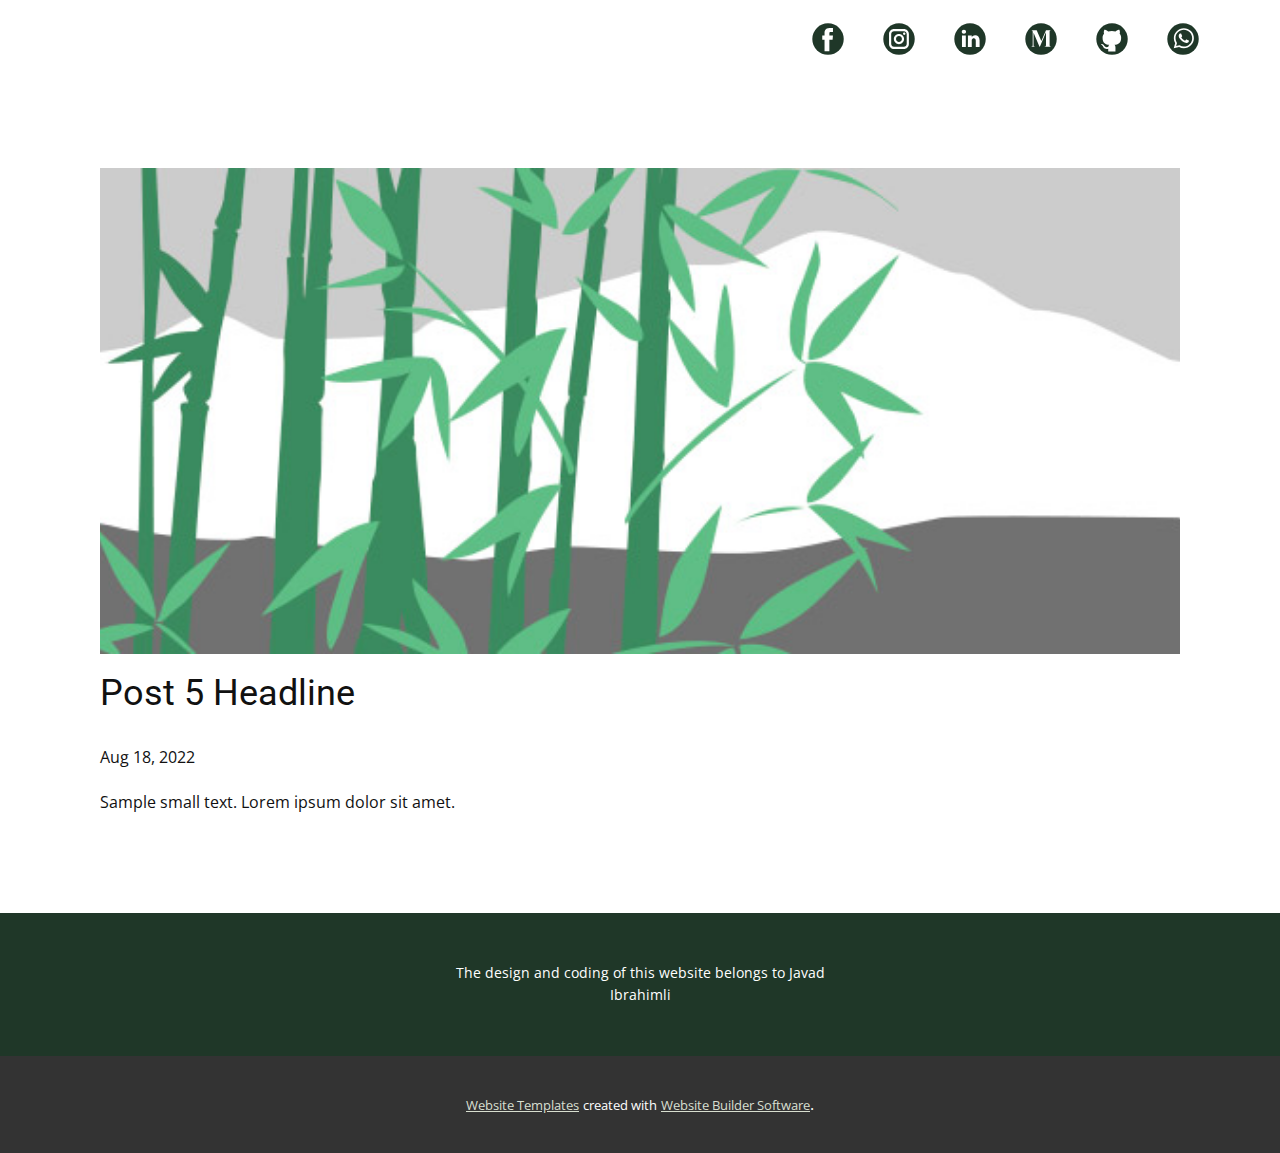
<file: blog/post-4.html>
<!doctype html>
<html style="font-size: 16px;" lang="en"><head>
    <meta name="viewport" content="width=device-width, initial-scale=1.0">
    <meta charset="utf-8">
    <meta name="keywords" content="Post 1 Headline">
    <meta name="description" content="">
    <title>Post 5 Headline</title>
    <link rel="stylesheet" href="../nicepage.css" media="screen">
<link rel="stylesheet" href="../Post-Template.css" media="screen">
    <script class="u-script" type="text/javascript" src="../jquery.js" "="" defer=""></script>
    <script class="u-script" type="text/javascript" src="../nicepage.js" "="" defer=""></script>
    <meta name="generator" content="Nicepage 4.16.0, nicepage.com">
    <link id="u-theme-google-font" rel="stylesheet" href="https://fonts.googleapis.com/css?family=Roboto:100,100i,300,300i,400,400i,500,500i,700,700i,900,900i|Open+Sans:300,300i,400,400i,500,500i,600,600i,700,700i,800,800i">
    
    
    <script type="application/ld+json">{
		"@context": "http://schema.org",
		"@type": "Organization",
		"name": "",
		"sameAs": [
				"https://www.facebook.com/cavad.ibrahimli.33/",
				"https://www.instagram.com/javad_ibrahiml1/?hl=tr",
				"https://www.linkedin.com/in/cavadibrahimli/",
				"https://cenabibrahimov.medium.com/",
				"https://github.com/cavadibrahimli1",
				"tel:+994503346372"
		]
}</script>
    <meta name="theme-color" content="#d8dfd0">
  </head>
  <body class="u-body u-xl-mode" data-lang="en"><header class="u-clearfix u-header" id="sec-623e"><div class="u-align-left u-clearfix u-sheet u-valign-middle-lg u-valign-middle-md u-valign-middle-sm u-valign-middle-xl u-sheet-1">
        <div class="u-social-icons u-spacing-39 u-social-icons-1">
          <a class="u-social-url" title="facebook" target="_blank" href="https://www.facebook.com/cavad.ibrahimli.33/"><span class="u-icon u-social-facebook u-social-icon u-text-custom-color-1 u-icon-1"><svg class="u-svg-link" preserveAspectRatio="xMidYMin slice" viewBox="0 0 112 112" style=""><use xmlns:xlink="http://www.w3.org/1999/xlink" xlink:href="#svg-9e88"></use></svg><svg class="u-svg-content" viewBox="0 0 112 112" x="0" y="0" id="svg-9e88"><circle fill="currentColor" cx="56.1" cy="56.1" r="55"></circle><path fill="#FFFFFF" d="M73.5,31.6h-9.1c-1.4,0-3.6,0.8-3.6,3.9v8.5h12.6L72,58.3H60.8v40.8H43.9V58.3h-8V43.9h8v-9.2
c0-6.7,3.1-17,17-17h12.5v13.9H73.5z"></path></svg></span>
          </a>
          <a class="u-social-url" title="instagram" target="_blank" href="https://www.instagram.com/javad_ibrahiml1/?hl=tr"><span class="u-icon u-social-icon u-social-instagram u-text-custom-color-1 u-icon-2"><svg class="u-svg-link" preserveAspectRatio="xMidYMin slice" viewBox="0 0 112 112" style=""><use xmlns:xlink="http://www.w3.org/1999/xlink" xlink:href="#svg-a274"></use></svg><svg class="u-svg-content" viewBox="0 0 112 112" x="0" y="0" id="svg-a274"><circle fill="currentColor" cx="56.1" cy="56.1" r="55"></circle><path fill="#FFFFFF" d="M55.9,38.2c-9.9,0-17.9,8-17.9,17.9C38,66,46,74,55.9,74c9.9,0,17.9-8,17.9-17.9C73.8,46.2,65.8,38.2,55.9,38.2
z M55.9,66.4c-5.7,0-10.3-4.6-10.3-10.3c-0.1-5.7,4.6-10.3,10.3-10.3c5.7,0,10.3,4.6,10.3,10.3C66.2,61.8,61.6,66.4,55.9,66.4z"></path><path fill="#FFFFFF" d="M74.3,33.5c-2.3,0-4.2,1.9-4.2,4.2s1.9,4.2,4.2,4.2s4.2-1.9,4.2-4.2S76.6,33.5,74.3,33.5z"></path><path fill="#FFFFFF" d="M73.1,21.3H38.6c-9.7,0-17.5,7.9-17.5,17.5v34.5c0,9.7,7.9,17.6,17.5,17.6h34.5c9.7,0,17.5-7.9,17.5-17.5V38.8
C90.6,29.1,82.7,21.3,73.1,21.3z M83,73.3c0,5.5-4.5,9.9-9.9,9.9H38.6c-5.5,0-9.9-4.5-9.9-9.9V38.8c0-5.5,4.5-9.9,9.9-9.9h34.5
c5.5,0,9.9,4.5,9.9,9.9V73.3z"></path></svg></span>
          </a>
          <a class="u-social-url" target="_blank" data-type="LinkedIn" title="LinkedIn" href="https://www.linkedin.com/in/cavadibrahimli/"><span class="u-icon u-social-icon u-social-linkedin u-text-custom-color-1 u-icon-3"><svg class="u-svg-link" preserveAspectRatio="xMidYMin slice" viewBox="0 0 112 112" style=""><use xmlns:xlink="http://www.w3.org/1999/xlink" xlink:href="#svg-99ff"></use></svg><svg class="u-svg-content" viewBox="0 0 112 112" x="0" y="0" id="svg-99ff"><circle fill="currentColor" cx="56.1" cy="56.1" r="55"></circle><path fill="#FFFFFF" d="M41.3,83.7H27.9V43.4h13.4V83.7z M34.6,37.9L34.6,37.9c-4.6,0-7.5-3.1-7.5-7c0-4,3-7,7.6-7s7.4,3,7.5,7
            C42.2,34.8,39.2,37.9,34.6,37.9z M89.6,83.7H76.2V62.2c0-5.4-1.9-9.1-6.8-9.1c-3.7,0-5.9,2.5-6.9,4.9c-0.4,0.9-0.4,2.1-0.4,3.3v22.5
            H48.7c0,0,0.2-36.5,0-40.3h13.4v5.7c1.8-2.7,5-6.7,12.1-6.7c8.8,0,15.4,5.8,15.4,18.1V83.7z"></path></svg></span>
          </a>
          <a class="u-social-url" target="_blank" data-type="Medium" title="Medium" href="https://cenabibrahimov.medium.com/"><span class="u-icon u-social-icon u-social-medium u-text-custom-color-1 u-icon-4"><svg class="u-svg-link" preserveAspectRatio="xMidYMin slice" viewBox="0 0 112 112" style=""><use xmlns:xlink="http://www.w3.org/1999/xlink" xlink:href="#svg-5c64"></use></svg><svg class="u-svg-content" viewBox="0 0 112 112" x="0" y="0" id="svg-5c64"><circle fill="currentColor" cx="56.1" cy="56.1" r="55"></circle><path fill="#FFFFFF" d="M90.9,25.7L90.9,25.7L91,25H73.5L57.2,63.1L40.9,25H22v0.7h0.1c3.2,0.7,4.8,1.8,4.8,5.7v45.2
	c0,3.9-1.6,4.9-4.8,5.7H22V83h12.8v-0.7h-0.1c-3.2-0.7-4.8-1.8-4.8-5.7V34l20.9,48.9H52l21.5-50.3v45.1c-0.3,3.1-1.9,4-4.8,4.6h-0.1
	V83H91v-0.7h-0.1c-2.9-0.7-4.6-1.6-4.8-4.6V31.4l0,0C86.1,27.5,87.7,26.4,90.9,25.7"></path></svg></span>
          </a>
          <a class="u-social-url" target="_blank" data-type="Github" title="Github" href="https://github.com/cavadibrahimli1"><span class="u-icon u-social-github u-social-icon u-text-custom-color-1 u-icon-5"><svg class="u-svg-link" preserveAspectRatio="xMidYMin slice" viewBox="0 0 112 112" style=""><use xmlns:xlink="http://www.w3.org/1999/xlink" xlink:href="#svg-6086"></use></svg><svg class="u-svg-content" viewBox="0 0 112 112" x="0" y="0" id="svg-6086"><circle fill="currentColor" cx="56.1" cy="56.1" r="55"></circle><path fill="#FFFFFF" d="M88,51.3c0-5.5-1.9-10.2-5.3-13.7c0.6-1.3,2.3-6.5-0.5-13.5c0,0-4.2-1.4-14,5.3c-4.1-1.1-8.4-1.7-12.7-1.8
	c-4.3,0-8.7,0.6-12.7,1.8c-9.7-6.6-14-5.3-14-5.3c-2.8,7-1,12.2-0.5,13.5C25,41.2,23,45.7,23,51.3c0,19.6,11.9,23.9,23.3,25.2
	c-1.5,1.3-2.8,3.5-3.2,6.8c-3,1.3-10.2,3.6-14.9-4.3c0,0-2.7-4.9-7.8-5.3c0,0-5-0.1-0.4,3.1c0,0,3.3,1.6,5.6,7.5c0,0,3,9.1,17.2,6
	c0,4.3,0.1,8.3,0.1,9.5h25.2c0-1.7,0.1-7.2,0.1-14c0-4.7-1.7-7.9-3.4-9.4C76,75.2,88,70.9,88,51.3z"></path></svg></span>
          </a>
          <a class="u-social-url" target="_blank" data-type="Whatsapp" title="Whatsapp" href="../tel:+994503346372"><span class="u-icon u-social-icon u-social-whatsapp u-text-custom-color-1 u-icon-6"><svg class="u-svg-link" preserveAspectRatio="xMidYMin slice" viewBox="0 0 112 112" style=""><use xmlns:xlink="http://www.w3.org/1999/xlink" xlink:href="#svg-8030"></use></svg><svg class="u-svg-content" viewBox="0 0 112 112" x="0" y="0" id="svg-8030"><circle fill="currentColor" cx="56.1" cy="56.1" r="55"></circle><path fill="#FFFFFF" d="M83.8,28.3C77.2,21.7,68.4,18,59,18c-19.3,0-35.1,15.7-35.1,35.1c0,6.2,1.6,12.2,4.7,17.5l-5,18.2L42.2,84
	c5.1,2.8,10.9,4.3,16.8,4.3h0l0,0c19.3,0,35.1-15.7,35.1-35.1C94.1,43.8,90.5,35,83.8,28.3 M59,82.3L59,82.3
	c-5.2,0-10.4-1.4-14.9-4.1l-1.1-0.6l-11,2.9L35,69.8l-0.7-1.1c-2.9-4.6-4.5-10-4.5-15.5C29.8,37,42.9,24,59,24
	c7.8,0,15.1,3,20.6,8.6c5.5,5.5,8.5,12.8,8.5,20.6C88.2,69.2,75.1,82.3,59,82.3 M75,60.5c-0.9-0.4-5.2-2.6-6-2.9
	c-0.8-0.3-1.4-0.4-2,0.4s-2.3,2.9-2.8,3.4c-0.5,0.6-1,0.7-1.9,0.2c-0.9-0.4-3.7-1.4-7.1-4.4c-2.6-2.3-4.4-5.2-4.9-6.1
	c-0.5-0.9-0.1-1.4,0.4-1.8c0.4-0.4,0.9-1,1.3-1.5c0.4-0.5,0.6-0.9,0.9-1.5c0.3-0.6,0.1-1.1-0.1-1.5c-0.2-0.4-2-4.8-2.7-6.5
	c-0.7-1.7-1.4-1.5-2-1.5c-0.5,0-1.1,0-1.7,0c-0.6,0-1.5,0.2-2.3,1.1c-0.8,0.9-3.1,3-3.1,7.3c0,4.3,3.1,8.5,3.6,9.1
	c0.4,0.6,6.2,9.4,15,13.2c2.1,0.9,3.7,1.4,5,1.8c2.1,0.7,4,0.6,5.5,0.3c1.7-0.3,5.2-2.1,5.9-4.2c0.7-2,0.7-3.8,0.5-4.2
	C76.5,61.1,75.9,60.9,75,60.5"></path></svg></span>
          </a>
        </div>
      </div></header>
    <section class="u-align-center u-clearfix u-section-1" id="sec-6805">
      <div class="u-clearfix u-sheet u-valign-middle-md u-valign-middle-sm u-valign-middle-xs u-sheet-1"><!--post_details--><!--post_details_options_json--><!--{"source":""}--><!--/post_details_options_json--><!--blog_post-->
        <div class="u-container-style u-expanded-width u-post-details u-post-details-1">
          <div class="u-container-layout u-valign-middle u-container-layout-1"><!--blog_post_image-->
            <img alt="" class="u-blog-control u-expanded-width u-image u-image-default u-image-1" src="../images/68f64b9d.jpeg"><!--/blog_post_image--><!--blog_post_header-->
            <h2 class="u-blog-control u-text u-text-1">Post 5 Headline</h2><!--/blog_post_header--><!--blog_post_metadata-->
            <div class="u-blog-control u-metadata u-metadata-1"><!--blog_post_metadata_date-->
              <span class="u-meta-date u-meta-icon">Aug 18, 2022</span><!--/blog_post_metadata_date--><!--blog_post_metadata_category-->
              <!--/blog_post_metadata_category--><!--blog_post_metadata_comments-->
              <!--/blog_post_metadata_comments-->
            </div><!--/blog_post_metadata--><!--blog_post_content-->
            <div class="u-align-justify u-blog-control u-post-content u-text u-text-2 fr-view">
  Sample small text. Lorem ipsum dolor sit amet.
  </div><!--/blog_post_content-->
          </div>
        </div><!--/blog_post--><!--/post_details-->
      </div>
    </section>
    
    
    <footer class="u-align-center u-clearfix u-custom-color-1 u-footer u-footer" id="sec-55c8"><div class="u-clearfix u-sheet u-valign-middle u-sheet-1">
        <p class="u-small-text u-text u-text-variant u-text-1"> The design and coding of this website belongs to Javad Ibrahimli</p>
      </div></footer>
    <section class="u-backlink u-clearfix u-grey-80">
      <a class="u-link" href="https://nicepage.com/website-templates" target="_blank">
        <span>Website Templates</span>
      </a>
      <p class="u-text">
        <span>created with</span>
      </p>
      <a class="u-link" href="" target="_blank">
        <span>Website Builder Software</span>
      </a>. 
    </section>
  
</body></html>
</file>
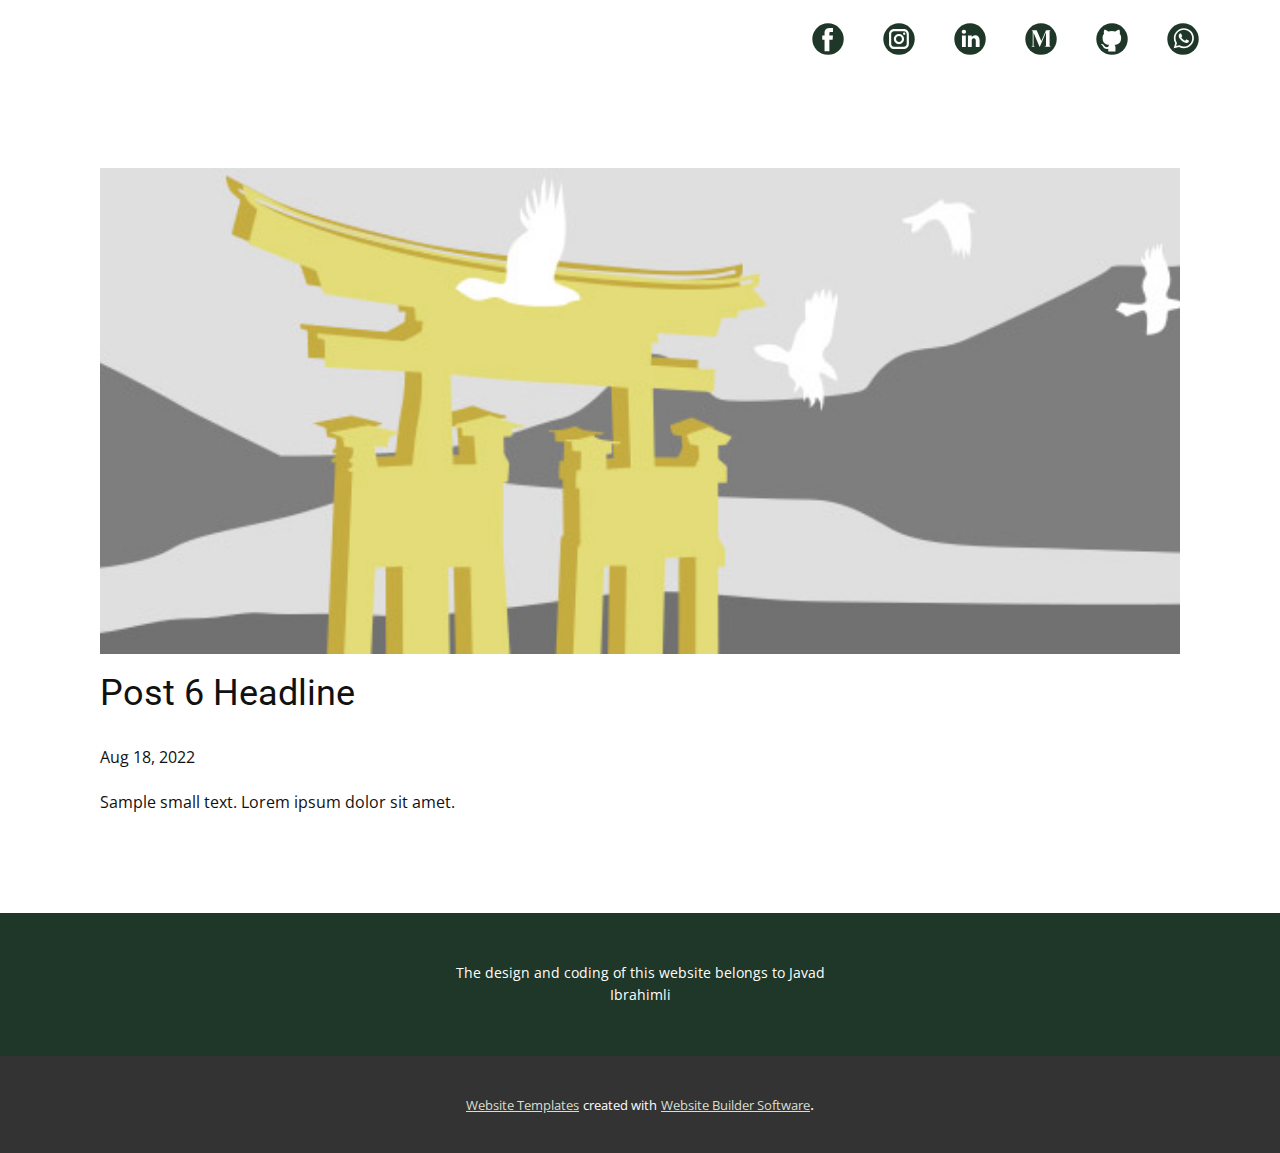
<file: blog/post-5.html>
<!doctype html>
<html style="font-size: 16px;" lang="en"><head>
    <meta name="viewport" content="width=device-width, initial-scale=1.0">
    <meta charset="utf-8">
    <meta name="keywords" content="Post 1 Headline">
    <meta name="description" content="">
    <title>Post 6 Headline</title>
    <link rel="stylesheet" href="../nicepage.css" media="screen">
<link rel="stylesheet" href="../Post-Template.css" media="screen">
    <script class="u-script" type="text/javascript" src="../jquery.js" "="" defer=""></script>
    <script class="u-script" type="text/javascript" src="../nicepage.js" "="" defer=""></script>
    <meta name="generator" content="Nicepage 4.16.0, nicepage.com">
    <link id="u-theme-google-font" rel="stylesheet" href="https://fonts.googleapis.com/css?family=Roboto:100,100i,300,300i,400,400i,500,500i,700,700i,900,900i|Open+Sans:300,300i,400,400i,500,500i,600,600i,700,700i,800,800i">
    
    
    <script type="application/ld+json">{
		"@context": "http://schema.org",
		"@type": "Organization",
		"name": "",
		"sameAs": [
				"https://www.facebook.com/cavad.ibrahimli.33/",
				"https://www.instagram.com/javad_ibrahiml1/?hl=tr",
				"https://www.linkedin.com/in/cavadibrahimli/",
				"https://cenabibrahimov.medium.com/",
				"https://github.com/cavadibrahimli1",
				"tel:+994503346372"
		]
}</script>
    <meta name="theme-color" content="#d8dfd0">
  </head>
  <body class="u-body u-xl-mode" data-lang="en"><header class="u-clearfix u-header" id="sec-623e"><div class="u-align-left u-clearfix u-sheet u-valign-middle-lg u-valign-middle-md u-valign-middle-sm u-valign-middle-xl u-sheet-1">
        <div class="u-social-icons u-spacing-39 u-social-icons-1">
          <a class="u-social-url" title="facebook" target="_blank" href="https://www.facebook.com/cavad.ibrahimli.33/"><span class="u-icon u-social-facebook u-social-icon u-text-custom-color-1 u-icon-1"><svg class="u-svg-link" preserveAspectRatio="xMidYMin slice" viewBox="0 0 112 112" style=""><use xmlns:xlink="http://www.w3.org/1999/xlink" xlink:href="#svg-9e88"></use></svg><svg class="u-svg-content" viewBox="0 0 112 112" x="0" y="0" id="svg-9e88"><circle fill="currentColor" cx="56.1" cy="56.1" r="55"></circle><path fill="#FFFFFF" d="M73.5,31.6h-9.1c-1.4,0-3.6,0.8-3.6,3.9v8.5h12.6L72,58.3H60.8v40.8H43.9V58.3h-8V43.9h8v-9.2
c0-6.7,3.1-17,17-17h12.5v13.9H73.5z"></path></svg></span>
          </a>
          <a class="u-social-url" title="instagram" target="_blank" href="https://www.instagram.com/javad_ibrahiml1/?hl=tr"><span class="u-icon u-social-icon u-social-instagram u-text-custom-color-1 u-icon-2"><svg class="u-svg-link" preserveAspectRatio="xMidYMin slice" viewBox="0 0 112 112" style=""><use xmlns:xlink="http://www.w3.org/1999/xlink" xlink:href="#svg-a274"></use></svg><svg class="u-svg-content" viewBox="0 0 112 112" x="0" y="0" id="svg-a274"><circle fill="currentColor" cx="56.1" cy="56.1" r="55"></circle><path fill="#FFFFFF" d="M55.9,38.2c-9.9,0-17.9,8-17.9,17.9C38,66,46,74,55.9,74c9.9,0,17.9-8,17.9-17.9C73.8,46.2,65.8,38.2,55.9,38.2
z M55.9,66.4c-5.7,0-10.3-4.6-10.3-10.3c-0.1-5.7,4.6-10.3,10.3-10.3c5.7,0,10.3,4.6,10.3,10.3C66.2,61.8,61.6,66.4,55.9,66.4z"></path><path fill="#FFFFFF" d="M74.3,33.5c-2.3,0-4.2,1.9-4.2,4.2s1.9,4.2,4.2,4.2s4.2-1.9,4.2-4.2S76.6,33.5,74.3,33.5z"></path><path fill="#FFFFFF" d="M73.1,21.3H38.6c-9.7,0-17.5,7.9-17.5,17.5v34.5c0,9.7,7.9,17.6,17.5,17.6h34.5c9.7,0,17.5-7.9,17.5-17.5V38.8
C90.6,29.1,82.7,21.3,73.1,21.3z M83,73.3c0,5.5-4.5,9.9-9.9,9.9H38.6c-5.5,0-9.9-4.5-9.9-9.9V38.8c0-5.5,4.5-9.9,9.9-9.9h34.5
c5.5,0,9.9,4.5,9.9,9.9V73.3z"></path></svg></span>
          </a>
          <a class="u-social-url" target="_blank" data-type="LinkedIn" title="LinkedIn" href="https://www.linkedin.com/in/cavadibrahimli/"><span class="u-icon u-social-icon u-social-linkedin u-text-custom-color-1 u-icon-3"><svg class="u-svg-link" preserveAspectRatio="xMidYMin slice" viewBox="0 0 112 112" style=""><use xmlns:xlink="http://www.w3.org/1999/xlink" xlink:href="#svg-99ff"></use></svg><svg class="u-svg-content" viewBox="0 0 112 112" x="0" y="0" id="svg-99ff"><circle fill="currentColor" cx="56.1" cy="56.1" r="55"></circle><path fill="#FFFFFF" d="M41.3,83.7H27.9V43.4h13.4V83.7z M34.6,37.9L34.6,37.9c-4.6,0-7.5-3.1-7.5-7c0-4,3-7,7.6-7s7.4,3,7.5,7
            C42.2,34.8,39.2,37.9,34.6,37.9z M89.6,83.7H76.2V62.2c0-5.4-1.9-9.1-6.8-9.1c-3.7,0-5.9,2.5-6.9,4.9c-0.4,0.9-0.4,2.1-0.4,3.3v22.5
            H48.7c0,0,0.2-36.5,0-40.3h13.4v5.7c1.8-2.7,5-6.7,12.1-6.7c8.8,0,15.4,5.8,15.4,18.1V83.7z"></path></svg></span>
          </a>
          <a class="u-social-url" target="_blank" data-type="Medium" title="Medium" href="https://cenabibrahimov.medium.com/"><span class="u-icon u-social-icon u-social-medium u-text-custom-color-1 u-icon-4"><svg class="u-svg-link" preserveAspectRatio="xMidYMin slice" viewBox="0 0 112 112" style=""><use xmlns:xlink="http://www.w3.org/1999/xlink" xlink:href="#svg-5c64"></use></svg><svg class="u-svg-content" viewBox="0 0 112 112" x="0" y="0" id="svg-5c64"><circle fill="currentColor" cx="56.1" cy="56.1" r="55"></circle><path fill="#FFFFFF" d="M90.9,25.7L90.9,25.7L91,25H73.5L57.2,63.1L40.9,25H22v0.7h0.1c3.2,0.7,4.8,1.8,4.8,5.7v45.2
	c0,3.9-1.6,4.9-4.8,5.7H22V83h12.8v-0.7h-0.1c-3.2-0.7-4.8-1.8-4.8-5.7V34l20.9,48.9H52l21.5-50.3v45.1c-0.3,3.1-1.9,4-4.8,4.6h-0.1
	V83H91v-0.7h-0.1c-2.9-0.7-4.6-1.6-4.8-4.6V31.4l0,0C86.1,27.5,87.7,26.4,90.9,25.7"></path></svg></span>
          </a>
          <a class="u-social-url" target="_blank" data-type="Github" title="Github" href="https://github.com/cavadibrahimli1"><span class="u-icon u-social-github u-social-icon u-text-custom-color-1 u-icon-5"><svg class="u-svg-link" preserveAspectRatio="xMidYMin slice" viewBox="0 0 112 112" style=""><use xmlns:xlink="http://www.w3.org/1999/xlink" xlink:href="#svg-6086"></use></svg><svg class="u-svg-content" viewBox="0 0 112 112" x="0" y="0" id="svg-6086"><circle fill="currentColor" cx="56.1" cy="56.1" r="55"></circle><path fill="#FFFFFF" d="M88,51.3c0-5.5-1.9-10.2-5.3-13.7c0.6-1.3,2.3-6.5-0.5-13.5c0,0-4.2-1.4-14,5.3c-4.1-1.1-8.4-1.7-12.7-1.8
	c-4.3,0-8.7,0.6-12.7,1.8c-9.7-6.6-14-5.3-14-5.3c-2.8,7-1,12.2-0.5,13.5C25,41.2,23,45.7,23,51.3c0,19.6,11.9,23.9,23.3,25.2
	c-1.5,1.3-2.8,3.5-3.2,6.8c-3,1.3-10.2,3.6-14.9-4.3c0,0-2.7-4.9-7.8-5.3c0,0-5-0.1-0.4,3.1c0,0,3.3,1.6,5.6,7.5c0,0,3,9.1,17.2,6
	c0,4.3,0.1,8.3,0.1,9.5h25.2c0-1.7,0.1-7.2,0.1-14c0-4.7-1.7-7.9-3.4-9.4C76,75.2,88,70.9,88,51.3z"></path></svg></span>
          </a>
          <a class="u-social-url" target="_blank" data-type="Whatsapp" title="Whatsapp" href="../tel:+994503346372"><span class="u-icon u-social-icon u-social-whatsapp u-text-custom-color-1 u-icon-6"><svg class="u-svg-link" preserveAspectRatio="xMidYMin slice" viewBox="0 0 112 112" style=""><use xmlns:xlink="http://www.w3.org/1999/xlink" xlink:href="#svg-8030"></use></svg><svg class="u-svg-content" viewBox="0 0 112 112" x="0" y="0" id="svg-8030"><circle fill="currentColor" cx="56.1" cy="56.1" r="55"></circle><path fill="#FFFFFF" d="M83.8,28.3C77.2,21.7,68.4,18,59,18c-19.3,0-35.1,15.7-35.1,35.1c0,6.2,1.6,12.2,4.7,17.5l-5,18.2L42.2,84
	c5.1,2.8,10.9,4.3,16.8,4.3h0l0,0c19.3,0,35.1-15.7,35.1-35.1C94.1,43.8,90.5,35,83.8,28.3 M59,82.3L59,82.3
	c-5.2,0-10.4-1.4-14.9-4.1l-1.1-0.6l-11,2.9L35,69.8l-0.7-1.1c-2.9-4.6-4.5-10-4.5-15.5C29.8,37,42.9,24,59,24
	c7.8,0,15.1,3,20.6,8.6c5.5,5.5,8.5,12.8,8.5,20.6C88.2,69.2,75.1,82.3,59,82.3 M75,60.5c-0.9-0.4-5.2-2.6-6-2.9
	c-0.8-0.3-1.4-0.4-2,0.4s-2.3,2.9-2.8,3.4c-0.5,0.6-1,0.7-1.9,0.2c-0.9-0.4-3.7-1.4-7.1-4.4c-2.6-2.3-4.4-5.2-4.9-6.1
	c-0.5-0.9-0.1-1.4,0.4-1.8c0.4-0.4,0.9-1,1.3-1.5c0.4-0.5,0.6-0.9,0.9-1.5c0.3-0.6,0.1-1.1-0.1-1.5c-0.2-0.4-2-4.8-2.7-6.5
	c-0.7-1.7-1.4-1.5-2-1.5c-0.5,0-1.1,0-1.7,0c-0.6,0-1.5,0.2-2.3,1.1c-0.8,0.9-3.1,3-3.1,7.3c0,4.3,3.1,8.5,3.6,9.1
	c0.4,0.6,6.2,9.4,15,13.2c2.1,0.9,3.7,1.4,5,1.8c2.1,0.7,4,0.6,5.5,0.3c1.7-0.3,5.2-2.1,5.9-4.2c0.7-2,0.7-3.8,0.5-4.2
	C76.5,61.1,75.9,60.9,75,60.5"></path></svg></span>
          </a>
        </div>
      </div></header>
    <section class="u-align-center u-clearfix u-section-1" id="sec-6805">
      <div class="u-clearfix u-sheet u-valign-middle-md u-valign-middle-sm u-valign-middle-xs u-sheet-1"><!--post_details--><!--post_details_options_json--><!--{"source":""}--><!--/post_details_options_json--><!--blog_post-->
        <div class="u-container-style u-expanded-width u-post-details u-post-details-1">
          <div class="u-container-layout u-valign-middle u-container-layout-1"><!--blog_post_image-->
            <img alt="" class="u-blog-control u-expanded-width u-image u-image-default u-image-1" src="../images/8ad73f3c.jpeg"><!--/blog_post_image--><!--blog_post_header-->
            <h2 class="u-blog-control u-text u-text-1">Post 6 Headline</h2><!--/blog_post_header--><!--blog_post_metadata-->
            <div class="u-blog-control u-metadata u-metadata-1"><!--blog_post_metadata_date-->
              <span class="u-meta-date u-meta-icon">Aug 18, 2022</span><!--/blog_post_metadata_date--><!--blog_post_metadata_category-->
              <!--/blog_post_metadata_category--><!--blog_post_metadata_comments-->
              <!--/blog_post_metadata_comments-->
            </div><!--/blog_post_metadata--><!--blog_post_content-->
            <div class="u-align-justify u-blog-control u-post-content u-text u-text-2 fr-view">
  Sample small text. Lorem ipsum dolor sit amet.
  </div><!--/blog_post_content-->
          </div>
        </div><!--/blog_post--><!--/post_details-->
      </div>
    </section>
    
    
    <footer class="u-align-center u-clearfix u-custom-color-1 u-footer u-footer" id="sec-55c8"><div class="u-clearfix u-sheet u-valign-middle u-sheet-1">
        <p class="u-small-text u-text u-text-variant u-text-1"> The design and coding of this website belongs to Javad Ibrahimli</p>
      </div></footer>
    <section class="u-backlink u-clearfix u-grey-80">
      <a class="u-link" href="https://nicepage.com/website-templates" target="_blank">
        <span>Website Templates</span>
      </a>
      <p class="u-text">
        <span>created with</span>
      </p>
      <a class="u-link" href="" target="_blank">
        <span>Website Builder Software</span>
      </a>. 
    </section>
  
</body></html>
</file>
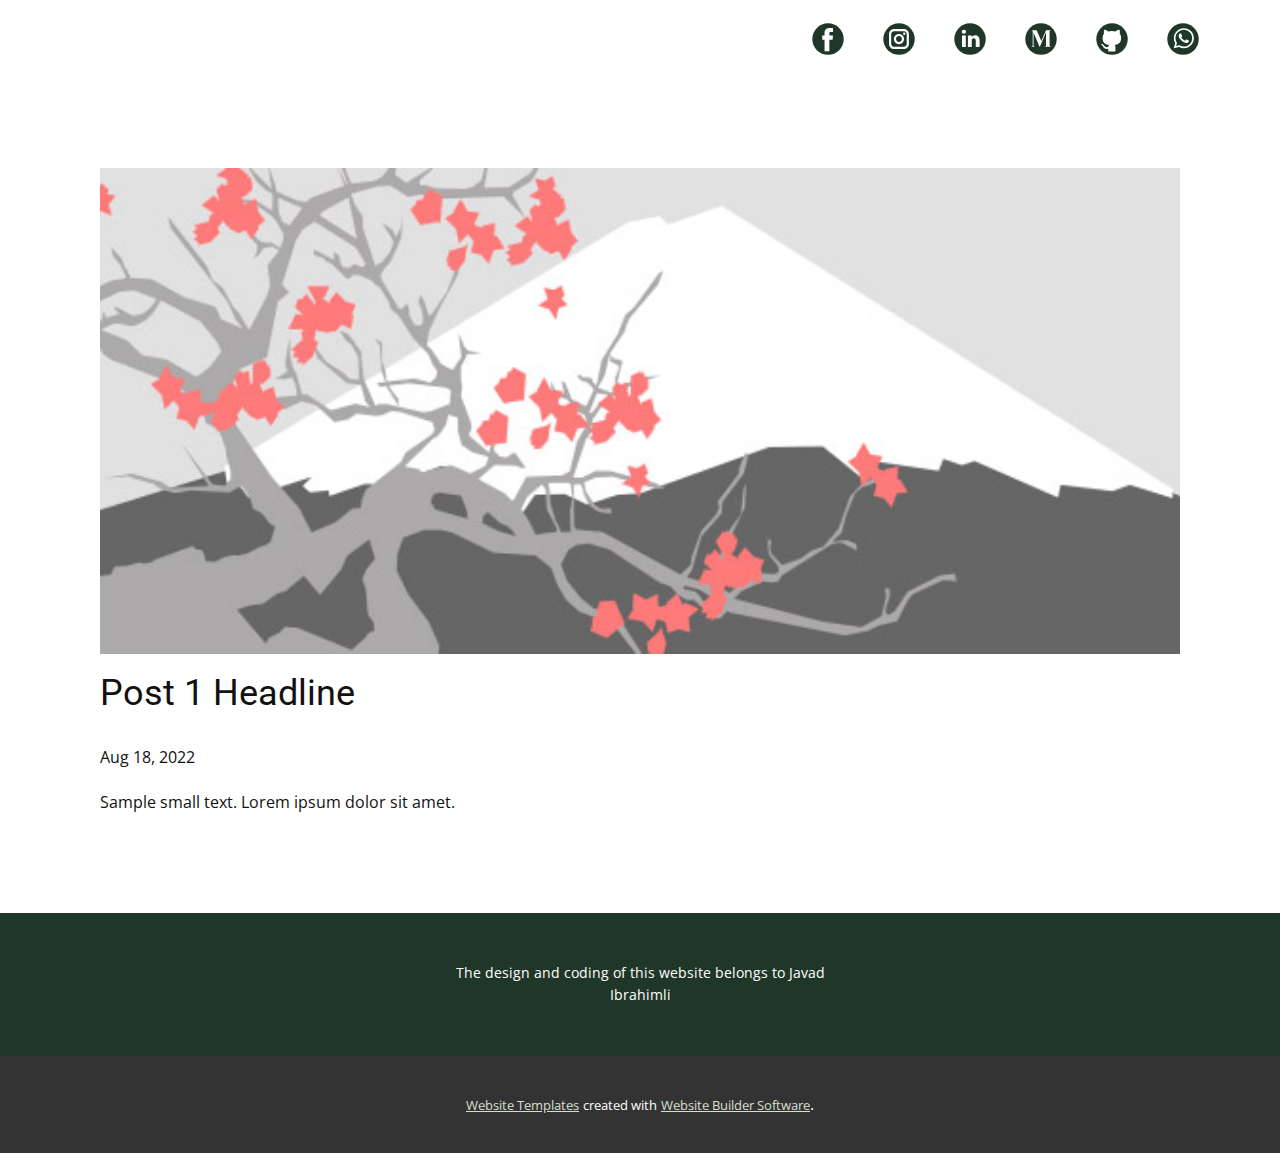
<file: blog/post.html>
<!doctype html>
<html style="font-size: 16px;" lang="en"><head>
    <meta name="viewport" content="width=device-width, initial-scale=1.0">
    <meta charset="utf-8">
    <meta name="keywords" content="Post 1 Headline">
    <meta name="description" content="">
    <title>Post 1 Headline</title>
    <link rel="stylesheet" href="../nicepage.css" media="screen">
<link rel="stylesheet" href="../Post-Template.css" media="screen">
    <script class="u-script" type="text/javascript" src="../jquery.js" "="" defer=""></script>
    <script class="u-script" type="text/javascript" src="../nicepage.js" "="" defer=""></script>
    <meta name="generator" content="Nicepage 4.16.0, nicepage.com">
    <link id="u-theme-google-font" rel="stylesheet" href="https://fonts.googleapis.com/css?family=Roboto:100,100i,300,300i,400,400i,500,500i,700,700i,900,900i|Open+Sans:300,300i,400,400i,500,500i,600,600i,700,700i,800,800i">
    
    
    <script type="application/ld+json">{
		"@context": "http://schema.org",
		"@type": "Organization",
		"name": "",
		"sameAs": [
				"https://www.facebook.com/cavad.ibrahimli.33/",
				"https://www.instagram.com/javad_ibrahiml1/?hl=tr",
				"https://www.linkedin.com/in/cavadibrahimli/",
				"https://cenabibrahimov.medium.com/",
				"https://github.com/cavadibrahimli1",
				"tel:+994503346372"
		]
}</script>
    <meta name="theme-color" content="#d8dfd0">
  </head>
  <body class="u-body u-xl-mode" data-lang="en"><header class="u-clearfix u-header" id="sec-623e"><div class="u-align-left u-clearfix u-sheet u-valign-middle-lg u-valign-middle-md u-valign-middle-sm u-valign-middle-xl u-sheet-1">
        <div class="u-social-icons u-spacing-39 u-social-icons-1">
          <a class="u-social-url" title="facebook" target="_blank" href="https://www.facebook.com/cavad.ibrahimli.33/"><span class="u-icon u-social-facebook u-social-icon u-text-custom-color-1 u-icon-1"><svg class="u-svg-link" preserveAspectRatio="xMidYMin slice" viewBox="0 0 112 112" style=""><use xmlns:xlink="http://www.w3.org/1999/xlink" xlink:href="#svg-9e88"></use></svg><svg class="u-svg-content" viewBox="0 0 112 112" x="0" y="0" id="svg-9e88"><circle fill="currentColor" cx="56.1" cy="56.1" r="55"></circle><path fill="#FFFFFF" d="M73.5,31.6h-9.1c-1.4,0-3.6,0.8-3.6,3.9v8.5h12.6L72,58.3H60.8v40.8H43.9V58.3h-8V43.9h8v-9.2
c0-6.7,3.1-17,17-17h12.5v13.9H73.5z"></path></svg></span>
          </a>
          <a class="u-social-url" title="instagram" target="_blank" href="https://www.instagram.com/javad_ibrahiml1/?hl=tr"><span class="u-icon u-social-icon u-social-instagram u-text-custom-color-1 u-icon-2"><svg class="u-svg-link" preserveAspectRatio="xMidYMin slice" viewBox="0 0 112 112" style=""><use xmlns:xlink="http://www.w3.org/1999/xlink" xlink:href="#svg-a274"></use></svg><svg class="u-svg-content" viewBox="0 0 112 112" x="0" y="0" id="svg-a274"><circle fill="currentColor" cx="56.1" cy="56.1" r="55"></circle><path fill="#FFFFFF" d="M55.9,38.2c-9.9,0-17.9,8-17.9,17.9C38,66,46,74,55.9,74c9.9,0,17.9-8,17.9-17.9C73.8,46.2,65.8,38.2,55.9,38.2
z M55.9,66.4c-5.7,0-10.3-4.6-10.3-10.3c-0.1-5.7,4.6-10.3,10.3-10.3c5.7,0,10.3,4.6,10.3,10.3C66.2,61.8,61.6,66.4,55.9,66.4z"></path><path fill="#FFFFFF" d="M74.3,33.5c-2.3,0-4.2,1.9-4.2,4.2s1.9,4.2,4.2,4.2s4.2-1.9,4.2-4.2S76.6,33.5,74.3,33.5z"></path><path fill="#FFFFFF" d="M73.1,21.3H38.6c-9.7,0-17.5,7.9-17.5,17.5v34.5c0,9.7,7.9,17.6,17.5,17.6h34.5c9.7,0,17.5-7.9,17.5-17.5V38.8
C90.6,29.1,82.7,21.3,73.1,21.3z M83,73.3c0,5.5-4.5,9.9-9.9,9.9H38.6c-5.5,0-9.9-4.5-9.9-9.9V38.8c0-5.5,4.5-9.9,9.9-9.9h34.5
c5.5,0,9.9,4.5,9.9,9.9V73.3z"></path></svg></span>
          </a>
          <a class="u-social-url" target="_blank" data-type="LinkedIn" title="LinkedIn" href="https://www.linkedin.com/in/cavadibrahimli/"><span class="u-icon u-social-icon u-social-linkedin u-text-custom-color-1 u-icon-3"><svg class="u-svg-link" preserveAspectRatio="xMidYMin slice" viewBox="0 0 112 112" style=""><use xmlns:xlink="http://www.w3.org/1999/xlink" xlink:href="#svg-99ff"></use></svg><svg class="u-svg-content" viewBox="0 0 112 112" x="0" y="0" id="svg-99ff"><circle fill="currentColor" cx="56.1" cy="56.1" r="55"></circle><path fill="#FFFFFF" d="M41.3,83.7H27.9V43.4h13.4V83.7z M34.6,37.9L34.6,37.9c-4.6,0-7.5-3.1-7.5-7c0-4,3-7,7.6-7s7.4,3,7.5,7
            C42.2,34.8,39.2,37.9,34.6,37.9z M89.6,83.7H76.2V62.2c0-5.4-1.9-9.1-6.8-9.1c-3.7,0-5.9,2.5-6.9,4.9c-0.4,0.9-0.4,2.1-0.4,3.3v22.5
            H48.7c0,0,0.2-36.5,0-40.3h13.4v5.7c1.8-2.7,5-6.7,12.1-6.7c8.8,0,15.4,5.8,15.4,18.1V83.7z"></path></svg></span>
          </a>
          <a class="u-social-url" target="_blank" data-type="Medium" title="Medium" href="https://cenabibrahimov.medium.com/"><span class="u-icon u-social-icon u-social-medium u-text-custom-color-1 u-icon-4"><svg class="u-svg-link" preserveAspectRatio="xMidYMin slice" viewBox="0 0 112 112" style=""><use xmlns:xlink="http://www.w3.org/1999/xlink" xlink:href="#svg-5c64"></use></svg><svg class="u-svg-content" viewBox="0 0 112 112" x="0" y="0" id="svg-5c64"><circle fill="currentColor" cx="56.1" cy="56.1" r="55"></circle><path fill="#FFFFFF" d="M90.9,25.7L90.9,25.7L91,25H73.5L57.2,63.1L40.9,25H22v0.7h0.1c3.2,0.7,4.8,1.8,4.8,5.7v45.2
	c0,3.9-1.6,4.9-4.8,5.7H22V83h12.8v-0.7h-0.1c-3.2-0.7-4.8-1.8-4.8-5.7V34l20.9,48.9H52l21.5-50.3v45.1c-0.3,3.1-1.9,4-4.8,4.6h-0.1
	V83H91v-0.7h-0.1c-2.9-0.7-4.6-1.6-4.8-4.6V31.4l0,0C86.1,27.5,87.7,26.4,90.9,25.7"></path></svg></span>
          </a>
          <a class="u-social-url" target="_blank" data-type="Github" title="Github" href="https://github.com/cavadibrahimli1"><span class="u-icon u-social-github u-social-icon u-text-custom-color-1 u-icon-5"><svg class="u-svg-link" preserveAspectRatio="xMidYMin slice" viewBox="0 0 112 112" style=""><use xmlns:xlink="http://www.w3.org/1999/xlink" xlink:href="#svg-6086"></use></svg><svg class="u-svg-content" viewBox="0 0 112 112" x="0" y="0" id="svg-6086"><circle fill="currentColor" cx="56.1" cy="56.1" r="55"></circle><path fill="#FFFFFF" d="M88,51.3c0-5.5-1.9-10.2-5.3-13.7c0.6-1.3,2.3-6.5-0.5-13.5c0,0-4.2-1.4-14,5.3c-4.1-1.1-8.4-1.7-12.7-1.8
	c-4.3,0-8.7,0.6-12.7,1.8c-9.7-6.6-14-5.3-14-5.3c-2.8,7-1,12.2-0.5,13.5C25,41.2,23,45.7,23,51.3c0,19.6,11.9,23.9,23.3,25.2
	c-1.5,1.3-2.8,3.5-3.2,6.8c-3,1.3-10.2,3.6-14.9-4.3c0,0-2.7-4.9-7.8-5.3c0,0-5-0.1-0.4,3.1c0,0,3.3,1.6,5.6,7.5c0,0,3,9.1,17.2,6
	c0,4.3,0.1,8.3,0.1,9.5h25.2c0-1.7,0.1-7.2,0.1-14c0-4.7-1.7-7.9-3.4-9.4C76,75.2,88,70.9,88,51.3z"></path></svg></span>
          </a>
          <a class="u-social-url" target="_blank" data-type="Whatsapp" title="Whatsapp" href="../tel:+994503346372"><span class="u-icon u-social-icon u-social-whatsapp u-text-custom-color-1 u-icon-6"><svg class="u-svg-link" preserveAspectRatio="xMidYMin slice" viewBox="0 0 112 112" style=""><use xmlns:xlink="http://www.w3.org/1999/xlink" xlink:href="#svg-8030"></use></svg><svg class="u-svg-content" viewBox="0 0 112 112" x="0" y="0" id="svg-8030"><circle fill="currentColor" cx="56.1" cy="56.1" r="55"></circle><path fill="#FFFFFF" d="M83.8,28.3C77.2,21.7,68.4,18,59,18c-19.3,0-35.1,15.7-35.1,35.1c0,6.2,1.6,12.2,4.7,17.5l-5,18.2L42.2,84
	c5.1,2.8,10.9,4.3,16.8,4.3h0l0,0c19.3,0,35.1-15.7,35.1-35.1C94.1,43.8,90.5,35,83.8,28.3 M59,82.3L59,82.3
	c-5.2,0-10.4-1.4-14.9-4.1l-1.1-0.6l-11,2.9L35,69.8l-0.7-1.1c-2.9-4.6-4.5-10-4.5-15.5C29.8,37,42.9,24,59,24
	c7.8,0,15.1,3,20.6,8.6c5.5,5.5,8.5,12.8,8.5,20.6C88.2,69.2,75.1,82.3,59,82.3 M75,60.5c-0.9-0.4-5.2-2.6-6-2.9
	c-0.8-0.3-1.4-0.4-2,0.4s-2.3,2.9-2.8,3.4c-0.5,0.6-1,0.7-1.9,0.2c-0.9-0.4-3.7-1.4-7.1-4.4c-2.6-2.3-4.4-5.2-4.9-6.1
	c-0.5-0.9-0.1-1.4,0.4-1.8c0.4-0.4,0.9-1,1.3-1.5c0.4-0.5,0.6-0.9,0.9-1.5c0.3-0.6,0.1-1.1-0.1-1.5c-0.2-0.4-2-4.8-2.7-6.5
	c-0.7-1.7-1.4-1.5-2-1.5c-0.5,0-1.1,0-1.7,0c-0.6,0-1.5,0.2-2.3,1.1c-0.8,0.9-3.1,3-3.1,7.3c0,4.3,3.1,8.5,3.6,9.1
	c0.4,0.6,6.2,9.4,15,13.2c2.1,0.9,3.7,1.4,5,1.8c2.1,0.7,4,0.6,5.5,0.3c1.7-0.3,5.2-2.1,5.9-4.2c0.7-2,0.7-3.8,0.5-4.2
	C76.5,61.1,75.9,60.9,75,60.5"></path></svg></span>
          </a>
        </div>
      </div></header>
    <section class="u-align-center u-clearfix u-section-1" id="sec-6805">
      <div class="u-clearfix u-sheet u-valign-middle-md u-valign-middle-sm u-valign-middle-xs u-sheet-1"><!--post_details--><!--post_details_options_json--><!--{"source":""}--><!--/post_details_options_json--><!--blog_post-->
        <div class="u-container-style u-expanded-width u-post-details u-post-details-1">
          <div class="u-container-layout u-valign-middle u-container-layout-1"><!--blog_post_image-->
            <img alt="" class="u-blog-control u-expanded-width u-image u-image-default u-image-1" src="../images/0fd3416c.jpeg"><!--/blog_post_image--><!--blog_post_header-->
            <h2 class="u-blog-control u-text u-text-1">Post 1 Headline</h2><!--/blog_post_header--><!--blog_post_metadata-->
            <div class="u-blog-control u-metadata u-metadata-1"><!--blog_post_metadata_date-->
              <span class="u-meta-date u-meta-icon">Aug 18, 2022</span><!--/blog_post_metadata_date--><!--blog_post_metadata_category-->
              <!--/blog_post_metadata_category--><!--blog_post_metadata_comments-->
              <!--/blog_post_metadata_comments-->
            </div><!--/blog_post_metadata--><!--blog_post_content-->
            <div class="u-align-justify u-blog-control u-post-content u-text u-text-2 fr-view">
  Sample small text. Lorem ipsum dolor sit amet.
  </div><!--/blog_post_content-->
          </div>
        </div><!--/blog_post--><!--/post_details-->
      </div>
    </section>
    
    
    <footer class="u-align-center u-clearfix u-custom-color-1 u-footer u-footer" id="sec-55c8"><div class="u-clearfix u-sheet u-valign-middle u-sheet-1">
        <p class="u-small-text u-text u-text-variant u-text-1"> The design and coding of this website belongs to Javad Ibrahimli</p>
      </div></footer>
    <section class="u-backlink u-clearfix u-grey-80">
      <a class="u-link" href="https://nicepage.com/website-templates" target="_blank">
        <span>Website Templates</span>
      </a>
      <p class="u-text">
        <span>created with</span>
      </p>
      <a class="u-link" href="" target="_blank">
        <span>Website Builder Software</span>
      </a>. 
    </section>
  
</body></html>
</file>
